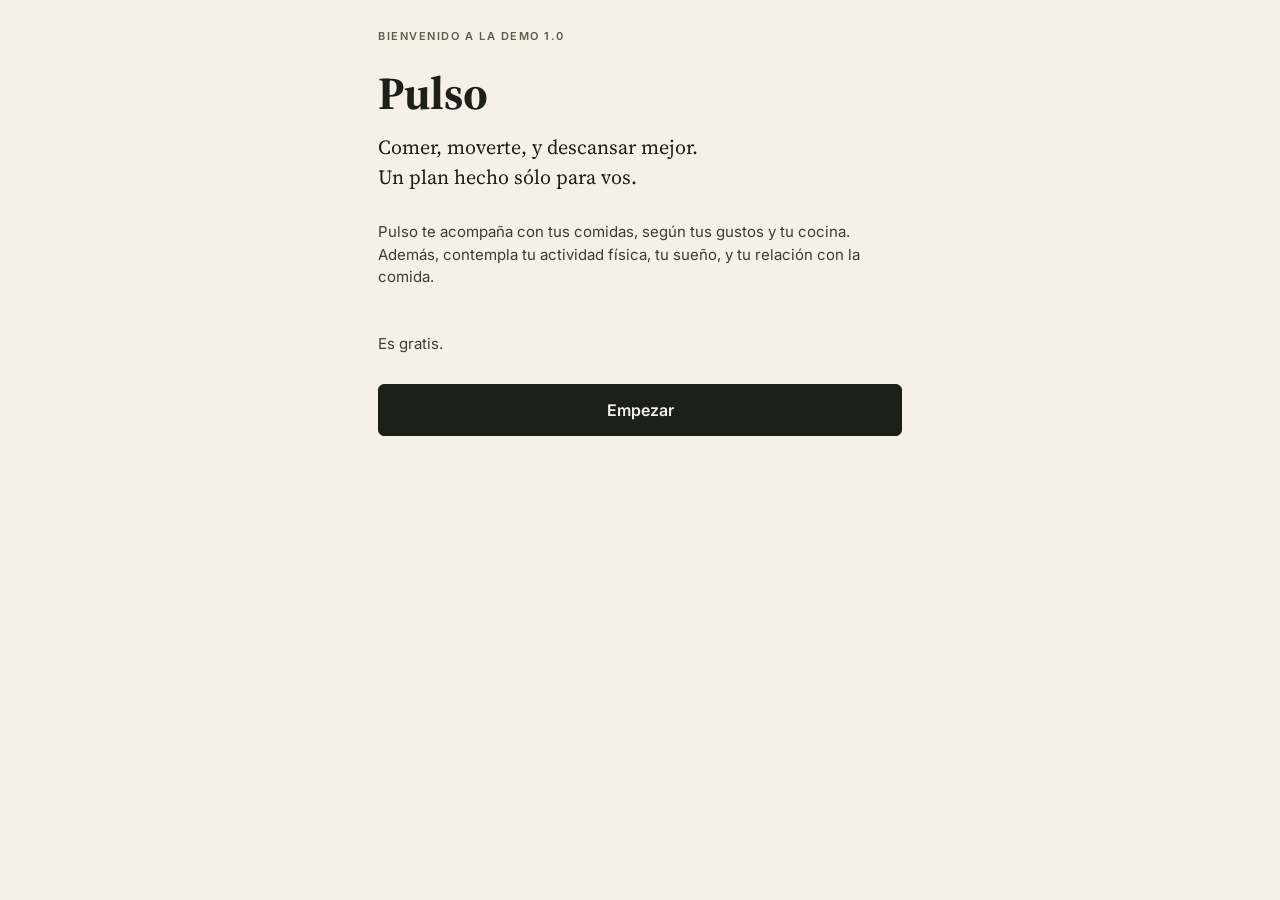
<file: index.html>
<!doctype html>
<html lang="es">
<head>
<meta charset="utf-8">
<meta name="viewport" content="width=device-width,initial-scale=1,maximum-scale=1,user-scalable=no,viewport-fit=cover">
<meta name="theme-color" content="#F5F0E8">
<title>Pulso</title>
<link rel="manifest" href="manifest.webmanifest">
<link rel="icon" type="image/png" href="iconos/icon-192.png">
<link rel="apple-touch-icon" href="iconos/apple-touch-icon.png">
<meta name="apple-mobile-web-app-capable" content="yes">
<meta name="mobile-web-app-capable" content="yes">
<meta name="apple-mobile-web-app-title" content="Pulso">
<meta name="apple-mobile-web-app-status-bar-style" content="default">
<link rel="preconnect" href="https://fonts.googleapis.com">
<link rel="stylesheet" href="https://fonts.googleapis.com/css2?family=Inter:wght@400;500;600;700&family=Source+Serif+4:opsz,wght@8..60,600;8..60,700&display=swap">
<style>
/* Layout: una columna (máx. 720px); cuestionario inicial de una pregunta por pantalla; luego pestañas Hoy / Movimiento / Semana / Historial / Recetario / Perfil. */
:root{box-sizing:border-box;padding-top:env(safe-area-inset-top,0px);padding-bottom:env(safe-area-inset-bottom,0px)}
body{margin:0} img{max-width:100%} [hidden]{display:none!important}
/* Sin zoom: nada de doble toque; los campos con 16 px para que el iPhone no agrande la página al tocarlos. */
html{touch-action:manipulation} input,textarea,select{font-size:16px!important}
:root{
  --bg:#F5F0E8; --box:#E8E0D0; --card:#FBF8F2; --ink:#1C2018; --body:#3A3E2E; --muted:#5A5E4A;
  --green:#4A5C42; --gold:#C8C4A0; --ok:#3F6B3A; --ok-bg:#DCE6D3; --warn:#8A5A12; --warn-bg:#F1E3C4; --bad:#7A2E22; --bad-bg:#F1DCD5;
  --serif:"Source Serif 4",Georgia,"Times New Roman",serif; --sans:"Inter",system-ui,-apple-system,"Segoe UI",sans-serif;
}
@media (prefers-color-scheme: dark){:root:not([data-theme="light"]){
  --bg:#171A14;--box:#22271E;--card:#1D2119;--ink:#ECE6D8;--body:#D2CCBC;--muted:#A3A08C;--green:#8AA27E;--gold:#4F4C38;
  --ok:#A9CC9F;--ok-bg:#26381F;--warn:#E6C27A;--warn-bg:#3D3016;--bad:#F0A898;--bad-bg:#4A2219;color-scheme:dark}}
:root[data-theme="dark"]{
  --bg:#171A14;--box:#22271E;--card:#1D2119;--ink:#ECE6D8;--body:#D2CCBC;--muted:#A3A08C;--green:#8AA27E;--gold:#4F4C38;
  --ok:#A9CC9F;--ok-bg:#26381F;--warn:#E6C27A;--warn-bg:#3D3016;--bad:#F0A898;--bad-bg:#4A2219;color-scheme:dark}
*{box-sizing:border-box}
body{background:var(--bg);color:var(--body);font-family:var(--sans);font-size:15px;line-height:1.5}
.wrap{max-width:720px;margin:0 auto;padding-inline:18px;padding-block:22px 64px}
.top{display:flex;justify-content:space-between;align-items:flex-end;gap:12px;flex-wrap:wrap}
.eyebrow{font-size:11px;letter-spacing:.14em;text-transform:uppercase;color:var(--muted);font-weight:600}
h1{font-family:var(--serif);font-weight:700;color:var(--ink);font-size:clamp(26px,6vw,34px);line-height:1.1;margin:.2em 0 0;text-wrap:balance}
.date{font-size:13.5px;color:var(--muted)}
.tabs{overflow-x:auto;overflow-y:hidden;touch-action:pan-x;overscroll-behavior:contain;scrollbar-width:none;position:sticky;top:env(safe-area-inset-top,0px);z-index:5;background:var(--bg);display:flex;gap:4px;margin:16px 0 18px;border-bottom:1px solid var(--gold)}
.tabs::-webkit-scrollbar{display:none}
.tab{flex:0 0 auto;font:inherit;font-size:14px;font-weight:600;color:var(--muted);background:none;border:0;border-bottom:2px solid transparent;padding:10px 12px;cursor:pointer;margin-bottom:-1px}
.tab[aria-selected="true"]{color:var(--ink);border-bottom-color:var(--green)}
.tab:focus-visible,.btn:focus-visible,.chip:focus-visible,.slot:focus-visible{outline:2px solid var(--green);outline-offset:2px}
.stack{display:flex;flex-direction:column;gap:16px}
.slots{display:flex;flex-wrap:wrap;gap:6px}   /* fijo: los momentos del día pasan de renglón en lugar de deslizarse */
.slot{flex:0 0 auto;font:inherit;font-size:12.5px;background:var(--card);color:var(--body);border:1px solid var(--gold);border-radius:999px;padding:6px 11px;cursor:pointer;display:inline-flex;gap:6px;align-items:center}
.slot[aria-pressed="true"]{background:var(--ink);color:var(--bg);border-color:var(--ink)}
.slot .ck{font-weight:700;color:var(--ok)} .slot[aria-pressed="true"] .ck{color:var(--bg)}
.card{background:var(--card);border:1px solid var(--gold);border-radius:8px;padding:18px}
.hero{border-top:3px solid var(--ink)}
.label{font-size:11px;letter-spacing:.12em;text-transform:uppercase;color:var(--muted);font-weight:700}
h2{font-family:var(--serif);font-size:23px;line-height:1.2;color:var(--ink);margin:6px 0 4px;text-wrap:balance}
h3{font-size:12px;letter-spacing:.12em;text-transform:uppercase;color:var(--ink);margin:0 0 8px}
.meta{display:flex;flex-wrap:wrap;gap:6px 14px;font-size:13px;color:var(--muted);font-variant-numeric:tabular-nums}
.meta b{color:var(--ink);font-weight:600}
.note{font-size:13px;color:var(--muted)}
.factor{display:inline-block;background:var(--warn-bg);color:var(--warn);font-size:12px;font-weight:600;border-radius:4px;padding:2px 8px;margin-top:8px}
.ing{list-style:none;padding:0;margin:14px 0 0;display:grid;grid-template-columns:1fr auto;border-top:1px solid var(--gold)}
.ing li{display:contents}
.ing span{padding:7px 0;border-bottom:1px solid var(--gold);font-size:14px}
.ing span:last-child{text-align:right;font-variant-numeric:tabular-nums;color:var(--ink);font-weight:600;padding-left:12px;white-space:nowrap}
.ing small{color:var(--muted);font-weight:400}
ol.steps{margin:14px 0 0;padding-left:20px;display:flex;flex-direction:column;gap:6px;font-size:14px}
.row{display:flex;flex-wrap:wrap;gap:8px;align-items:center}
.btn{font:inherit;font-size:14px;font-weight:600;border-radius:6px;padding:9px 14px;cursor:pointer;border:1px solid var(--ink);background:transparent;color:var(--ink)}
.btn.primary{background:var(--ink);color:var(--bg)}
.btn.small{font-size:13px;padding:6px 10px}
.btn[disabled]{opacity:.5;cursor:default}
.seg{display:inline-flex;border:1px solid var(--gold);border-radius:6px;overflow:hidden}
.seg button{font:inherit;font-size:13px;background:var(--card);color:var(--body);border:0;border-right:1px solid var(--gold);padding:8px 10px;cursor:pointer}
.seg button:last-child{border-right:0}
.seg button[aria-pressed="true"]{background:var(--green);color:var(--bg)}
.actions{margin-top:16px;padding-top:14px;border-top:1px solid var(--gold);display:flex;flex-direction:column;gap:10px}
.prog{display:grid;grid-template-columns:repeat(auto-fit,minmax(150px,1fr));gap:10px}
.pi{background:var(--card);border:1px solid var(--gold);border-radius:6px;padding:10px 12px;min-width:0}
.pi .v{font-size:18px;font-weight:700;color:var(--ink);font-variant-numeric:tabular-nums}
.pi .v small{font-size:12px;font-weight:500;color:var(--muted)}
.pi .k{font-size:12px;color:var(--muted)}
.bar{height:5px;background:var(--box);border-radius:3px;margin-top:6px;overflow:hidden}
.bar i{display:block;height:100%;background:var(--green)}
.pi.done{border-color:var(--ok)} .pi.done .bar i{background:var(--ok)}
.pi.over{border-color:var(--warn)} .pi.over .bar i{background:var(--warn)}
.log{list-style:none;margin:0;padding:0;display:flex;flex-direction:column}
.log li{display:flex;justify-content:space-between;gap:10px;padding:9px 0;border-bottom:1px solid var(--gold);font-size:14px;align-items:flex-start}
.log li > div{min-width:0}
.log .s{font-size:11.5px;color:var(--muted);text-transform:uppercase;letter-spacing:.08em}
.x{font:inherit;background:none;border:0;color:var(--muted);cursor:pointer;font-size:18px;line-height:1;padding:2px 6px}
textarea,input[type=number],select{font:inherit;color:var(--body);background:var(--card);border:1px solid var(--gold);border-radius:6px;padding:8px 10px}
textarea{width:100%;min-height:64px;resize:vertical}
input[type=number]{width:90px}
.ex{background:var(--warn-bg);border-color:var(--warn)}
.ex h3{color:var(--warn)}
.banner{background:var(--box);border-left:3px solid var(--warn);padding:10px 12px;font-size:13.5px}
.det{font-size:12.5px;color:var(--muted);margin-top:2px}
.det.warn{color:var(--warn)}
.tbl{overflow-x:auto}
table{border-collapse:collapse;width:100%;font-size:13px;font-variant-numeric:tabular-nums}
th,td{padding:7px 8px;border-bottom:1px solid var(--gold);text-align:right;white-space:nowrap}
th:first-child,td:first-child{text-align:left}
th{font-size:11px;letter-spacing:.08em;text-transform:uppercase;color:var(--muted);font-weight:700}
td.ok{color:var(--ok);font-weight:600} td.low{color:var(--bad)} td.hi{color:var(--warn);font-weight:600}
.rgroup{display:flex;flex-direction:column;gap:10px}
details.rec{background:var(--card);border:1px solid var(--gold);border-radius:6px;padding:10px 14px}
details.rec summary{cursor:pointer;font-weight:600;color:var(--ink);list-style:none;display:flex;justify-content:space-between;gap:10px}
details.rec summary::-webkit-details-marker{display:none}
details.rec summary span:last-child{font-weight:500;color:var(--muted);font-size:13px;white-space:nowrap;font-variant-numeric:tabular-nums}
.tags{display:flex;flex-wrap:wrap;gap:5px;margin-top:8px}
.tag{font-size:11px;font-weight:600;border-radius:4px;padding:2px 7px;background:var(--box);color:var(--body)}
.tag.r{background:var(--bad-bg);color:var(--bad)} .tag.c{background:var(--ok-bg);color:var(--ok)}
.sep{height:1px;background:var(--gold);margin:6px 0}
@media (prefers-reduced-motion:reduce){*{transition:none!important}}


.btn.ghost{border-color:var(--gold);color:var(--muted)}
.btn.link{border:0;background:none;color:var(--muted);text-decoration:underline;padding:6px 0;font-weight:500}
.btn.big{font-size:16px;padding:13px 18px;width:100%}
.volver{align-self:flex-start;font:inherit;font-size:15px;font-weight:600;color:var(--muted);background:none;border:0;padding:4px 0;margin:-6px 0 -4px;cursor:pointer}
.volver:focus-visible{outline:2px solid var(--green);outline-offset:2px}
.barra-sup{display:flex;justify-content:space-between;align-items:center;margin:-6px 0 -4px}
.barra-sup .volver{margin:0}
.btn.link.admin-link{font-size:13px;padding:4px 0}
.opts{display:flex;flex-wrap:wrap;gap:6px}
.opt{font:inherit;font-size:13.5px;background:var(--card);color:var(--body);border:1px solid var(--gold);border-radius:999px;padding:7px 12px;cursor:pointer}
.opt.on{background:var(--green);border-color:var(--green);color:var(--bg)}
.opt:focus-visible,.choice:focus-visible{outline:2px solid var(--green);outline-offset:2px}
#onb{max-width:560px;margin:0 auto;padding-inline:18px;padding-block:28px 64px}
.onb-card{display:flex;flex-direction:column;gap:14px}
.onb-card h1{font-size:clamp(34px,9vw,46px)}
.onb-card h2{font-size:26px;margin:0}
.lead{font-family:var(--serif);font-size:20px;color:var(--ink);margin:0;text-wrap:balance}
.onb-prog{height:2px;background:var(--gold);overflow:hidden}
.onb-prog i{display:block;height:100%;background:#fff;transition:width .25s}
#cuenta{position:fixed;left:0;right:0;bottom:env(safe-area-inset-bottom,0px);height:5px;background:var(--box);z-index:40}
#cuenta i{display:block;height:100%;width:0;background:var(--green)}
.campos{display:flex;flex-direction:column;gap:12px}
.campo{display:flex;flex-direction:column;gap:6px;font-size:14px;font-weight:600;color:var(--muted)}
.campo input{font:inherit;font-size:16px;font-weight:400;color:var(--body);background:var(--card);border:1px solid var(--gold);border-radius:6px;padding:11px 12px}
.campo input:focus-visible{outline:2px solid var(--green);outline-offset:1px}
.enlace-baja{margin:4px 0 0;text-align:center;font-size:12.5px} .enlace-baja a{color:var(--muted)}
.btn.peligro{background:var(--bad);border-color:var(--bad);color:var(--bg)}
#baja-resp{width:100%;font:inherit;font-size:16px;color:var(--body);background:var(--card);border:1px solid var(--gold);border-radius:6px;padding:10px 12px}
#carga{position:fixed;inset:0;z-index:60;background:var(--bg);display:flex;flex-direction:column;align-items:center;justify-content:center;gap:16px}
#carga svg{width:64px;height:64px}
#carga .fondo{fill:var(--box)}
#carga .torta{fill:none;stroke:var(--green);stroke-width:30;stroke-dasharray:94.25;stroke-dashoffset:94.25;transform:rotate(-90deg);transform-origin:32px 32px}
#carga p{margin:0;color:var(--muted);font-size:14px}
.confirmar{display:flex;flex-direction:column;gap:10px;align-items:stretch;border-top:1px solid var(--gold);padding-top:12px}
.confirmar-preg{margin:0;font-weight:600;color:var(--ink)}
.btn.mantener{position:relative;overflow:hidden;border-color:var(--bad);color:var(--bad);background:transparent;touch-action:none;user-select:none;-webkit-user-select:none;-webkit-touch-callout:none}
.mantener-barra{position:absolute;left:0;top:0;bottom:0;width:100%;background:var(--bad-bg)}
.mantener-txt{position:relative;font-weight:700}
.aviso-tyc{background:var(--bad-bg);color:var(--bad);border-radius:8px;padding:12px 14px;font-weight:500}
.btn-perfil{flex:0 0 auto;width:42px;height:42px;border-radius:50%;border:1px solid var(--gold);background:var(--card);color:var(--ink);display:grid;place-items:center;cursor:pointer;padding:0}
.btn-perfil svg{width:22px;height:22px}
.btn-perfil[aria-current="page"]{background:var(--ink);border-color:var(--ink);color:var(--bg)}
.btn-perfil:focus-visible{outline:2px solid var(--green);outline-offset:2px}
.top{align-items:flex-start;flex-wrap:nowrap}
.top .date{margin-top:4px}
.tarjeta{touch-action:pan-y;user-select:none;-webkit-user-select:none;cursor:grab}
.tarjeta .btn{user-select:none}
.marcas{list-style:none;margin:0;padding:0;display:flex;flex-direction:column;gap:8px}
.marcas li{display:flex;justify-content:space-between;align-items:center;gap:10px;font-size:14px}
.marcas select{width:58%}
.guia{position:relative;background:var(--ink);color:var(--bg);border-radius:10px;padding:12px 14px;margin-bottom:4px;display:flex;flex-direction:column;gap:8px;align-items:flex-start;font-size:14px}
.guia p{margin:0}
.guia::after{content:"";position:absolute;left:24px;bottom:-7px;width:14px;height:14px;background:var(--ink);transform:rotate(45deg)}
.guia .btn{border-color:var(--bg);color:var(--bg)}
.codigo{font-family:ui-monospace,Menlo,monospace;letter-spacing:.04em}
.subpasos{margin:6px 0 0;padding-left:20px;display:flex;flex-direction:column;gap:4px;font-size:14px}
.choice-det{display:block;font-size:13px;font-weight:400;color:var(--muted);margin-top:2px}
.sheet-card.preguntas{gap:14px}
.pi .fuentes{margin-top:8px;padding:4px 10px;font-size:13px}
.pi.ancho{grid-column:1/-1}
.num-grande{font-size:28px!important;font-weight:600;padding:12px 14px;width:100%;text-align:center;font-variant-numeric:tabular-nums}
.choices.unidades{flex-direction:row}
.choices.unidades .choice{flex:1;justify-content:center;text-align:center}
.sheet-card.vitc ul{list-style:none;margin:0;padding:0;display:flex;flex-direction:column;gap:6px}
.sheet-card.vitc .cubierta{border:1px solid var(--ok);border-radius:8px;padding:10px 12px;display:flex;flex-direction:column;gap:6px}
.fuentes-lista li{display:flex;justify-content:space-between;align-items:center;gap:8px;padding:8px 10px;border:1px solid var(--gold);border-radius:8px}
.fuentes-lista li span:first-child{display:flex;flex-direction:column}
.fuentes-lista li small{color:var(--muted);font-size:13px}
.fuentes-lista li.on{border-color:var(--ok);background:var(--ok-bg)}
.menu-perfil{display:flex;flex-direction:column;background:var(--card);border:1px solid var(--gold);border-radius:8px;overflow:hidden}
.menu-perfil button{font:inherit;font-size:16px;font-weight:600;color:var(--ink);background:none;border:0;border-bottom:1px solid var(--gold);padding:15px 16px;display:flex;justify-content:space-between;align-items:center;cursor:pointer;text-align:left}
.menu-perfil button:last-child{border-bottom:0}
.menu-perfil button:focus-visible{outline:2px solid var(--green);outline-offset:-2px}
.botones-marcas .btn{flex:1;font-size:15px;padding:12px}
.btn.guardar{background:var(--ok);border-color:var(--ok);color:var(--bg)}
.btn.cancelar{background:var(--bad);border-color:var(--bad);color:var(--bg)}
.pasos-vis{list-style:none;margin:0;padding:0;display:flex;flex-direction:column;gap:12px}
.paso-vis{display:grid;grid-template-columns:30px 1fr;gap:12px;align-items:start;background:var(--card);border:1px solid var(--gold);border-radius:10px;padding:12px}
.paso-vis p{margin:0 0 8px}
.paso-n{width:30px;height:30px;border-radius:50%;background:var(--ink);color:var(--bg);display:grid;place-items:center;font-weight:700}
.ico{display:inline-grid;place-items:center;width:24px;height:24px;color:var(--muted)} .ico svg{width:22px;height:22px}
.ico.grande{width:36px;height:36px} .ico.grande svg{width:30px;height:30px}
.ico.resalta{color:#0A84FF;border-radius:8px;box-shadow:0 0 0 2px #0A84FF;padding:2px;width:30px;height:30px}
.mock{border:1px solid var(--gold);border-radius:10px;background:var(--box);padding:8px 12px;display:flex;align-items:center;gap:14px;max-width:300px}
.mock.barra{justify-content:space-between}
.mock-url{font-size:13px;color:var(--muted);flex:1;overflow:hidden;text-overflow:ellipsis;white-space:nowrap}
.mock.menu{justify-content:space-between;font-size:15px;color:var(--ink)}
.mock.boton{justify-content:flex-end} .resalta-txt{color:#0A84FF;font-weight:700;border-radius:6px;box-shadow:0 0 0 2px #0A84FF;padding:2px 8px}
.mock.inicio{flex-direction:column;align-items:flex-start;gap:4px;font-size:12px;color:var(--ink);width:max-content}
.mock.inicio img{border-radius:13px}
#sheet.pantalla{background:var(--bg);align-items:flex-start;padding:calc(env(safe-area-inset-top,0px) + 18px) 18px 18px;overflow:auto}
#sheet.pantalla .sheet-card{max-height:none;padding:10px 0;background:none;max-width:560px;margin:0 auto}
.choices{display:flex;flex-direction:column;gap:8px}
.choice{font:inherit;font-size:15px;text-align:left;background:var(--card);color:var(--body);border:1px solid var(--gold);border-radius:8px;padding:13px 14px;cursor:pointer}
.choice.on{border-color:var(--green);background:var(--ok-bg);color:var(--ink);font-weight:600}
.choice.ninguna{background:var(--box);border-color:var(--muted);font-weight:600}
.choice.ninguna.on{border-color:var(--green);background:var(--ok-bg)}
.otro-wrap input,#emoOtro{width:100%}
input[type=text]{font:inherit;color:var(--body);background:var(--card);border:1px solid var(--gold);border-radius:6px;padding:10px 12px}
.onb-nav{justify-content:space-between;margin-top:4px}
.nums{display:flex;flex-direction:column;gap:12px}
.num{display:flex;justify-content:space-between;align-items:center;gap:12px;background:var(--card);border:1px solid var(--gold);border-radius:8px;padding:10px 14px}
.numrow{display:flex;align-items:center;gap:8px}
.numrow input{width:100px;font-size:16px}
.checks{margin:0;padding-left:20px;display:flex;flex-direction:column;gap:6px}
.legal{font-size:13px;color:var(--body)} .legal p{margin:8px 0}
.ideas{margin:0;padding-left:18px;display:flex;flex-direction:column;gap:8px}
#sheet{position:fixed;inset:0;background:rgba(20,22,16,.45);display:flex;align-items:flex-end;justify-content:center;z-index:20;padding:12px}
.sheet-card{background:var(--bg);border-radius:12px;padding:18px;max-width:560px;width:100%;display:flex;flex-direction:column;gap:12px;max-height:90vh;overflow:auto;margin-bottom:env(safe-area-inset-bottom,0px)}
.sheet-card h2{margin:0}
.pasos-inst{margin:0;padding-left:22px;display:flex;flex-direction:column;gap:10px}
.aviso-inst{margin:0;background:var(--warn-bg);color:var(--ink);border-radius:8px;padding:10px 12px;font-size:14px}
@media (prefers-reduced-motion:reduce){.onb-prog i{transition:none}}

</style>
</head>
<body>

<div id="onb" hidden></div>
<div id="app" hidden>
<div class="wrap">
  <div class="top">
    <div>
      <div class="eyebrow">Comer · moverte · descansar</div>
      <h1>Pulso</h1>
      <div class="date" id="fecha"></div>
    </div>
    <button type="button" id="btnPerfil" class="btn-perfil" aria-label="Perfil" title="Perfil"><svg viewBox="0 0 24 24" fill="none" stroke="currentColor" stroke-width="1.8" stroke-linecap="round" aria-hidden="true"><circle cx="12" cy="8" r="4"/><path d="M4 20.5c0-4.2 3.6-6.5 8-6.5s8 2.3 8 6.5"/></svg></button>
  </div>
  <div class="tabs" role="tablist">
    <button class="tab" role="tab" data-v="hoy">Hoy</button>
    <button class="tab" role="tab" data-v="mov">Movimiento</button>
    <button class="tab" role="tab" data-v="semana">Semana</button>
    <button class="tab" role="tab" data-v="historial">Historial</button>
    <button class="tab" role="tab" data-v="recetario">Recetario</button>
  </div>
  <div id="storeBanner" class="banner" hidden>Este navegador no está guardando tus datos (modo privado o almacenamiento bloqueado). Lo que registres se pierde al cerrar.</div>
  <div id="v-hoy" class="stack"></div>
  <div id="v-mov" class="stack" hidden></div>
  <div id="v-semana" class="stack" hidden></div>
  <div id="v-historial" class="stack" hidden></div>
  <div id="v-recetario" class="stack" hidden></div>
  <div id="v-perfil" class="stack" hidden></div>
</div>
</div>
<div id="cuenta" hidden aria-hidden="true"><i></i></div>
<div id="carga" hidden role="status" aria-live="polite"><svg viewBox="0 0 64 64" aria-hidden="true"><circle class="fondo" cx="32" cy="32" r="30"/><circle class="torta" cx="32" cy="32" r="15"/></svg><p id="cargaTxt"></p></div>
<div id="sheet" hidden role="dialog" aria-modal="true" aria-label="Hambre y emociones"></div>

<script>
// ==== CONFIGURACIÓN ====
// Para activar la base común: pegá acá la URL del proyecto de Supabase y su clave pública ("publishable key", sb_publishable_…).
// Con los dos vacíos, la app funciona igual y no envía nada. Nunca pegues acá una clave secreta (sb_secret_… o service_role).
const CONFIG = {
  SUPABASE_URL: "https://aihixquihhpirxmjhumg.supabase.co",
  SUPABASE_ANON_KEY: "sb_publishable_4rprl49Z0iCw1uuv0Bk6Tw_7-bdMaTb",
  // Recordatorios (Web Push): clave pública VAPID. La privada vive solo en los secretos de la función de Supabase.
  VAPID_PUBLICA: "BPbi0hFzII-GcGYVX2Y_ulYxwdQc9rpX-vS5ejgFcRfzqGNYFvNvC_zX2cBmvJ9jSuYVHAFvCbnUs60_1TXyYZA",
  APP_VERSION: "0.8.0",
  DEMO: "demo 1.0",   // versión de la demo: la pantalla de inicio dice «Bienvenido a la demo 1.0»
  CONTACTO: "verificacionpulso@gmail.com",
  // Apple Salud por el atajo «Pulso Salud»: apagado hasta que el atajo funcione en el iPhone (en la prueba del 28/10/2026 daba «No samples found»).
  SALUD: false,
  // Atajo «Pulso Salud» (Apple Salud → Pulso): enlace de iCloud; mientras tanto, el archivo firmado del repositorio.
  ATAJO_SALUD: "https://mateomartinello.github.io/pulso-demo1.0/atajo/Pulso%20Salud.shortcut",
};

// ==== INGREDIENTES (valores aproximados por 100 g: kcal, proteína g, fibra g, hc = carbohidratos disponibles g, gr = grasas g) ====
// g = grupos para filtrar según el perfil: vacuna, cerdo, pollo, pescado, marisco, huevo, lacteo, soja, legumbre, gluten, mani, nuez
// (el maní también lleva «nuez»: por precaución, quien es alérgico a los frutos secos tampoco recibe recetas con maní)
const ING = {
  fideosInt:   {n:"Fideos integrales (secos)", k:350, p:14, f:9, hc:66, gr:2.5, integral:true, g:["gluten"]},
  arrozInt:    {n:"Arroz integral (crudo)", k:365, p:7.5, f:3.5, hc:72, gr:2.7, integral:true},
  avena:       {n:"Avena", k:380, p:13, f:10, hc:59, gr:7, integral:true, g:["gluten"]},
  pan:         {n:"Pan", k:243, p:12.1, f:5.4, hc:37, gr:3.4, integral:true, u:38, uN:"rebanada", g:["gluten"], pan:true},
  rapiditaInt: {n:"Rapiditas integrales", k:290, p:9, f:6, hc:45, gr:7, integral:true, u:40, uN:"rapidita", g:["gluten"]},
  galletaArroz:{n:"Galletas de arroz", k:380, p:8, f:3, hc:79, gr:3, integral:true, u:10, uN:"galleta"},
  panRallado:  {n:"Pan rallado", k:395, p:13, f:4.5, hc:72, gr:5, g:["gluten"]},
  papa:        {n:"Papa", k:77, p:2, f:2.2, hc:15.5, gr:0.1},
  batata:      {n:"Batata", k:86, p:1.6, f:3, hc:19, gr:0.1, veg:true},
  pollo:       {n:"Pechuga de pollo (cruda)", k:120, p:22.5, f:0, hc:0, gr:2.6, pr:true, g:["pollo"]},
  vacuna:      {n:"Carne vacuna magra: nalga o peceto (cruda)", k:135, p:21.5, f:0, hc:0, gr:4.5, roja:true, pr:true, g:["vacuna"]},
  cerdo:       {n:"Solomillo de cerdo (crudo)", k:143, p:21, f:0, hc:0, gr:5, roja:true, pr:true, g:["cerdo"]},
  merluza:     {n:"Filet de merluza (crudo)", k:90, p:18, f:0, hc:0, gr:2, pr:true, g:["pescado"]},
  atun:        {n:"Atún al natural (escurrido)", k:116, p:25.5, f:0, hc:0, gr:1.5, atun:true, u:120, uN:"lata", fijo:true, g:["pescado"]},
  milaSoja:    {n:"Milanesa de soja", k:280, p:12, f:3.5, hc:31, gr:12, u:80, uN:"unidad", pr:true, g:["soja","gluten"]},
  tofu:        {n:"Tofu", k:76, p:8, f:0.3, hc:1.9, gr:4.8, pr:true, g:["soja"]},
  lentejas:    {n:"Lentejas cocidas (de lata, enjuagadas)", k:116, p:9, f:8, hc:15, gr:0.4, pr:true, g:["legumbre"]},
  garbanzos:   {n:"Garbanzos cocidos (de lata, enjuagados)", k:164, p:9, f:7.6, hc:22, gr:2.6, pr:true, g:["legumbre"]},
  huevo:       {n:"Huevo", k:143, p:12.6, f:0, hc:0.7, gr:10, u:50, uN:"huevo", pr:true, g:["huevo"]},
  quesoCrem:   {n:"Queso cremoso / fresco", k:300, p:20, f:0, hc:2, gr:24, pr:true, g:["lacteo"]},
  quesoUnt:    {n:"Queso untable descremado", k:130, p:11, f:0, hc:4, gr:8, g:["lacteo"]},
  quesoRall:   {n:"Queso rallado", k:390, p:33, f:0, hc:3, gr:27.5, pr:true, g:["lacteo"]},
  yogGriego:   {n:"Yogur griego natural", k:110, p:8, f:0, hc:4, gr:7, g:["lacteo"]},
  yogNat:      {n:"Yogur natural sin azúcar", k:65, p:4, f:0, hc:5, gr:3, g:["lacteo"]},
  leche:       {n:"Leche", k:61, p:3.2, f:0, hc:4.8, gr:3.3, g:["lacteo"]},
  bebidaVeg:   {n:"Bebida vegetal sin azúcar", k:20, p:0.6, f:0.3, hc:0.6, gr:1.3},
  tomate:      {n:"Tomate", k:18, p:0.9, f:1.2, hc:2.7, gr:0.2, veg:true},
  salsaTom:    {n:"Tomate triturado", k:30, p:1.5, f:1.5, hc:5, gr:0.2, veg:true},
  lechuga:     {n:"Lechuga", k:15, p:1.4, f:1.3, hc:1.5, gr:0.2, veg:true},
  rucula:      {n:"Rúcula", k:25, p:2.6, f:1.6, hc:2, gr:0.7, veg:true},
  espinaca:    {n:"Espinaca", k:23, p:2.9, f:2.2, hc:1.4, gr:0.4, veg:true},
  zanahoria:   {n:"Zanahoria", k:41, p:0.9, f:2.8, hc:7, gr:0.2, veg:true},
  zapallo:     {n:"Zapallo anco", k:45, p:1, f:2, hc:9, gr:0.1, veg:true},
  zucchini:    {n:"Zucchini", k:17, p:1.2, f:1, hc:2.1, gr:0.3, veg:true},
  morron:      {n:"Morrón rojo", k:31, p:1, f:2.1, hc:5, gr:0.3, veg:true, vitC:true},
  cebolla:     {n:"Cebolla", k:40, p:1.1, f:1.7, hc:7.8, gr:0.1, veg:true},
  palta:       {n:"Palta", k:160, p:2, f:6.7, hc:1.8, gr:14.7},
  aceitunas:   {n:"Aceitunas", k:145, p:1, f:3.3, hc:0.5, gr:15},
  aceite:      {n:"Aceite de oliva", k:884, p:0, f:0, hc:0, gr:100, u:13, uN:"cda."},
  banana:      {n:"Banana", k:89, p:1.1, f:2.6, hc:19, gr:0.3, fruta:true, u:120, uN:"banana"},
  manzana:     {n:"Manzana", k:52, p:0.3, f:2.4, hc:11, gr:0.2, fruta:true, u:180, uN:"manzana"},
  pera:        {n:"Pera", k:57, p:0.4, f:3.1, hc:12, gr:0.1, fruta:true, u:180, uN:"pera"},
  naranja:     {n:"Naranja", k:47, p:0.9, f:2.4, hc:9.4, gr:0.1, fruta:true, vitC:true, u:180, uN:"naranja"},
  mandarina:   {n:"Mandarina", k:53, p:0.8, f:1.8, hc:11, gr:0.3, fruta:true, vitC:true, u:100, uN:"mandarina"},
  kiwi:        {n:"Kiwi", k:61, p:1.1, f:3, hc:11.5, gr:0.5, fruta:true, vitC:true, u:75, uN:"kiwi"},
  frutillas:   {n:"Frutillas", k:32, p:0.7, f:2, hc:5.7, gr:0.3, fruta:true, vitC:true},
  pomelo:      {n:"Pomelo", k:42, p:0.8, f:1.6, hc:8.4, gr:0.1, fruta:true, vitC:true},
  nueces:      {n:"Nueces", k:654, p:15, f:6.7, hc:7, gr:65, nuez:true, g:["nuez"]},
  almendras:   {n:"Almendras", k:579, p:21, f:12.5, hc:9.5, gr:50, nuez:true, g:["nuez"]},
  mani:        {n:"Maní tostado sin sal", k:585, p:24, f:8, hc:13, gr:49, nuez:true, g:["mani","nuez"]},
  mantMani:    {n:"Mantequilla de maní", k:590, p:25, f:6, hc:14, gr:50, nuez:true, g:["mani","nuez"]},
  ricota:      {n:"Ricota", k:140, p:11, f:0, hc:3.8, gr:9, g:["lacteo"]},
  clara:       {n:"Clara de huevo", k:52, p:11, f:0, hc:0.7, gr:0.2, u:33, uN:"clara", pr:true, g:["huevo"]},
  hummus:      {n:"Hummus", k:170, p:8, f:6, hc:14, gr:10, g:["legumbre"]},
  remolacha:   {n:"Remolacha", k:43, p:1.6, f:2.8, hc:7.3, gr:0.2, veg:true},
  miel:        {n:"Miel", k:304, p:0.3, f:0, hc:82, gr:0, u:10, uN:"cdita."},
  choco70:     {n:"Chocolate 70% cacao", k:600, p:7.8, f:11, hc:35, gr:43, choco:true},
};
// Tipos de pan según la marca elegida en el cuestionario (valores genéricos de pan lactal blanco y de panadería).
const PANES = {
  bimbo:     {n:"Pan lactal Bimbo", k:265, p:8, f:2.5, hc:47, gr:4, integral:false, u:25},
  fargo:     {n:"Pan lactal Fargo", k:265, p:8, f:2.5, hc:47, gr:4, integral:false, u:25},
  lactal:    {n:"Pan Lactal", k:265, p:8, f:2.5, hc:47, gr:4, integral:false, u:25},
  panaderia: {n:"Pan de panadería", k:270, p:9, f:2.5, hc:52, gr:3, integral:false, u:60, uN:"pan"},
  generico:  {n:"Pan integral", k:250, p:10, f:6, hc:37, gr:3.5, integral:true, u:30},
};

// d = desayuno o merienda · c = colación · p = almuerzo o cena · pre y post = antes y después de entrenar
// i: [ingrediente, gramos, escala] — escala 1 = se ajusta a la energía del perfil; las verduras y frutas no se escalan.
// eq: equipamiento necesario; "horno|freidora" = cualquiera de los dos. cost: 1 barato · 2 medio · 3 más caro.
const RECETAS = [
  // ---- Desayuno o merienda ----
  {id:"d1", s:"d", n:"Tostadas con queso untable, tomate y una banana", t:5, cost:1, eq:[], tipo:"tostadas",
   i:[["pan",76,1],["quesoUnt",40,1],["tomate",80],["banana",120]], pasos:["Tostá el pan.","Untá el queso y sumá el tomate en rodajas.","De postre, una banana."]},
  {id:"d2", s:"d", n:"Yogur con avena, banana y nueces", t:3, cost:2, eq:[], tipo:"yogur",
   i:[["yogNat",200,1],["avena",40,1],["banana",120],["nueces",15]], pasos:["Mezclá el yogur con la avena.","Sumá la banana en rodajas y las nueces picadas."]},
  {id:"d3", s:"d", n:"Huevos revueltos con tostadas y una naranja", t:10, cost:1, eq:["hornalla"], tipo:"huevos",
   i:[["huevo",100,1],["pan",76,1],["aceite",5,1],["naranja",180]], pasos:["Batí los huevos con una pizca de sal.","Cocinalos a fuego bajo con el aceite, revolviendo, 2–3 min.","Acompañá con las tostadas. De postre, la naranja."]},
  {id:"d4", s:"d", n:"Avena cocida con leche y manzana", t:10, cost:1, eq:["hornalla|microondas"], tipo:"avena",
   i:[["avena",50,1],["leche",250,1],["manzana",180]], pasos:["Cociná la avena con la leche 5 min a fuego bajo (o 2 min en microondas), revolviendo.","Sumá la manzana rallada o en cubos y canela."]},
  {id:"d5", s:"d", n:"Tostadas con palta, huevo duro y tomate", t:12, cost:2, eq:["hornalla"], tipo:"tostadas",
   i:[["pan",76,1],["palta",60],["huevo",50,1],["tomate",60]], pasos:["Herví el huevo 10 min.","Pisá la palta sobre las tostadas con sal y limón.","Sumá el huevo en rodajas y el tomate."]},
  {id:"d6", s:"d", n:"Yogur griego con frutillas y almendras", t:3, cost:2, eq:[], tipo:"yogur",
   i:[["yogGriego",200,1],["frutillas",150],["almendras",20]], pasos:["Frutillas cortadas y almendras sobre el yogur."]},
  {id:"d7", s:"d", n:"Tostado de queso y tomate con un kiwi", t:8, cost:1, eq:["horno|freidora|hornalla"], tipo:"tostadas",
   i:[["pan",76,1],["quesoCrem",50,1],["tomate",60],["kiwi",75]], pasos:["Armá el tostado y llevalo a la freidora de aire o al horno 5 min (o a la plancha).","Un kiwi de postre."]},
  {id:"d8", s:"d", n:"Avena con bebida vegetal, banana y nueces", t:10, cost:2, eq:["hornalla|microondas"], tipo:"avena",
   i:[["avena",50,1],["bebidaVeg",250,1],["banana",120],["nueces",15]], pasos:["Cociná la avena con la bebida vegetal 5 min (o 2 min en microondas).","Sumá la banana y las nueces."]},
  {id:"d9", s:"d", n:"Tostadas con palta y tomate, y una naranja", t:5, cost:2, eq:[], tipo:"tostadas",
   i:[["pan",76,1],["palta",80],["tomate",80],["naranja",180]], pasos:["Pisá la palta con sal y limón sobre las tostadas.","Sumá el tomate. De postre, una naranja."]},
  {id:"d10", s:"d", n:"Galletas de arroz con queso y tomate, y mandarinas", t:3, cost:1, eq:[], tipo:"tostadas",
   i:[["galletaArroz",30,1],["quesoCrem",40,1],["tomate",80],["mandarina",200]], pasos:["Queso y tomate sobre las galletas.","De postre, dos mandarinas."]},
  {id:"d11", s:"d", n:"Yogur natural con frutillas y banana", t:3, cost:1, eq:[], tipo:"yogur",
   i:[["yogNat",250,1],["frutillas",150],["banana",120]], pasos:["Fruta cortada sobre el yogur."]},
  {id:"d12", s:"d", n:"Tostadas con mantequilla de maní y banana", t:3, cost:1, eq:[], tipo:"tostadas",
   i:[["pan",76,1],["mantMani",20,1],["banana",120]], pasos:["Untá la mantequilla de maní y sumá la banana en rodajas."]},

  {id:"d13", s:"d", n:"Galletas de arroz con palta y tomate, y una naranja", t:3, cost:1, eq:[], tipo:"tostadas",
   i:[["galletaArroz",30,1],["palta",60,1],["tomate",60],["naranja",180]], pasos:["Pisá la palta con sal y limón sobre las galletas.","Sumá el tomate. De postre, una naranja."]},
  {id:"d14", s:"d", n:"Tofu revuelto con tomate y una banana", t:10, cost:2, eq:["hornalla"], tipo:"huevos",
   i:[["tofu",150,1],["tomate",80],["aceite",5,1],["banana",120]], pasos:["Desarmá el tofu con un tenedor y cocinalo con el aceite y una pizca de cúrcuma o pimentón, 5 min.","Sumá el tomate picado. De postre, una banana."]},

  // ---- Colaciones ----
  {id:"c1", s:"c", n:"Banana y nueces", t:0, cost:2, eq:[], i:[["banana",120],["nueces",20,1]], pasos:["Fácil de llevar en un recipiente chico."]},
  {id:"c2", s:"c", n:"Naranja y almendras", t:0, cost:2, eq:[], i:[["naranja",180],["almendras",20,1]], pasos:["Pelala o llevala en gajos."]},
  {id:"c3", s:"c", n:"Manzana y maní", t:0, cost:1, eq:[], i:[["manzana",180],["mani",20,1]], pasos:["Maní tostado sin sal; medí 20 g una vez para calibrar el puñado."]},
  {id:"c4", s:"c", n:"Yogur griego con kiwi", t:0, cost:2, eq:[], i:[["yogGriego",170,1],["kiwi",75]], pasos:["Kiwi en cubos sobre el yogur."]},
  {id:"c5", s:"c", n:"Pera y chocolate 70%", t:0, cost:1, eq:[], i:[["pera",180],["choco70",15,1]], pasos:["Dos cuadraditos de chocolate con 70% de cacao o más."]},
  {id:"c6", s:"c", n:"Mandarinas y galletas de arroz", t:0, cost:1, eq:[], i:[["mandarina",200],["galletaArroz",20,1]], pasos:["Dos mandarinas y dos galletas de arroz."]},
  {id:"c7", s:"c", n:"Zanahoria en bastones con queso", t:3, cost:1, eq:[], i:[["zanahoria",100],["quesoCrem",30,1]], pasos:["Cortá la zanahoria en bastones; queso en cubos."]},
  {id:"c8", s:"c", n:"Dos kiwis", t:0, cost:1, eq:[], i:[["kiwi",150,1]], pasos:["Cortalos a la mitad y comelos con cuchara."]},

  // ---- Almuerzo o cena ----
  {id:"p1", s:"p", n:"Milanesa de pollo con papas rústicas y ensalada", t:35, cost:2, eq:["horno|freidora"], tipo:"milanesas",
   i:[["pollo",140,1],["panRallado",35,1],["huevo",25,1],["papa",200,1],["aceite",15,1],["lechuga",60],["tomate",150],["zanahoria",60]],
   pasos:["Papas en gajos con media cucharada de aceite: freidora de aire o horno a 200 °C, 20–30 min.","Pasá la pechuga fileteada por huevo y pan rallado; freidora de aire o horno a 200 °C, 10–15 min, dándola vuelta.","Ensalada de lechuga, tomate y zanahoria rallada con el resto del aceite y limón."]},
  {id:"p2", s:"p", n:"Fideos integrales con atún, tomate, aceitunas y rúcula", t:20, cost:2, eq:["hornalla"], tipo:"pastas",
   i:[["fideosInt",100,1],["atun",120,1],["tomate",150],["aceitunas",20],["rucula",40],["aceite",15,1]],
   pasos:["Herví los fideos el tiempo del paquete.","Cortá el tomate en cubos y las aceitunas en rodajas.","Mezclá todo con el atún y el aceite; la rúcula al final."]},
  {id:"p3", s:"p", n:"Bowl de arroz integral con pollo, palta, tomate y zanahoria", t:40, cost:2, eq:["hornalla"], tipo:"bowls",
   i:[["arrozInt",75,1],["pollo",120,1],["palta",80],["tomate",120],["zanahoria",60],["lechuga",40],["aceite",10,1]],
   pasos:["Herví el arroz integral 35–40 min (hacé el doble y guardá la mitad).","Cociná el pollo en cubos con pimentón (plancha, horno o freidora de aire).","Armá el bowl con todo y condimentá con aceite y limón."]},
  {id:"p4", s:"p", n:"Milanesa de soja con puré de papa y zapallo", t:30, cost:1, eq:["hornalla","horno|freidora|hornalla"], tipo:"milanesas",
   i:[["milaSoja",80,1],["huevo",50,1],["papa",200,1],["zapallo",200],["tomate",150],["aceite",15,1]],
   pasos:["Herví papa y zapallo en cubos 15–18 min y pisalos con media cucharada de aceite.","Cociná la milanesa de soja (freidora de aire, horno o plancha), 8–10 min.","Ensalada de tomate con huevo duro y el resto del aceite."]},
  {id:"p5", s:"p", n:"Fideos integrales con salsa de tomate, morrón y pollo", t:30, cost:1, eq:["hornalla"], tipo:"pastas",
   i:[["fideosInt",100,1],["pollo",90,1],["salsaTom",200],["morron",80],["cebolla",60],["aceite",13,1],["quesoRall",10,1]],
   pasos:["Rehogá cebolla y morrón con el aceite 5 min.","Sumá el tomate y el pollo en cubos chicos; tapado a fuego bajo 15 min.","Mezclá con los fideos hervidos; queso rallado arriba."]},
  {id:"p6", s:"p", n:"Carne con papa y zapallo al horno y ensalada de rúcula", t:40, cost:3, eq:["horno|freidora"], tipo:"carnes",
   i:[["vacuna",120,1],["papa",300,1],["zapallo",150],["rucula",40],["tomate",120],["aceite",15,1]],
   pasos:["Papa y zapallo en cubos con media cucharada de aceite, al horno a 200 °C 30–35 min (o freidora de aire 20 min).","La carne en bife de 2 cm, freidora de aire u horno 8–10 min.","Ensalada de rúcula y tomate con el resto del aceite."]},
  {id:"p7", s:"p", n:"Merluza al horno con papas y ensalada", t:30, cost:2, eq:["horno|freidora"], tipo:"pescado",
   i:[["merluza",180,1],["papa",300,1],["aceite",15,1],["lechuga",60],["tomate",150]],
   pasos:["Papas en rodajas finas con media cucharada de aceite, al horno 15 min.","Sumá la merluza con limón, sal y pimentón; 12–15 min más.","Ensalada de lechuga y tomate."]},
  {id:"p8", s:"p", n:"Bowl de arroz integral con huevos duros, palta, espinaca y queso", t:40, cost:2, eq:["hornalla"], tipo:"bowls",
   i:[["arrozInt",75,1],["huevo",100,1],["palta",60],["espinaca",50],["tomate",120],["quesoCrem",25,1],["aceite",10,1]],
   pasos:["Herví el arroz integral (o usá el que guardaste).","Herví dos huevos 10 min.","Armá el bowl con espinaca cruda, tomate, palta, queso y los huevos."]},
  {id:"p9", s:"p", n:"Rapiditas integrales de pollo con palta, tomate y queso", t:20, cost:2, eq:["hornalla|horno|freidora"], tipo:"rapiditas",
   i:[["rapiditaInt",120,1],["pollo",90,1],["palta",60],["lechuga",50],["tomate",120],["morron",60],["quesoCrem",25,1]],
   pasos:["Pollo en tiras con pimentón: plancha, horno o freidora de aire, 10–12 min.","Calentá las rapiditas.","Rellená con el pollo, la palta, las verduras y el queso."]},
  {id:"p10", s:"p", n:"Salteado de lentejas con arroz integral, zanahoria y morrón", t:40, cost:1, eq:["hornalla"], tipo:"bowls",
   i:[["lentejas",200,1],["arrozInt",70,1],["zanahoria",80],["morron",80],["cebolla",60],["aceite",13,1]],
   pasos:["Herví el arroz integral.","Rehogá cebolla, zanahoria y morrón con el aceite 8 min.","Sumá las lentejas enjuagadas y el arroz; 3 min más con comino o pimentón."]},
  {id:"p11", s:"p", n:"Bowl de garbanzos, arroz integral, tomate y palta", t:40, cost:1, eq:["hornalla"], tipo:"bowls",
   i:[["garbanzos",160,1],["arrozInt",70,1],["tomate",150],["zanahoria",60],["palta",60],["aceite",10,1]],
   pasos:["Herví el arroz integral.","Enjuagá los garbanzos.","Armá el bowl con tomate, zanahoria rallada y palta; aceite y limón."]},
  {id:"p12", s:"p", n:"Tofu salteado con arroz integral y verduras", t:40, cost:2, eq:["hornalla"], tipo:"bowls",
   i:[["tofu",200,1],["arrozInt",80,1],["zucchini",150],["morron",80],["cebolla",60],["aceite",13,1]],
   pasos:["Herví el arroz integral.","Dorá el tofu en cubos con el aceite.","Sumá las verduras en tiras y salteá 6–8 min; condimentá con pimentón."]},
  {id:"p13", s:"p", n:"Tortilla de papa con ensalada", t:35, cost:1, eq:["hornalla"], tipo:"huevos",
   i:[["papa",300,1],["huevo",150,1],["aceite",15,1],["lechuga",60],["tomate",150]],
   pasos:["Herví la papa en cubos 10 min y escurrí.","Mezclá con los huevos batidos y cociná en sartén con el aceite, tapado, 8 min por lado a fuego bajo.","Ensalada de lechuga y tomate."]},
  {id:"p14", s:"p", n:"Fideos integrales con lentejas en salsa de tomate", t:30, cost:1, eq:["hornalla"], tipo:"pastas",
   i:[["fideosInt",90,1],["lentejas",150,1],["salsaTom",200],["cebolla",60],["zanahoria",60],["aceite",13,1]],
   pasos:["Rehogá cebolla y zanahoria picadas con el aceite.","Sumá el tomate y las lentejas; 10 min a fuego bajo.","Mezclá con los fideos hervidos."]},
  {id:"p15", s:"p", n:"Ensalada completa de pollo, papa y huevo", t:30, cost:1, eq:["hornalla"], tipo:"ensaladas",
   i:[["pollo",100,1],["papa",250,1],["huevo",50,1],["lechuga",60],["tomate",120],["zanahoria",60],["aceite",13,1]],
   pasos:["Herví la papa en cubos y el huevo.","Cociná el pollo a la plancha o hervido y cortalo en tiras.","Mezclá todo con las verduras, aceite y limón."]},
  {id:"p16", s:"p", n:"Solomillo de cerdo con batata al horno y ensalada", t:40, cost:3, eq:["horno|freidora"], tipo:"carnes",
   i:[["cerdo",130,1],["batata",250,1],["aceite",15,1],["rucula",40],["tomate",120]],
   pasos:["Batata en cubos con media cucharada de aceite, al horno 30 min.","El solomillo en medallones, horno o freidora de aire 12–15 min.","Ensalada de rúcula y tomate."]},
  {id:"p17", s:"p", n:"Pizzetas de rapidita integral con pollo y morrón", t:20, cost:2, eq:["horno|freidora"], tipo:"pizzas",
   i:[["rapiditaInt",120,1],["salsaTom",100],["quesoCrem",50,1],["pollo",60,1],["morron",60],["rucula",30],["tomate",100]],
   pasos:["Pollo en tiras cocido (plancha, horno o freidora de aire).","Sobre cada rapidita: tomate, queso, pollo y morrón; horno o freidora 6–8 min.","Rúcula y tomate por encima."]},
  {id:"p18", s:"p", n:"Arroz integral con atún, tomate y huevo", t:40, cost:1, eq:["hornalla"], tipo:"bowls",
   i:[["arrozInt",75,1],["atun",120,1],["huevo",50,1],["tomate",150],["aceite",10,1]],
   pasos:["Herví el arroz integral y el huevo.","Mezclá con el atún, el tomate en cubos y el aceite."]},
  {id:"p19", s:"p", n:"Ensalada de garbanzos con tomate, zanahoria y palta", t:10, cost:1, eq:[], tipo:"ensaladas",
   i:[["garbanzos",200,1],["tomate",150],["zanahoria",80],["palta",60,1],["aceite",10,1]],
   pasos:["Enjuagá los garbanzos de lata.","Mezclalos con el tomate en cubos, la zanahoria rallada y la palta.","Condimentá con aceite, limón y comino o pimentón."]},
  {id:"p20", s:"p", n:"Salteado rápido de tofu con zucchini, morrón y papa", t:15, cost:2, eq:["hornalla"], tipo:"bowls",
   i:[["tofu",200,1],["papa",250,1],["zucchini",150],["morron",80],["aceite",13,1]],
   pasos:["Cociná la papa en cubos chicos: 6 min en microondas tapada, o 10 min hervida.","Dorá el tofu en cubos con el aceite y sumá las verduras en tiras, 5–6 min.","Agregá la papa y condimentá con pimentón."]},
  // ---- Antes de entrenar (1 a 2 h antes): carbohidratos fáciles, poca grasa y poca fibra ----
  {id:"pre1", s:"pre", n:"Banana y galletas de arroz con miel", t:0, cost:1, eq:[], tipo:"pre",
   i:[["banana",120],["galletaArroz",20,1],["miel",10,1]], pasos:["Untá las galletas con la miel.","Y una banana."]},
  {id:"pre2", s:"pre", n:"Tostada con miel y una mandarina", t:3, cost:1, eq:[], tipo:"pre",
   i:[["pan",38,1],["miel",10,1],["mandarina",100]], pasos:["Tostá el pan y untalo con la miel.","Y una mandarina."]},
  {id:"pre3", s:"pre", n:"Yogur con avena y frutillas", t:2, cost:1, eq:[], tipo:"pre",
   i:[["yogNat",150,1],["avena",25,1],["frutillas",100]], pasos:["Mezclá el yogur con la avena.","Sumá las frutillas cortadas."]},
  {id:"pre4", s:"pre", n:"Leche con banana pisada", t:2, cost:1, eq:[], tipo:"pre",
   i:[["leche",200,1],["banana",120]], pasos:["Pisá la banana y mezclala con la leche fría (o licualas)."]},
  {id:"pre5", s:"pre", n:"Pera y galletas de arroz", t:0, cost:1, eq:[], tipo:"pre",
   i:[["pera",180],["galletaArroz",20,1]], pasos:["Una pera y dos galletas de arroz."]},
  // ---- Después de entrenar (en la hora siguiente): proteína y carbohidratos ----
  {id:"post1", s:"post", n:"Yogur griego con banana y avena", t:2, cost:2, eq:[], tipo:"post",
   i:[["yogGriego",170,1],["banana",120],["avena",30,1]], pasos:["Mezclá el yogur con la avena.","Sumá la banana en rodajas."]},
  {id:"post2", s:"post", n:"Sándwich de huevo y tomate", t:12, cost:1, eq:["hornalla"], tipo:"post",
   i:[["pan",76,1],["huevo",100,1],["tomate",60]], pasos:["Herví los huevos 10 min (o hacelos revueltos).","Armá el sándwich con el huevo en rodajas y el tomate."]},
  {id:"post3", s:"post", n:"Tostadas con atún y tomate", t:3, cost:2, eq:[], tipo:"post",
   i:[["pan",76,1],["atun",120],["tomate",80]], pasos:["Escurrí el atún.","Sobre las tostadas, con el tomate en rodajas."]},
  {id:"post4", s:"post", n:"Leche con avena y banana", t:5, cost:1, eq:[], tipo:"post",
   i:[["leche",250,1],["avena",40,1],["banana",120]], pasos:["Mezclá la avena con la leche y dejala 5 min.","Sumá la banana en rodajas."]},
  {id:"post5", s:"post", n:"Tostadas con mantequilla de maní y banana", t:3, cost:1, eq:[], tipo:"post",
   i:[["pan",76,1],["mantMani",20,1],["banana",120]], pasos:["Untá la mantequilla de maní y sumá la banana en rodajas."]},
  {id:"post6", s:"post", n:"Garbanzos con arroz y tomate", t:20, cost:1, eq:["hornalla"], tipo:"post",
   i:[["arrozInt",60,1],["garbanzos",120,1],["tomate",80],["aceite",5,1]], pasos:["Cociná el arroz.","Calentá los garbanzos con el tomate picado y el aceite.","Serví todo junto."]},
  // ---- Nuevas (28/10/2026), a partir de lo que más registran los usuarios ----
  {id:"n1", s:"p", n:"Bowl de garbanzos, boniato asado y pollo", t:35, cost:2, eq:["horno|freidora"], tipo:"bowls",
   i:[["garbanzos",120,1],["batata",200,1],["pollo",100,1],["espinaca",40],["aceite",10,1]],
   pasos:["Boniato en cubos con la mitad del aceite: horno o freidora de aire a 200 °C, 25 min.","Pollo en cubos con pimentón, a la plancha o en la freidora, 10 min.","Armá el bowl con la espinaca cruda, los garbanzos escurridos, el boniato y el pollo; el resto del aceite y limón."]},
  {id:"n2", s:"p", n:"Milanesa de pollo al horno con boniato y ensalada", t:35, cost:2, eq:["horno|freidora"], tipo:"milanesas",
   i:[["pollo",140,1],["panRallado",35,1],["huevo",25,1],["batata",200,1],["aceite",10,1],["lechuga",60],["tomate",120]],
   pasos:["Boniato en bastones con la mitad del aceite: horno o freidora de aire a 200 °C, 25 min.","Pasá la pechuga fileteada por huevo y pan rallado; al horno o en la freidora, 12–15 min, dándola vuelta.","Ensalada de lechuga y tomate con el resto del aceite y limón."]},
  {id:"n3", s:"d", n:"Revuelto de claras con ricota y tostadas", t:10, cost:1, eq:["hornalla"], tipo:"huevos",
   i:[["clara",99,1],["huevo",50,1],["ricota",60,1],["pan",76,1],["aceite",5,1],["naranja",180]],
   pasos:["Batí las claras con el huevo y una pizca de sal.","Cocinalos a fuego bajo con el aceite, revolviendo; al final sumá la ricota.","Con las tostadas. De postre, una naranja."]},
  {id:"n4", s:"p", n:"Wrap integral de pollo con hummus, remolacha y zanahoria", t:15, cost:2, eq:["hornalla"], tipo:"sandwiches",
   i:[["rapiditaInt",80,1],["pollo",100,1],["hummus",40,1],["remolacha",60],["zanahoria",60],["lechuga",30]],
   pasos:["Cociná el pollo en tiras a la plancha con sal y pimentón, 8 min.","Untá las rapiditas con hummus.","Sumá el pollo, la remolacha y la zanahoria ralladas y la lechuga; enrollá."]},
  {id:"n5", s:"c", n:"Galletas de arroz con ricota y miel", t:0, cost:1, eq:[], i:[["galletaArroz",20,1],["ricota",40,1],["miel",7,1]], pasos:["Untá las galletas con la ricota y un hilo de miel."]},
  {id:"n6", s:"p", n:"Ensalada de garbanzos con huevo, tomate y zanahoria", t:12, cost:1, eq:["hornalla"], tipo:"ensaladas",
   i:[["garbanzos",150,1],["huevo",100,1],["tomate",120],["zanahoria",60],["lechuga",40],["aceite",10,1]],
   pasos:["Herví los huevos 10 min.","Mezclá los garbanzos escurridos con el tomate en cubos, la zanahoria rallada y la lechuga.","Sumá los huevos en cuartos; aceite, limón y sal."]},

  // ---- Del recetario de «Cocina de Mateo» (02/11/2026) ----
  {id:"n7", s:"p", n:"Milanesa de carne con ensalada mixta y pan integral", t:25, cost:2, eq:["horno|freidora"], tipo:"milanesas",
   i:[["vacuna",100,1],["panRallado",35,1],["huevo",25,1],["pan",76,1],["lechuga",60],["tomate",150],["zanahoria",60],["aceite",15,1]],
   pasos:["Pasá la carne fileteada por huevo batido y pan rallado; freidora de aire o horno a 200 °C, 10 min, dándola vuelta a mitad.","Ensalada de lechuga, tomate y zanahoria rallada con aceite y limón.","Acompañá con dos rebanadas de pan integral."]},
  {id:"n8", s:"d", n:"Rapiditas integrales con queso y tomate, y una mandarina", t:8, cost:1, eq:["horno|freidora"], tipo:"tostadas",
   i:[["rapiditaInt",80,1],["quesoCrem",50,1],["tomate",80],["mandarina",100]], pasos:["Queso y tomate sobre las rapiditas; freidora de aire u horno a 180 °C, 4–5 min, hasta que el queso se derrita.","De postre, una mandarina."]},
  {id:"n9", s:"d", n:"Tostadas integrales con queso untable, tomate y huevo, y una naranja", t:12, cost:1, eq:["hornalla"], tipo:"tostadas",
   i:[["pan",76,1],["quesoUnt",40,1],["tomate",80],["huevo",50,1],["naranja",180]], pasos:["Herví el huevo 10 min.","Tostá el pan, untá el queso y sumá el tomate en rodajas y el huevo en láminas.","De postre, una naranja."]},
  {id:"n10", s:"d", n:"Yogur natural con frutillas y nueces, y tostada con queso", t:5, cost:2, eq:[], tipo:"yogur",
   i:[["yogNat",200,1],["frutillas",150],["nueces",15],["pan",38,1],["quesoUnt",20,1]], pasos:["Frutillas cortadas y nueces sobre el yogur.","Una tostada integral con queso untable."]},
  {id:"n11", s:"d", n:"Yogur griego con banana y almendras", t:2, cost:2, eq:[], tipo:"yogur",
   i:[["yogGriego",200,1],["banana",120],["almendras",20]], pasos:["Cortá la banana sobre el yogur y sumá las almendras."]},
  {id:"n12", s:"c", n:"Pera y maní", t:0, cost:1, eq:[], i:[["pera",180],["mani",20,1]], pasos:["Un puñado chico de maní tostado sin sal."]},
  {id:"n13", s:"c", n:"Pomelo y almendras", t:0, cost:2, eq:[], i:[["pomelo",250],["almendras",15,1]], pasos:["Medio pomelo grande, con cuchara; las almendras aparte."]},
  {id:"n14", s:"c", n:"Manzana y chocolate 70%", t:0, cost:1, eq:[], i:[["manzana",180],["choco70",20,1]], pasos:["Dos o tres cuadraditos de chocolate con 70% de cacao o más."]},
  {id:"n15", s:"c", n:"Naranja y chocolate 70%", t:0, cost:1, eq:[], i:[["naranja",180],["choco70",20,1]], pasos:["Pelala o llevala en gajos; dos o tres cuadraditos de chocolate."]},
  {id:"n16", s:"c", n:"Dos mandarinas y nueces", t:0, cost:2, eq:[], i:[["mandarina",200],["nueces",20,1]], pasos:["Fáciles de llevar y pelar en cualquier lado."]},
];

// Energía por momento del día según la estructura elegida (proporción del total)
const ESTRUCTURAS = {
  dac:   {n:"Desayuno, almuerzo y cena", slots:[["des",.25],["alm",.40],["cen",.35]]},
  amc:   {n:"Almuerzo, merienda y cena", slots:[["alm",.40],["mer",.25],["cen",.35]]},
  damc:  {n:"Desayuno, almuerzo, merienda y cena", slots:[["des",.20],["alm",.35],["mer",.15],["cen",.30]]},
  dcamc: {n:"Cuatro comidas y colaciones", slots:[["des",.18],["col",.10],["alm",.30],["mer",.14],["cen",.28]]},
};
const SLOTDEF = { des:{n:"Desayuno", pool:"d"}, col:{n:"Colación", pool:"c"}, col2:{n:"Colación", pool:"c"}, alm:{n:"Almuerzo", pool:"p"}, mer:{n:"Merienda", pool:"d"}, cen:{n:"Cena", pool:"p"},
  pre:{n:"Antes de entrenar", pool:"pre"}, post:{n:"Después de entrenar", pool:"post"} };

const VEG_PORCION = 80, FRUTA_PORCION = 150, INT_PORCION = 30;

// ==== MARCAS ====
// Se pregunta la marca una vez por producto (al registrar una comida escrita o al tocar «Lo comí» en una receta) y se recuerda;
// se cambia en Perfil › Mis marcas. Si el texto nombra una marca, se usa esa para ese registro.
// Valores por 100 g o 100 ml tomados de rótulos (aproximados; lista en revisión). u = gramos de una unidad, si la marca cambia el tamaño.
// alimentos = filas de la tabla del estimador que corresponden al producto; ing = ingredientes de las recetas.
const MARCAS = {
  pan:      {n:"pan lactal", alimentos:["Pan lactal"], ing:["pan"], opts:{
    bimbo:{n:"Bimbo", al:["bimbo"], ...PANES.bimbo}, fargo:{n:"Fargo", al:["fargo"], ...PANES.fargo}, lactal:{n:"Lactal", al:["lactal"], ...PANES.lactal},
    panaderia:{n:"De panadería", al:["panaderia"], ...PANES.panaderia}, generico:{n:"Integral", al:["integral"], ...PANES.generico}}},
  leche:    {n:"leche", alimentos:["Leche"], ing:["leche"], opts:{
    lsEntera:{n:"La Serenísima entera", al:["serenisima"], k:60, p:3.1, f:0, hc:4.7, gr:3},
    lsDesc:{n:"La Serenísima descremada", al:["serenisima descremada","descremada"], k:34, p:3.2, f:0, hc:4.8, gr:0.3},
    sancor:{n:"Sancor entera", al:["sancor"], k:60, p:3.1, f:0, hc:4.8, gr:3},
    ilolay:{n:"Ilolay entera", al:["ilolay"], k:60, p:3, f:0, hc:4.8, gr:3}}},
  yogur:    {n:"yogur bebible", alimentos:["Yogur bebible"], ing:[], opts:{
    lsClasico:{n:"La Serenísima Clásico", al:["serenisima"], k:78, p:2.7, f:0, hc:12.5, gr:2},
    yogurisimo:{n:"Yogurísimo", al:["yogurisimo"], k:82, p:2.8, f:0, hc:13, gr:2.2},
    ser:{n:"Ser", al:["ser"], k:40, p:3, f:0, hc:5.5, gr:0.4},
    sancor:{n:"Sancor", al:["sancor"], k:80, p:2.6, f:0, hc:13, gr:2}}},
  yogurFirme: {n:"yogur firme", alimentos:["Yogur firme"], ing:[], opts:{
    lsFirme:{n:"La Serenísima firme", al:["serenisima"], k:95, p:3.3, f:0, hc:15, gr:2.6},
    yogurisimo:{n:"Yogurísimo firme", al:["yogurisimo"], k:98, p:3.4, f:0, hc:15, gr:2.8},
    ser:{n:"Ser firme", al:["ser"], k:50, p:4, f:0, hc:6.5, gr:0.4},
    sancor:{n:"Sancor firme", al:["sancor"], k:95, p:3.2, f:0, hc:15, gr:2.6}}},
  queso:    {n:"queso cremoso", alimentos:["Queso"], ing:["quesoCrem"], opts:{
    ls:{n:"La Serenísima", al:["serenisima"], k:300, p:19, f:0, hc:1, gr:24},
    sancor:{n:"Sancor", al:["sancor"], k:290, p:18, f:0, hc:1, gr:23.5},
    ilolay:{n:"Ilolay", al:["ilolay"], k:300, p:19, f:0, hc:1, gr:24},
    portSalutLight:{n:"Port Salut light", al:["port salut light","light"], k:215, p:22, f:0, hc:1, gr:14}}},
  galletDulces: {n:"galletitas dulces", alimentos:["Galletitas dulces"], ing:[], opts:{
    oreo:{n:"Oreo", al:["oreo"], k:494, p:5, f:2.2, hc:65.6, gr:23, u:10.7},
    pepitos:{n:"Pepitos", al:["pepitos"], k:458, p:6.7, f:2.4, hc:66.7, gr:18.2, u:11},
    chocolinas:{n:"Chocolinas", al:["chocolinas"], k:453, p:8.9, f:4, hc:67, gr:17, u:6.6},
    variedad:{n:"Variedad (Terrabusi)", al:["variedad","terrabusi"], k:470, p:6, f:2, hc:67, gr:20}}},
  galletAgua: {n:"galletitas de agua", alimentos:["Galletitas de agua"], ing:[], opts:{
    criollitas:{n:"Criollitas", al:["criollitas"], k:438, p:11, f:2.6, hc:69, gr:13, u:3.8},
    express:{n:"Express", al:["express"], k:432, p:11, f:2.6, hc:68, gr:12, u:6},
    traviata:{n:"Traviata", al:["traviata"], k:444, p:11, f:2.5, hc:67, gr:14, u:5},
    clubSocial:{n:"Club Social", al:["club social"], k:447, p:6.6, f:2.5, hc:69.6, gr:16.7}}},
  cereales: {n:"cereales", alimentos:["Cereales"], ing:[], opts:{
    zucaritas:{n:"Zucaritas", al:["zucaritas"], k:375, p:4.5, f:2, hc:87, gr:0.5},
    cornFlakes:{n:"Corn Flakes", al:["corn flakes"], k:370, p:7, f:3, hc:83, gr:0.9},
    specialK:{n:"Special K", al:["special k"], k:379, p:14, f:4.5, hc:72, gr:1.5},
    fitness:{n:"Nestlé Fitness", al:["fitness"], k:375, p:8.5, f:8, hc:75, gr:2}}},
  ddl:      {n:"dulce de leche", alimentos:["Dulce de leche"], ing:[], opts:{
    ls:{n:"La Serenísima", al:["serenisima"], k:315, p:6.5, f:0, hc:55, gr:7.5},
    sancor:{n:"Sancor", al:["sancor"], k:310, p:7, f:0, hc:54, gr:7},
    havanna:{n:"Havanna", al:["havanna"], k:330, p:6, f:0, hc:57, gr:8.5},
    ilolay:{n:"Ilolay", al:["ilolay"], k:315, p:6.5, f:0, hc:55, gr:7.5}}},
  gaseosa:  {n:"gaseosa", alimentos:["Gaseosa"], ing:[], opts:{
    coca:{n:"Coca-Cola", al:["coca"], k:42, p:0, f:0, hc:10.6, gr:0},
    pepsi:{n:"Pepsi", al:["pepsi"], k:44, p:0, f:0, hc:11, gr:0},
    sprite:{n:"Sprite", al:["sprite"], k:21, p:0, f:0, hc:5.2, gr:0},
    manaos:{n:"Manaos", al:["manaos"], k:40, p:0, f:0, hc:10, gr:0}}},
  jamon:    {n:"jamón cocido", alimentos:["Jamón cocido"], ing:[], opts:{
    paladini:{n:"Paladini", al:["paladini"], k:110, p:17, f:0, hc:2, gr:4},
    cagnoli:{n:"Cagnoli", al:["cagnoli"], k:120, p:18, f:0, hc:1.5, gr:4.5},
    fela:{n:"Fela", al:["fela"], k:115, p:17, f:0, hc:2, gr:4.5},
    fiambreria:{n:"De fiambrería", al:["fiambreria"], k:120, p:18, f:0, hc:3, gr:4}}},
  alfajor:  {n:"alfajor", alimentos:["Alfajor","Alfajor triple"], ing:[], opts:{
    jorgito:{n:"Jorgito", al:["jorgito"], k:440, p:5, f:1.5, hc:64, gr:18, u:55},
    guaymallen:{n:"Guaymallén", al:["guaymallen"], k:430, p:5, f:1.5, hc:67, gr:16, u:38},
    havanna:{n:"Havanna", al:["havanna"], k:460, p:5.5, f:2, hc:60, gr:22, u:55},
    capitan:{n:"Capitán del Espacio", al:["capitan del espacio","capitan"], k:420, p:5, f:1.5, hc:63, gr:17, u:70}}},
};

// Dificultad de cada receta: 1 básica (armar o hervir) · 2 intermedia (plancha, horno, salteados) · 3 más elaborada (milanesas, tortilla).
// Se cruza con el nivel que surge de «¿Qué te sale bien sin mirar una receta?».
const DIFICULTAD = {n7:2, d14:2, p1:3, p3:2, p4:2, p5:2, p6:2, p7:2, p9:2, p10:2, p12:2, p13:3, p14:2, p16:2, p17:2, p20:2, n1:2, n2:3, n4:2};
for(const r of RECETAS) r.dif = DIFICULTAD[r.id] || 1;

// ==== MEDIDAS CASERAS de los ingredientes (las recetas no muestran gramos) ====
// [gramos de una medida, singular, plural, 1 = solo unidades enteras]. Los que no están acá usan u/uN de ING, en unidades enteras.
const CASERA = {
  fideosInt:[100,"taza de fideos secos","tazas de fideos secos"], arrozInt:[190,"taza de arroz crudo","tazas de arroz crudo"],
  avena:[10,"cucharada","cucharadas"], panRallado:[10,"cucharada","cucharadas"], papa:[150,"papa mediana","papas medianas"],
  batata:[200,"batata chica","batatas chicas"], pollo:[120,"filete de pechuga","filetes de pechuga"], vacuna:[120,"bife chico","bifes chicos"],
  cerdo:[120,"medallón","medallones"], merluza:[120,"filet","filets"], tofu:[300,"paquete","paquetes"],
  lentejas:[240,"lata","latas"], garbanzos:[240,"lata","latas"], quesoCrem:[30,"feta gruesa","fetas gruesas"],
  quesoUnt:[15,"cucharada","cucharadas"], quesoRall:[5,"cucharada","cucharadas"], ricota:[15,"cucharada","cucharadas"],
  hummus:[15,"cucharada","cucharadas"], yogGriego:[170,"pote","potes"], yogNat:[190,"pote","potes"],
  leche:[250,"taza","tazas"], bebidaVeg:[250,"taza","tazas"], tomate:[120,"tomate","tomates"], salsaTom:[200,"taza","tazas"],
  lechuga:[40,"puñado","puñados"], rucula:[20,"puñado","puñados"], espinaca:[30,"puñado","puñados"], zanahoria:[80,"zanahoria","zanahorias"],
  remolacha:[100,"remolacha chica","remolachas chicas"], zapallo:[150,"taza en cubos","tazas en cubos"], zucchini:[200,"zucchini","zucchinis"],
  morron:[150,"morrón","morrones"], cebolla:[120,"cebolla","cebollas"], palta:[140,"palta","paltas"],
  frutillas:[150,"taza","tazas"], pomelo:[250,"medio pomelo grande","medios pomelos grandes",1], nueces:[30,"puñado","puñados"], almendras:[30,"puñado","puñados"], mani:[30,"puñado","puñados"],
  mantMani:[15,"cucharada","cucharadas"], choco70:[7,"cuadradito","cuadraditos",1], aceite:[13,"cucharada","cucharadas"],
  miel:[7,"cucharadita","cucharaditas"], aceitunas:[4,"aceituna","aceitunas",1],
};

// ==== TABLA DE ALIMENTOS (valores aproximados por 100 g o 100 ml) ====
// Para agregar algo: una línea nueva con el mismo formato. Los alias van sin importar tildes, mayúsculas ni plurales.
const ALIMENTOS = `
## nombre|alias;alias|kcal|prot|fibra (por 100 g o 100 ml)|porción típica (g)|unidad (g)|nombre de la unidad|marcas
## marcas: gr=grasas y hc=carbohidratos disponibles (g por 100 g; hc sale por diferencia con la energía, salvo frutos secos y bebidas con alcohol), v=verdura (v.5 = mitad del peso cuenta como verdura), f=fruta, i.4=equivale a 40% de su peso en cereal integral, n=fruto seco, c=fuente de vitamina C, r=carne roja o embutido, a=lata de atún, l=líquido (ml), F=ya frito, P=incluye pan, b=pan, B=hay que ver con qué se rellenó, cnt=gramos de "una" entera, paq=gramos del paquete
# ---- Carnes vacunas y de cerdo ----
Milanesa de carne|milanesa;milanesa de carne;milanesa de nalga;milanesa de peceto;milanesa vacuna;mila;milanga;milanesa de ternera;milanesa al horno;milanesa frita|260|20|1|150|150|milanesa|r F gr=13 hc=15
Milanesa napolitana|milanesa napolitana;mila napolitana;milanesa napo;mila napo;napolitana de carne|250|19|1|230|230|milanesa|r F gr=13 hc=14
Milanesa de pollo|milanesa de pollo;mila de pollo;suprema;suprema de pollo;milanesa de pechuga;suprema frita|240|22|1|150|150|milanesa|F gr=11 hc=13
Suprema napolitana|suprema napolitana;milanesa de pollo napolitana;suprema a la napolitana;mila de pollo napolitana|235|21|1|230|230|suprema|F gr=11 hc=12.5
Milanesa de soja|milanesa de soja;mila de soja;milanesas de soja|280|12|3.5|80|80|milanesa|gr=12 hc=31
Milanesa de berenjena|milanesa de berenjena|190|5|4|100|100|milanesa|v.4 gr=11 hc=16
Milanesa de pescado|milanesa de pescado;milanesa de merluza|220|15|1|150|150|milanesa|F gr=11 hc=15
Bife|bife;bife de chorizo;bife de lomo;churrasco;bifecito;entrecot;ojo de bife;bife angosto;bife ancho;carne a la plancha;bife a la plancha;churrasquito|220|27|0|200|200|bife|r gr=12 hc=1
Lomo|lomo;lomo de vaca;medallon de lomo|190|28|0|180|180|porción|r gr=8.5 hc=0.4
Asado|asado;tira de asado;asado de tira;costilla;costillas;falda|330|22|0|250||porción|r gr=26.5 hc=0.9
Vacío|vacio|290|24|0|200||porción|r gr=21.5 hc=0.1
Matambre|matambre;matambre a la pizza;matambrito|260|25|0|180||porción|r gr=17.5 hc=0.6
Carne vacuna|carne;carne vacuna;carne de vaca;carne al horno;nalga;peceto;cuadril;colita de cuadril;roast beef;carne asada;carne guisada;cuadrada;bola de lomo;tapa de nalga;picana;entraña;carne de ternera;ternera;osobuco;roti|200|27|0|180||porción|r gr=10 hc=0.5
Carne picada|carne picada;picadillo|250|20|0|120||porción|r gr=18.5 hc=0.9
Hamburguesa con pan|hamburguesa;hamburguesas;hamburguesa completa;hamburguesa con pan;burger;hamburguesa doble;hamburguesa con queso;cheeseburger;hamburguesa casera con pan|255|14|1.5|220|220|hamburguesa|r P T gr=12 hc=22
Medallón de carne|medallon;medallon de carne;patty;hamburguesa al plato;hamburguesa sin pan;hamburguesa casera;medallones|250|18|0|110|110|medallón|r gr=19 hc=1.8
Paty|paty;patys;hamburguesa paty;medallon paty|266|20|2|80|80|paty|r gr=20 hc=1.6
Big Mac|big mac;bigmac|257|12|1.7|215|215|unidad|r P gr=13.5 hc=21
Cuarto de libra|cuarto de libra;cuarto libra;cuarto de libra con queso|260|15|1.5|200|200|unidad|r P gr=13.5 hc=19
Whopper|whopper;stacker;whopper doble|240|11|1.5|270|270|unidad|r P gr=14 hc=17
McPollo|mcpollo;mc pollo;mcchicken;mc chicken;hamburguesa de pollo con pan;sandwich de pollo frito|240|11|1.5|180|180|unidad|P F gr=11 hc=23.5
Cerdo|cerdo;bondiola;carre;carre de cerdo;solomillo;solomillo de cerdo;pechito;pechito de cerdo;costillitas;costillita;cerdo al horno;lomo de cerdo;matambre de cerdo;cerdo a la plancha|260|25|0|180||porción|r gr=17.5 hc=0.6
Chorizo|chorizo;chorizos;chorizo parrillero|300|15|0|100|100|chorizo|r gr=26 hc=1.5
Choripán|choripan;chori;choripanes|290|12|1|230|230|choripán|r P gr=16 hc=24
Morcilla|morcilla;morcipan|380|14|0.5|80|80|morcilla|r gr=33 hc=6.5
Salchicha|salchicha;salchichas de viena;salchicha de viena;vienas;salchichas|290|11|0|50|50|salchicha|r gr=25 hc=5.2
Pancho|pancho;panchos;hot dog;superpancho|270|9|1|110|110|pancho|r P gr=15 hc=24
Lomito|lomito;lomito completo;sandwich de lomo;lomito de cerdo|230|15|1|300|300|lomito|r P gr=10 hc=19.5
Salame|salame;salamin;salamines;longaniza;sopressata;chorizo seco|420|22|0|30|10|feta|r gr=35 hc=4.2
Mortadela|mortadela|300|13|0|30|10|feta|r gr=26 hc=3.5
Panceta|panceta;bacon;tocino;panceta ahumada|450|13|0|20|10|feta|r gr=44 hc=0.5
Jamón cocido|jamon;jamon cocido;jamon natural;fiambre;fiambres|120|18|0|40|15|feta|gr=4 hc=3
Jamón crudo|jamon crudo;crudo;serrano;jamon serrano|260|26|0|30|10|feta|gr=17 hc=0.8
Paleta|paleta;paleta cocida;lomito ahumado;lomo ahumado;pastrami|140|16|0|30|15|feta|gr=6.5 hc=4.4
Pavita|pavita;pechuga de pavo;fiambre de pavo;pavo|110|20|0|40|15|feta|gr=2.5 hc=1.9
Arrollado de pollo|arrollado;arrollado de pollo|150|16|0|40|20|feta|gr=8.5 hc=2.4
# ---- Pollo ----
Pollo (pechuga)|pechuga;pechuga de pollo;pollo a la plancha;pollo grillado;pollo al disco;pollo hervido;pechuga a la plancha;suprema a la plancha;suprema grillada;suprema al horno;pollito;pollo en cubos;pollo desmenuzado;pollo salteado;pollo al verdeo;pollo a la mostaza|165|31|0|150||porción|gr=4.5 hc=0.1
Pollo al horno|pollo;pollo al horno;pata muslo;patamuslo;muslo;muslos;pata;cuarto de pollo;pollo asado;pollo con piel;pollo a la parrilla;pollo al spiedo;pollo rostizado;pollo entero|215|26|0|180||porción|cnt=600 gr=12 hc=0.8
Pollo frito|pollo frito;pollo rebozado;pollo apanado;pollo crispy;pollo kfc;kfc;tiras de pollo;strips|260|25|0.5|200||porción|F gr=15 hc=6
Alitas|alitas;alas;alitas de pollo;wings;alitas bbq|250|23|0|150|30|alita|gr=17 hc=1.2
Nuggets|nuggets;nugget;mcnuggets;patitas;patitas de pollo;bocaditos de pollo;formitas;medallones de pollo;medallon de pollo;hamburguesa de pollo|260|14|1|120|20|unidad|F gr=16 hc=14.5
# ---- Pescados y mariscos ----
Merluza|merluza;filet de merluza;pescado;filet;filete de pescado;pescado al horno;pescado a la plancha;abadejo;lenguado;pescadilla;brotola;dorado|100|19|0|180|180|filet|gr=2.5 hc=0.4
Pescado frito|pescado frito;merluza frita;filet frito;filet de merluza rebozado;pescado rebozado;filet rebozado;rebozado de pescado;pescado apanado;bastoncitos de pescado;kanikama frito|220|15|0.5|180|180|filet|F gr=12 hc=13
Salmón|salmon;salmon rosado;salmon rojo;trucha|210|22|0|150||porción|gr=13.5 hc=0.1
Atún al natural|atun;atun al natural;lata de atun;atun en agua;atun desmenuzado;atun en lata;atun lomitos|116|25.5|0|120|120|lata|a gr=1.5 hc=0.1
Atún en aceite|atun en aceite;lomitos de atun en aceite|190|26|0|120|120|lata|a gr=9.5 hc=0.1
Sardinas|sardina;sardinas;caballa;jurel;anchoas|210|25|0|90|90|lata|gr=12 hc=0.5
Kanikama|kanikama;surimi;palitos de cangrejo|95|7|0|60|15|palito|gr=1 hc=14.5
Camarones|camarones;langostinos;mariscos;gambas;calamar;calamares|100|21|0|120||porción|gr=1.5 hc=0.6
Rabas|rabas;rabas fritas;calamares fritos|250|14|1|150||porción|F gr=13 hc=19
# ---- Huevos ----
Huevo|huevo;huevo duro;huevo hervido;huevo pasado por agua;huevo cocido;huevo poche;huevos duros|143|12.6|0|50|50|huevo|gr=10 hc=0.6
Huevo frito|huevo frito;huevo a la plancha;huevo estrellado;huevos fritos|196|13.6|0|55|55|huevo|F gr=15 hc=1.6
Huevos revueltos|revuelto;huevo revuelto;huevos revueltos;revuelto de huevo;scrambled|170|11|0|110|55|huevo|gr=13 hc=2.2
Omelette|omelette;omelet;tortilla francesa;omelette de queso;omelette de jamon y queso;omelet de queso;omelet de jamon y queso|190|13|0|140||porción|gr=14.5 hc=1.9
Tortilla de papa|tortilla;tortilla de papa;tortilla de papas;tortilla española;tortilla espanola|160|6|1.5|200||porción|gr=9 hc=13
Clara de huevo|clara;claras;clara de huevo|52|11|0|33|33|clara|gr=0.2 hc=1.6
# ---- Quesos y lácteos ----
Queso|queso;queso cremoso;queso fresco;cremoso;port salut;por salut;queso port salut;queso por salut;queso de barra;queso pategras;pategras;queso gouda;gouda;queso holanda;queso dambo;queso danbo;danbo;dambo;queso tybo;tybo;queso de maquina;queso en fetas;queso fundido;queso derretido;queso light|310|22|0|30|20|feta|gr=24 hc=1.5
Mozzarella|mozzarella;muzzarella;muzarella;mozarella;muzza;mozza;bocconcino;bocconcinos|280|20|0|50||porción|gr=21.5 hc=1.6
Queso rallado|queso rallado;rallado;parmesano;reggianito;sardo;queso sardo;queso parmesano;grana padano;provolone rallado|390|33|0|15||porción|gr=27.5 hc=2.6
Queso untable|queso untable;queso crema;queso blanco;queso untable descremado;queso untable light;mendicrim;queso philadelphia;philadelphia|200|8|0|30|15|cucharada|gr=17 hc=3.8
Finlandia|finlandia;queso finlandia;finlandia clasico|270|8|0|30|15|cucharada|gr=25.3 hc=3.3
Finlandia light|finlandia light;queso finlandia light|190|9|0|30|15|cucharada|gr=16 hc=3.8
Casancrem|casancrem;casan crem;queso casancrem|220|6|0|30|15|cucharada|gr=19.7 hc=5
Casancrem light|casancrem light;casancrem balance|130|8.7|0|30|15|cucharada|gr=7 hc=7.7
Ricota|ricota;ricotta|140|11|0|60||porción|gr=9 hc=3.8
Provoleta|provoleta;provolone|350|25|0|120|120|provoleta|gr=27 hc=1.8
Queso azul|roquefort;queso azul;gorgonzola|360|21|0|30||porción|gr=30 hc=1.5
Cheddar|cheddar;queso cheddar;fetas de cheddar|400|25|0|20|20|feta|gr=33 hc=0.8
Leche|leche;leche entera;leche descremada;leche parcialmente descremada;vaso de leche;leche fria;leche caliente;leche de almendras;leche de avena;leche de soja;bebida de soja|50|3.3|0|250||vaso|l gr=2 hc=4.7
Chocolatada|chocolatada;leche chocolatada;cindor;chocolate caliente;submarino;leche con chocolate;leche con cacao;nesquik;toddy;cola cao;colacao|80|3.2|1|250||vaso|l M gr=2 hc=12
Yogur bebible|yogur;yogurt;yogur bebible;yogurt bebible;yogur entero;yogur de vainilla;yogur de frutilla;yogur descremado;yogurt descremado;yogur light;yogurisimo|80|3|0|200|200|pote|gr=2 hc=12.5 S
Yogur natural|yogur natural;yogurt natural;yogur sin azucar;yogurt sin azucar;yogur natural sin azucar|65|4|0|190|190|pote|gr=3 hc=5.5
Yogur firme|yogur firme;yogurt firme;yogur entero firme;yogur de pote firme;yogur cremoso|95|3.3|0|190|190|pote|S gr=2.6 hc=15
Yogur griego|yogur griego;yogurt griego;griego;yogur proteico;yogurt proteico;yogur alto en proteina|110|8|0|170|170|pote|gr=7 hc=3.8
Yogur con cereales|yogur con cereales;yogurt con cereales;yogur con granola;yogurt con granola;yogur con copos;yogurisimo con cereales|120|4|0.8|200|200|pote|gr=3 hc=19
Postrecito|postrecito;postre de leche;serenito;danette;postre de chocolate;postre de vainilla;mousse;mousse de chocolate|130|3|0.5|100|100|pote|gr=3.5 hc=21.5 S
Flan|flan;flan casero;flan mixto|150|4|0|120|120|porción|gr=4.5 hc=23.5
Dulce de membrillo|dulce de membrillo;membrillo;dulce de batata;batata dulce|270|0.4|1.5|40||porción|gr=0.1 hc=66
Postre vigilante|queso y dulce;queso con dulce;vigilante;postre vigilante|285|11|0.7|100||porción|gr=12 hc=33
Dulce de leche|dulce de leche;ddl;dulce leche;dulce de leche repostero|315|7|0|30|20|cucharada|gr=7.5 hc=55
Manteca|manteca;mantequilla;margarina|717|1|0|10|10|cucharadita|gr=81 hc=0
Crema|crema;crema de leche;crema batida;chantilly;crema chantilly;crema doble|300|2.5|0|30|15|cucharada|gr=31 hc=2.8
Helado|helado;helado de crema;helados;cucurucho;cono;vasito de helado;helado de dulce de leche;helado de chocolate;helado de frutilla;helado de vainilla;pote de helado;freddo;grido|220|4|0.5|160|80|bocha|gr=11 hc=26 S
Helado ¼ kg|cuarto de helado;cuarto kilo de helado;1/4 de helado;helado de 1/4;helado de cuarto;cuartito de helado;1/4 kg de helado;pote de 1/4|220|4|0.5|250|250||gr=11 hc=26 S
Helado de agua|helado de agua;palito helado;palito de agua;paleta helada;helado frutal|100|0|0|70|70|palito|gr=0 hc=25
# ---- Panes y panificados ----
Pan integral|pan integral;pan de salvado;bimbo artesano;pan artesano;pan integral bimbo;tostadas integrales;tostada integral;pan de molde integral;pan lactal integral;pan negro;pan de centeno;pan con semillas;pan multicereal;pan lactal negro;pan lactal fargo negro;fargo negro;pan fargo negro|243|12.1|5.4|76|38|rebanada|i1 b gr=3.4 hc=38.5
Pan blanco|pan;pan blanco;pan frances;pan flauta;flauta;felipe;felipes;minon;miñon;pan de campo;pancito;pancitos;mignon;pan casero;baguette;pan de mesa;bollito;bollitos;pan de agua;figacita;figazza;pan arabe;pan pita;pan de papa;pan de leche;pan brioche|270|9|2.5|60|60|pan|b gr=3 hc=50.5
Pan lactal|pan lactal;pan de molde;pan lactal blanco;pan blanco de molde;fargo;lactal;bimbo;pan bimbo;tostada;tostadas;rebanada de pan;rodaja de pan|265|8|2.5|50|25|rebanada|b gr=4 hc=48
Pan de hamburguesa|pan de hamburguesa;pan de hamburguesas;pan de pancho;pan de panchos|275|9|2|60|60|pan|b gr=4.5 hc=48.5
Sándwich|sandwich;sandwiches;sanguche;sanguches;sanguchito;sandwichito;emparedado;pebete;bocadillo;baguette rellena;sandwich de pan frances|270|9|2.5|100|100|sándwich|b B P gr=10 hc=35
Sándwich de miga|sandwich de miga;sandwiches de miga;sanguche de miga;sanguchitos de miga;miga;triples;triple de miga;triple;sandwichito de miga;sandwichitos de miga;sandwich de miga;sanguchito de miga|260|10|1.5|90|45|sándwich|b P gr=13 hc=25
Tostado|tostado;tostados;carlitos;tostado de jamon y queso;tostado jyq;tostado de jyq;tostado de queso|240|8|2|90|90|tostado|b B P gr=10 hc=28.5
Rapidita|rapidita;rapiditas;rapidita comun;rapiditas comunes|300|8|2.5|42|42|rapidita|b B P gr=7.5 hc=49
Wrap|wrap;wraps;tortilla de trigo;tortillas de trigo;tortilla mexicana;fajita;fajitas|300|8|2.5|60|60|tortilla|b B P gr=7.5 hc=49
Burrito|burrito;burritos|170|6|3|250|250|burrito|B gr=6 hc=21.5
Taco|taco;tacos|220|9|3|180|90|taco|gr=11 hc=20
Rapidita integral|rapidita integral;rapiditas integrales;wrap integral;tortilla integral|290|9|6|80|40|rapidita|i1 b B P gr=7 hc=45
Medialuna|medialuna;medialunas;medialuna de manteca;medialunas de manteca;croissant;medialuna rellena|410|7.5|1.6|80|40|medialuna|gr=21 hc=47
Medialuna de grasa|medialuna de grasa;medialunas de grasa|400|7|1.6|80|40|medialuna|gr=20 hc=47
Factura|factura;facturas;vigilante;cañoncito;canoncito;bola de fraile;berlinesa;tortita negra;sacramento;librito;moño;chicharron;ensaimada;palmerita;palmeritas;cañon de dulce de leche|400|6|1.5|100|50|factura|gr=19 hc=50.5
Churro|churro;churros;churro relleno;churros rellenos|400|5|1.5|80|40|churro|F gr=20 hc=49
Bizcochitos|bizcochitos;bizcochito;bizcochitos de grasa;bizcochos;9 de oro;nueve de oro;don satur|450|9|2|30|5|bizcochito|gr=22 hc=53
Chipá|chipa;chipas;chipacitos;chipá;pan de queso;panes de queso;pancito de queso|340|9|1|60|20|chipá|gr=17 hc=37
Pan dulce|pan dulce;panettone;budin ingles|370|7|2|80||porción|gr=13 hc=55
Grisines|grisines;grisin;grissini;palitos de pan|410|12|3|20|5|grisín|gr=12 hc=62
Galletas de arroz|galletas de arroz;galletas de arroz inflado;tostadas de arroz;galletitas de arroz;arroz inflado|380|8|3|20|10|galleta|i.8 gr=3 hc=79
Pan rallado|pan rallado;rebozador|395|13|4.5|30||porción|gr=5 hc=72
Arepa|arepa;arepas|220|5|2|120|120|arepa|gr=5 hc=38
Pizza|pizza;pizza de muzzarella;pizza de muzza;pizza muzza;pizza de mozzarella;pizza comun;pizza al molde;pizza a la piedra;pizza casera;muzza al molde;pizza margarita;pizza margherita|260|11|2|240|120|porción|T cnt=960 gr=10 hc=30.5
Fugazzeta|fugazzeta;pizza fugazzeta;fugazza;fugazza con queso;fugazzetta|290|11|2|240|120|porción|T cnt=960 gr=13 hc=31
Pizza napolitana|pizza napolitana;napolitana;pizza de tomate;pizza con tomate|240|10|2|240|120|porción|T cnt=960 gr=9 hc=29
Pizza de jamón|pizza de jamon;pizza de queso y jamon;pizza de muzzarella y jamon;pizza de mozzarella y jamon;pizza de muzza y jamon;pizza de jamon y morrones;pizza de jamon y morron;pizza especial;pizza de jamon y queso;pizza jyq;pizza con jamon;pizza de jamon y huevo|250|12|2|240|120|porción|T cnt=960 gr=9.5 hc=28
Pizza con fiambre|pizza de calabresa;calabresa;pizza de longaniza;pizza de pepperoni;pepperoni;pizza de salame|280|12|2|240|120|porción|T r cnt=960 gr=13 hc=28
Pizza de rúcula|pizza de rucula;pizza con rucula;pizza rucula y crudo;pizza de rucula y crudo|240|11|2|240|120|porción|T cnt=960 gr=9 hc=28
Pizza de verdura|pizza de verdura;pizza de verduras;pizza vegetariana;pizza de champiñones|220|9|2.5|240|120|porción|T v.15 cnt=960 gr=8.5 hc=25.5
Pizzeta|pizzeta;pizzetas;pizzita;pizzitas;pizzeta de rapidita;mini pizza|250|10|2|150|150|pizzeta|T gr=9 hc=31
Prepizza|prepizza;pre pizza;masa de pizza|280|8|2|120|120|porción|T gr=5 hc=50
Fainá|faina|230|8|4|80|80|porción|gr=10 hc=25
Calzone|calzone;calzones|250|12|2|300|300|calzone|gr=10 hc=27
Pizza integral|pizza integral;pizza de masa integral|240|11|4|240|120|porción|T i.5 cnt=960 gr=9 hc=27
# ---- Empanadas y tartas ----
Empanada|empanada;empanadas;empanadita;empanaditas;empanada al horno;empanadas al horno;empanada casera|280|11|2|180|90|empanada|gr=15 hc=24
Empanada de carne|empanada de carne;empanada de carne cortada a cuchillo;empanada salteña;empanada tucumana;empanada criolla;empanada de carne picante;empanada de carne suave;empanada mendocina;empanada santiagueña|290|11|2|180|90|empanada|r gr=16 hc=24.5
Empanada de jamón y queso|empanada de jamon y queso;empanada jyq;empanada de jyq;empanada de queso;empanada de queso y jamon;empanada de jamon|300|12|1.5|180|90|empanada|gr=17 hc=24
Empanada de pollo|empanada de pollo;empanada de pollo al verdeo|270|12|1.5|180|90|empanada|gr=14 hc=23
Empanada de humita|empanada de humita;empanada de choclo|260|6|2.5|180|90|empanada|gr=13 hc=28.5
Empanada de verdura|empanada de verdura;empanada de acelga;empanada de espinaca;empanada de calabaza|230|8|2.5|180|90|empanada|v.25 gr=12 hc=21
Empanada de caprese|empanada de caprese;empanada caprese;empanada de tomate y albahaca;empanada de queso y tomate|270|10|1.5|180|90|empanada|gr=15 hc=23
Empanada de cebolla|empanada de queso y cebolla;empanada de cebolla y queso;empanada de cebolla;empanada de roquefort|280|9|1.5|180|90|empanada|gr=15 hc=26.5
Empanada árabe|empanada arabe;empanadas arabes;sfiha;fatay|260|11|2|180|90|empanada|r gr=12 hc=26
Empanada de atún|empanada de atun|270|13|1.5|180|90|empanada|gr=13 hc=24.5
Empanada frita|empanada frita;empanadas fritas|330|10|2|180|90|empanada|F gr=21 hc=24
Tarta|tarta;tarta de jamon y queso;tarta jyq;tarta de jyq;tarta de queso;quiche;quiche lorraine;tarta de cebolla;tarta de puerro;pascualina;tartaleta|260|10|1.5|200|200|porción|gr=15 hc=20.5
Tarta de verdura|tarta de verdura;tarta de verduras;tarta de acelga;tarta de espinaca;tarta de zapallito;tarta de zapallitos;tarta de calabaza;tarta de zucchini;tarta de brocoli;tarta de calabacin|190|8|2|200|200|porción|v.4 gr=11 hc=14
Tarta de choclo|tarta de choclo;tarta de humita|220|6|2|200|200|porción|gr=12 hc=21
Tarta de atún|tarta de atun|230|13|1.5|200|200|porción|gr=12 hc=17
# ---- Pastas, arroz y cereales (cocidos) ----
Fideos|fideos;fideo;pasta;pastas;spaghetti;espagueti;spaguetti;tallarines;tallarin;mostachol;mostacholes;tirabuzon;tirabuzones;moñito;moñitos;penne;macarrones;rigatoni;fusilli;cintas;fetuccini;fettuccine;tagliatelle;coditos;dedalitos;municiones;fideos secos;pasta seca|158|5.8|1.8|280||plato|gr=0.9 hc=31
Fideos integrales|fideos integrales;fideo integral;pasta integral;spaghetti integral;tirabuzones integrales;penne integral;mostachol integral|140|5.5|3.5|280||plato|i.4 gr=1 hc=25.5
Fideos de arroz|fideos de arroz;fideos chinos;fideos de wok;noodles;ramen;fideos instantaneos;maruchan;sopa instantanea|130|2.5|1|250||plato|gr=0.3 hc=29
Ravioles|ravioles;raviol;raviolis;ravioles de verdura;ravioles de ricota;ravioles de carne;ravioles de pollo;agnolotis;agnolottis|200|8|1.5|280||plato|gr=7 hc=25.5
Sorrentinos|sorrentinos;sorrentino;sorrentinos de jamon y queso;sorrentinos de calabaza;sorrentinos de ricota|220|9|1.5|280||plato|gr=8 hc=27
Ñoquis|ñoquis;ñoqui;noquis;noqui;gnocchi;ñoquis de papa|140|3.5|1.5|300||plato|gr=1 hc=28.5
Canelones|canelones;canelon;canelones de verdura;canelones de carne;canelones de pollo|160|8|1.2|300||porción|gr=8 hc=13.5
Lasaña|lasaña;lasagna;lasagña;lasana;lasagne|160|9|1|300||porción|r gr=8 hc=12.5
Capeletinis|capeletinis;capelettis;capeletis;tortellini;tortellinis|210|9|1.5|250||plato|gr=7 hc=27
Arroz|arroz;arroz blanco;arroz hervido;arroz primavera;arroz frito;arroz chaufa;arroz saltado|130|2.7|0.4|200||plato|gr=0.3 hc=29
Arroz integral|arroz integral;arroz yamani;arroz yamaní|112|2.6|1.8|200||plato|i.35 gr=0.9 hc=22.5
Risotto|risotto;risoto;risotto de hongos;risotto de calabaza|170|4|0.5|300||plato|gr=6 hc=25
Arroz con pollo|arroz con pollo;paella|160|10|0.5|350||plato|gr=5 hc=18.5
Polenta|polenta|70|1.6|1|250||plato|gr=0.4 hc=14.5
Quinoa|quinoa;quinua|120|4.4|2.8|150||porción|i.4 gr=1.9 hc=20
Cuscús|cuscus;couscous|112|3.8|1.4|150||porción|gr=0.2 hc=23
Avena|avena;copos de avena;avena arrollada;porridge|380|13|10|40||porción|i1 gr=7 hc=61
Cereales|cereales;cereal;copos;copos de maiz;corn flakes;zucaritas;choco krispis;fruit loops;trix;cereal de chocolate;aritos;aritos de miel;almohaditas;almohaditas rellenas;special k;fitness;nestle fitness|380|7|3|40||porción|gr=2 hc=82
Granola|granola;muesli;cereales integrales;salvado;salvado de avena;fibra;all bran|440|10|8|40||porción|i.5 gr=15 hc=62
# ---- Papas y similares ----
Papa|papa;papas;papa hervida;papas hervidas;papa al vapor;papines;papa cocida;papas naturales|77|2|2.2|200|150|papa|gr=0.1 hc=16
Papas fritas|papas fritas;papa frita;papas fritas caseras;papas bastones;fritas;papas a caballo;papas cheddar;papas con cheddar;papas mcdonalds;papas medianas;papas grandes;papas fritas medianas;papas fritas grandes|300|3.4|3.5|150||porción|F gr=15 hc=36
Papas fritas de paquete|papas fritas de paquete;papas de paquete;papitas;papas pay;papas pai;snack;snacks;papas kesbeb;krachitos|536|7|4.5|45||paquete|F gr=35 hc=46
Papas Lay's|lays;papas lays;papas fritas lays;lays clasicas|552|6|4.4|45||paquete|F gr=35.6 hc=52
Pringles|pringles;papas pringles|530|4.5|3.5|40||porción|F gr=31 hc=57
Papas al horno|papas al horno;papa al horno;papas rusticas;papa rustica;papas noisette;papas a la provenzal;papas españolas;papas en la freidora;papas al aire;papas en freidora de aire;papas a la crema;papas gratinadas|140|2.5|2.5|200||porción|gr=5 hc=20
Puré de papa|pure;pure de papa;pure de papas;pure mixto;pure de papa y zapallo;pure de papa y calabaza|100|2|1.5|200||porción|gr=4 hc=13
Puré de calabaza|pure de calabaza;pure de zapallo;pure de zapallo anco;pure de batata|60|1.2|1.5|200||porción|v1 gr=2.5 hc=7.4
Batata|batata;batatas;batata al horno;boniato;camote|90|1.6|3|200|200|batata|v1 gr=0.1 hc=19
Mandioca|mandioca;yuca|160|1.4|1.8|150||porción|gr=0.3 hc=37
Choclo|choclo;maiz;choclos;choclo desgranado;granos de choclo;humita|86|3.3|2.7|100|150|choclo|v.5 gr=1.4 hc=13.5
# ---- Legumbres y vegetarianos ----
Lentejas|lentejas;lenteja;ensalada de lentejas|116|9|8|180||porción|gr=0.4 hc=15
Garbanzos|garbanzos;garbanzo;ensalada de garbanzos|164|9|7.6|150||porción|gr=2.6 hc=22.5
Porotos|porotos;poroto;porotos negros;porotos colorados;frijoles;alubias|127|8.7|6.4|150||porción|gr=0.5 hc=18.5
Arvejas|arvejas;arveja;arvejas en lata;guisantes|81|5.4|5|80||porción|v1 gr=0.4 hc=11.5
Hummus|hummus;humus|170|8|6|50||porción|gr=10 hc=14
Falafel|falafel;faláfel|330|13|5|100|25|unidad|F gr=18 hc=26.5
Tofu|tofu|76|8|0.3|100||porción|gr=4.8 hc=1.9
Seitán|seitan|120|21|0.6|100||porción|gr=1.5 hc=5.3
Soja texturizada|soja texturizada;carne de soja;soja|150|16|6|100||porción|gr=0.5 hc=17.5
Medallón vegetal|hamburguesa de soja;medallon de soja;hamburguesa vegetal;hamburguesa de lentejas;medallon de verdura;medallon de lentejas;hamburguesa de garbanzos;medallon de garbanzos;hamburguesa veggie;hamburguesa de quinoa;medallon de quinoa;hamburguesa de espinaca|200|10|4|80|80|medallón|gr=9 hc=18
# ---- Comidas armadas ----
Guiso|guiso;guiso de arroz;estofado;guiso de fideos;cazuela;carbonada;puchero;estofado de carne;guisito|130|7|2.5|350||plato|r v.2 gr=5 hc=13
Guiso de lentejas|guiso de lentejas;lentejas guisadas;guiso de garbanzos;guiso de porotos;feijoada|120|7|4|350||plato|r gr=4 hc=12
Parrillada|parrillada;parrilla;parrillada mixta;asado completo|300|23|0|350||porción|r gr=22 hc=2.5
Locro|locro|140|7|3|350||plato|r gr=6 hc=13
Pastel de papa|pastel de papa;pastel de papas;hachis parmentier|140|8|1.5|300||porción|r gr=6.5 hc=11.5
Wok de pollo|wok;wok de pollo;wok de pollo con verduras;wok de verduras con pollo;wok con verduras;salteado de pollo;salteado de pollo con verduras;pollo con verduras;pollo al wok;chop suey|120|11|1.5|350||plato|v.4 gr=4.5 hc=8.1
Quesadilla|quesadilla;quesadillas|300|13|2|150|75|quesadilla|gr=15 hc=27
Nachos con queso|nachos con queso;nachos con cheddar;nachos con guacamole|320|7|3|150||porción|F gr=18 hc=31
Guiso de pollo|estofado de pollo;guiso de pollo;pollo guisado;pollo al disco con verduras;cazuela de pollo|120|11|1.5|350||plato|v.2 gr=4 hc=9.2
Shawarma|shawarma;shawarma de pollo;shawarma de carne;kebab;kebap;doner;doner kebab;pita de pollo|210|12|1.5|300|300|unidad|P gr=9 hc=19.5
Sushi|sushi;pieza de sushi;rolls;roll;sushi roll;nigiri;niguiri;sashimi;sushi de salmon;rolls de salmon;philadelphia roll;california roll;geisha;hot roll;hot rolls;combinado de sushi|160|6|0.8|250|25|pieza|gr=3.5 hc=25.5
Ensalada mixta|ensalada mixta;ensalada comun;ensalada de lechuga y tomate;ensalada de lechuga y tomate cherry;ensalada de lechuga y tomates cherry;ensalada de lechuga tomate y cebolla;ensalada verde;ensaladita;ensalada simple|65|1.2|1.5|200||plato|v.9 gr=5 hc=3.1
Ensalada César|ensalada cesar;ensalada caesar;caesar;cesar|190|9|1.5|250||plato|v.5 gr=14 hc=6.2
Ensalada rusa|ensalada rusa;rusa;ensalada de papa y huevo|150|3|2|200||porción|v.3 gr=10 hc=11
Caprese|caprese;ensalada caprese|180|9|1|200||porción|v.5 gr=14 hc=4
Verduras|verduras;verdura;vegetales;vegetal;verduras al vapor;verduras salteadas;wok de verduras;verduras grilladas;verduras asadas;verduras al horno;vegetales asados;salteado de verduras;ratatouille;verduras hervidas;verduras a la plancha;guarnicion de verduras;verdura al vapor;hortalizas;zapallitos rellenos;tomates rellenos|45|2|2.5|200||porción|v1 gr=1 hc=5.8
Sopa|sopa;sopa de verduras;sopa crema;crema de calabaza;crema de zapallo;sopa de calabaza;sopa de zapallo;crema de verduras;sopa de verdura;minestrone;sopa de pollo|45|1.5|1|300||plato|v.5 l gr=1.5 hc=5.9
Caldo|caldo;consome;sopa de caldo;caldito|8|0.6|0|250||taza|l gr=0.4 hc=0.5
Revuelto de verduras|revuelto de zapallitos;revuelto gramajo;revuelto de verduras;revuelto de acelga|160|7|1.5|250||plato|v.3 gr=12 hc=5.2
Bastones de muzzarella|bastones de muzzarella;bastones de queso;palitos de queso;dedos de queso|300|14|1|120|20|bastón|F gr=18 hc=20
Croquetas|croquetas;croqueta;bombas de papa;bocaditos de espinaca;bocaditos de acelga;buñuelos;bunuelos;croquetas de espinaca;croqueta de espinaca;croquetas de verdura;croquetas de pollo;croquetas de papa|260|7|1.5|150|30|unidad|F gr=14 hc=26
Picada|tabla;picada de fiambres;tabla de fiambres;tabla de quesos;picadita|350|20|0.5|150||porción|r gr=28 hc=4.2
# ---- Verduras (crudas o cocidas) ----
Tomate|tomate;tomates;tomate redondo;tomate perita;tomate en rodajas;rodajas de tomate|18|0.9|1.2|120|120|tomate|v1 gr=0.2 hc=2.5
Tomate cherry|tomate cherry;tomates cherry;cherry;cherrys;tomatitos;tomatitos cherry|18|0.9|1.2|80|10|tomatito|v1 gr=0.2 hc=2.5
Salsa de tomate|salsa;salsa de tomate;tuco;filetto;salsa filetto;pomarola;tomate triturado;pure de tomate;salsa pomodoro;pomodoro;salsa napolitana;salsa casera|50|1.5|1.5|100||porción|v1 gr=2 hc=5.8
Salsa bolognesa|bolognesa;salsa bolognesa;salsa con carne;bolognesa de carne|130|8|1.5|150||porción|r v.5 gr=8 hc=5.8
Salsa blanca|salsa blanca;bechamel;salsa bechamel|120|3.5|0|80||porción|gr=7.5 hc=9.6
Salsa de crema|salsa de crema;salsa de queso;salsa cuatro quesos;cuatro quesos;crema y queso;salsa alfredo;alfredo;salsa rosa;salsa mixta|200|5|0|80||porción|gr=17 hc=6.8
Pesto|pesto;salsa pesto;pesto de albahaca|450|5|1|30||porción|gr=45 hc=5.8
Lechuga|lechuga;lechuga criolla;lechuga mantecosa;lechuga morada;lechuga capuchina|15|1.4|1.3|50||porción|v1 gr=0.2 hc=1.2
Rúcula|rucula;rucola;radicheta;berro;canonigos|25|2.6|1.6|40||porción|v1 gr=0.7 hc=1.3
Espinaca|espinaca;espinacas;acelga;kale;hojas verdes|23|2.9|2.2|80||porción|v1 gr=0.4 hc=0.9
Zanahoria|zanahoria;zanahorias;zanahoria rallada;zanahoria hervida|41|0.9|2.8|70|70|zanahoria|v1 gr=0.2 hc=7.5
Zapallo|zapallo;zapallo anco;calabaza;anco;zapallo al horno;calabaza al horno;calabacita;zapallo cabutia;cabutia|45|1|2|150||porción|v1 gr=0.1 hc=9
Zapallito|zapallito;zapallitos;zapallito redondo;zapallitos redondos;zucchini;zuchini;zukini;calabacin|17|1.2|1|150|150|zapallito|v1 gr=0.3 hc=1.9
Morrón|morron;morrones;morron rojo;pimiento;pimiento rojo;morron asado;pimenton fresco;morron amarillo|31|1|2.1|60|150|morrón|v1 c gr=0.3 hc=5
Morrón verde|morron verde;aji verde;pimiento verde;aji morron verde|20|0.9|1.7|60|150|morrón|v1 c gr=0.2 hc=2.8
Cebolla|cebolla;cebollas;cebolla morada;cebolla de verdeo;verdeo;cebollita;cebolla caramelizada;echalote;puerro|40|1.1|1.7|50|120|cebolla|v1 gr=0.1 hc=7.8
Brócoli|brocoli;brocolis;brócoli|34|2.8|2.6|100||porción|v1 c gr=0.4 hc=3.5
Coliflor|coliflor;repollo;repollitos de bruselas;coles de bruselas;repollo colorado|25|1.9|2|100||porción|v1 c gr=0.3 hc=2.7
Berenjena|berenjena;berenjenas;escabeche de berenjenas;berenjena al escabeche|25|1|3|100|200|berenjena|v1 gr=0.2 hc=3.3
Pepino|pepino;pepinos;pepinillo;pepinillos;pickles|15|0.7|0.5|60|150|pepino|v1 gr=0.1 hc=2.6
Chauchas|chauchas;chaucha;judias verdes;porotos verdes|31|1.8|3.4|100||porción|v1 gr=0.2 hc=3.8
Champiñones|champiñones;champinones;champignones;champiñon;hongos;girgolas;portobello|22|3|1|80||porción|v1 gr=0.3 hc=1.3
Remolacha|remolacha;remolachas|43|1.6|2.8|80|100|remolacha|v1 gr=0.2 hc=7.3
Apio|apio;hinojo;esparragos;esparrago;alcaucil;alcauciles;palmitos;palmito;rabanito;rabanitos;nabo;brotes de soja;germinados|20|1.5|2|80||porción|v1 gr=0.2 hc=2
Palta|palta;paltas;aguacate;guacamole|160|2|6.7|80|150|palta|gr=14.7 hc=1.6
Aceitunas|aceituna;aceitunas;aceitunas verdes;aceitunas negras|145|1|3.3|20|4|aceituna|gr=15 hc=0
Ajo|ajo;ajos;diente de ajo|149|6.4|2.1|3|3|diente|gr=0.5 hc=28.5
# ---- Frutas ----
Banana|banana;bananas;banano;platano|89|1.1|2.6|120|120|banana|f1 gr=0.3 hc=19
Manzana|manzana;manzanas;manzana roja;manzana verde;manzana verde;manzanita|52|0.3|2.4|180|180|manzana|f1 gr=0.2 hc=11
Pera|pera;peras|57|0.4|3.1|180|180|pera|f1 gr=0.1 hc=12
Naranja|naranja;naranjas;gajos de naranja|47|0.9|2.4|180|180|naranja|f1 c gr=0.1 hc=9.4
Mandarina|mandarina;mandarinas;tangerina|53|0.8|1.8|100|100|mandarina|f1 c gr=0.3 hc=11
Kiwi|kiwi;kiwis|61|1.1|3|75|75|kiwi|f1 c gr=0.5 hc=11.5
Frutillas|frutilla;frutillas;fresas;fresa|32|0.7|2|150|15|frutilla|f1 c gr=0.3 hc=5.6
Pomelo|pomelo;pomelos;toronja|42|0.8|1.6|250|300|pomelo|f1 c gr=0.1 hc=8.7
Uvas|uva;uvas;racimo de uvas|69|0.7|0.9|150|5|uva|f1 gr=0.2 hc=15.5
Durazno|durazno;duraznos;pelon;pelones;nectarina;durazno en almibar;duraznos en almibar|42|0.9|1.5|150|150|durazno|f1 gr=0.3 hc=8.2
Ciruela|ciruela;ciruelas|46|0.7|1.4|140|70|ciruela|f1 gr=0.3 hc=9.4
Damasco|damasco;damascos;albaricoque|48|1.4|2|120|40|damasco|f1 gr=0.4 hc=8.7
Ananá|anana;ananá;piña;pina|50|0.5|1.4|150|80|rodaja|f1 c gr=0.1 hc=11
Mango|mango;mangos|60|0.8|1.6|200|250|mango|f1 c gr=0.4 hc=12.5
Melón|melon;melones|34|0.8|0.9|200|200|tajada|f1 c gr=0.2 hc=6.8
Sandía|sandia;sandías|30|0.6|0.4|250|250|tajada|f1 gr=0.2 hc=6.2
Cerezas|cereza;cerezas;guindas|63|1|2|100|8|cereza|f1 gr=0.2 hc=13.5
Arándanos|arandano;arandanos;blueberries|57|0.7|2.4|100||puñado|f1 gr=0.3 hc=11.5 cnt=1.5
Frambuesas|frambuesa;frambuesas;moras;mora;frutos rojos;frutos del bosque|52|1.2|6.5|100||porción|f1 c gr=0.7 hc=7 cnt=4
Higo|higo;higos|74|0.8|3|100|50|higo|f1 gr=0.3 hc=15.5
Papaya|papaya;mamon|43|0.5|1.7|150||porción|f1 c gr=0.3 hc=8.7
Maracuyá|maracuya;mburucuya|97|2.2|10|50|50|unidad|f1 c gr=0.7 hc=15.5
Limón|limon;limones;jugo de limon;lima|29|1|2.8|20|60|limón|gr=0.3 hc=4.2
Fruta|fruta;frutas;una fruta;fruta de estacion;fruta picada|55|0.7|2|150|150|fruta|f1 gr=0.2 hc=11.5
Ensalada de frutas|ensalada de frutas;ensalada de fruta;macedonia;fruta picada con jugo|60|0.6|1.5|200||porción|f1 c gr=0.2 hc=13
Compota|compota;manzana asada;manzanas asadas;pera al horno|80|0.3|2|150||porción|f.5 gr=0.1 hc=18.5
Fruta en almíbar|fruta en almibar;peras en almibar;ananá en almibar|75|0.4|1|150||porción|f.5 gr=0.1 hc=17.5
Licuado|licuado;licuado de banana;smoothie;batido;licuado de frutilla;licuado de durazno|75|2.5|1|300||vaso|f.5 l M gr=1.5 hc=12.5
# ---- Frutos secos y semillas ----
Nueces|nuez;nueces;nueces peladas|654|15|6.7|30||puñado|n gr=65 hc=7
Almendras|almendra;almendras;almendras tostadas|579|21|12.5|30||puñado|n gr=50 hc=9.5
Maní|mani;manies;mani tostado;mani salado;mani japones;mani con chocolate;garrapiñada;garrapinada;garrapiñadas|585|24|8|30||puñado|n gr=49 hc=13
Castañas de cajú|castañas;castañas de caju;caju;castanas;castanas de caju;nueces de caju|553|18|3.3|30||puñado|n gr=44 hc=27
Pistachos|pistacho;pistachos|560|20|10|30||puñado|n gr=45 hc=18
Avellanas|avellana;avellanas|628|15|10|30||puñado|n gr=61 hc=7
Frutos secos|frutos secos;fruto seco;mix de frutos secos;mix;mix de nueces;mix de semillas;trail mix|600|18|7|30||puñado|n gr=53 hc=12
Mantequilla de maní|mantequilla de mani;pasta de mani;manteca de mani;peanut butter|590|25|6|20|15|cucharada|n gr=50 hc=14
Semillas|semillas;semillas de chia;chia;lino;semillas de lino;semillas de girasol;semillas de zapallo;semillas de sesamo;sesamo|500|18|20|10|10|cucharada|gr=40 hc=8
Coco rallado|coco;coco rallado|660|6.9|16|10||cucharada|gr=65 hc=7
Pasas de uva|pasas;pasas de uva;pasa de uva;datiles;datil;orejones;ciruelas pasas;frutas secas;fruta seca deshidratada|290|2.5|5|30||puñado|f3 gr=0.5 hc=66.5
# ---- Dulces, snacks y golosinas ----
Alfajor|alfajor;alfajores;alfajor simple;alfajor de chocolate;alfajor de dulce de leche;cachafaz;alfajor de fruta;bon o bon alfajor;tatin|440|5|1.5|50|50|alfajor|gr=18 hc=64 S
Alfajor triple|alfajor triple;alfajores triples;triple de chocolate;terrabusi triple;guaymallen triple|440|5|1.5|75|75|alfajor|gr=18 hc=64 S
Alfajor Jorgito|jorgito;alfajor jorgito|404|5.8|1.6|55|55|alfajor|gr=14.9 hc=60
Alfajor Jorgito triple|jorgito triple;alfajor jorgito triple|402|5.9|0.6|85|85|alfajor|gr=15.3 hc=60
Alfajor Guaymallén|guaymallen;alfajor guaymallen|400|5.8|2.4|38|38|alfajor|gr=13.7 hc=63.2
Alfajor Havanna|havanna;alfajor havanna|376|6.4|1|55|55|alfajor|gr=12.7 hc=58
Alfajor Terrabusi|alfajor terrabusi|400|6.7|1.9|50|50|alfajor|gr=15 hc=59
Alfajor Milka|alfajor milka;milka mousse;alfajor milka mousse|515|5.5|1|42|42|alfajor|gr=27 hc=60
Alfajor Capitán del Espacio|capitan del espacio;alfajor capitan del espacio|410|6.5|4.5|40|40|alfajor|gr=15 hc=62.5
Alfajor Fantoche triple|fantoche;fantoche triple;alfajor fantoche|467|5.3|1.2|85|85|alfajor|gr=15.3 hc=75.3
Alfajor de maicena|alfajor de maicena;alfajores de maicena;alfajorcito;alfajorcitos|420|5|1|40|40|alfajor|gr=17 hc=61 S
Chocolate|chocolate;chocolate con leche;barra de chocolate;tableta de chocolate;aguila;cofler;milka;cadbury;kit kat;kitkat;twix;snickers;rocklets;chocolate blanco;huevo de pascua;chocolate con mani|540|7|2|25|7|cuadradito|cnt=45 gr=31 hc=57
Mantecol|mantecol|503|14|7|25|25|porción|n gr=31 hc=42
Cofler Block|block;cofler block;chocolate block|541|14|3.5|38|38|barra|gr=34 hc=45
Bombón|bombon;bombones;chocolatin;chocolatines;kinder;marroc;cabsha;bananita dolca;bananita|500|6|2|15|15|bombón|gr=27 hc=57 S
Bon o Bon|bon o bon;bonobon;bon o bones;bombon bon o bon|556|9.1|2|15|15|bombón|gr=36 hc=48
Chocolate amargo|chocolate amargo;chocolate 70;chocolate negro;chocolate semiamargo;chocolate 70 por ciento;chocolate 85;chocolate oscuro;cacao amargo|600|7.8|11|20|7|cuadradito|gr=43 hc=40
Caramelos|caramelo;caramelos;chupetin;chupetines;gomitas;mogul;gomita;pastillas;sugus;flynn paff;menthoplus;chicle;chicles;turron;turrón;marshmallow;malvaviscos;chupetin|380|0|0|20|5|caramelo|gr=0.5 hc=94
Galletitas dulces|galletitas;galletas;galletitas dulces;galletitas rellenas;galletitas de chocolate;tentaciones;manon;merengadas;terrabusi;diversion;surtidas;galletitas surtidas;galletitas de vainilla;galletitas de limon;anillos;cookies;cookie;galletitas con chips;criollitas dulces;formis|480|5|2|40|10|galletita|gr=20 hc=69 S
# marcas (rótulos argentinos: Open Food Facts, 2026): valores cada 100 g y peso de cada galletita
Oreo|oreo;oreos;galletitas oreo|494|5|2.2|32|10.7|galletita|gr=23 hc=65.6 paq=118
Melba|melba;melbas;galletitas melba|479|5.9|2.4|34|11.3|galletita|gr=20.6 hc=67.6 paq=120
Rumba|rumba;rumbas;galletitas rumba|464|7.5|3.1|28|14|galletita|gr=17 hc=70 paq=108
Pepitos|pepitos;pepito;galletitas pepitos|458|6.7|2.4|33|11|galletita|gr=18.2 hc=66.7 paq=119
Chocolinas|chocolinas;chocolina;galletitas chocolinas|453|8.9|4|33|6.6|galletita|gr=17 hc=67 paq=170
Sonrisas|sonrisas;galletitas sonrisas|412|7.1|2.2|30|10|galletita|gr=12 hc=69 paq=108
Maná|mana;manas;galletitas mana;mana rellenas|457|6.6|1.8|25|12.5|galletita|gr=16 hc=73 paq=152
Lincoln|lincoln;galletitas lincoln|440|7.7|2|30|7.5|galletita|gr=13.3 hc=73.3 paq=153
Macucas|macucas;galletitas macucas|478|6.8|3|25|12.5|galletita|gr=21 hc=66 paq=110
Opera|opera;obleas opera;oblea opera;operas|509|5.4|1.1|28|4.7|oblea|gr=23 hc=69 paq=92
Galletitas Toddy|toddy galletitas;galletitas toddy;toddy cookies|477|5.3|2.7|30|10|galletita|gr=20.3 hc=63.3 paq=126
Frutigran|frutigran;galletitas frutigran|436|7.5|4.5|30|15|galletita|i.4 gr=14 hc=68 paq=250
Galletitas de agua|galletitas de agua;galletas de agua;crackers;galletitas saladas;mediatarde;media tarde;pepas saladas;bay biscuit|420|10|3|30|7|galletita|gr=12 hc=66.5
Criollitas|criollitas;criollita;galletitas criollitas|438|11|2.6|30|3.8|galletita|gr=13 hc=69 paq=100
Express|express;galletitas express;terrabusi express|432|11|2.6|30|6|galletita|gr=12 hc=68 paq=110
Club Social|club social;galletitas club social|447|6.6|2.5|24|24|paquetito|gr=16.7 hc=69.6
Traviata|traviata;traviatas;galletitas traviata|444|11|2.5|30|5|galletita|gr=14 hc=67 paq=96
Galletitas integrales|galletitas integrales;galletas integrales;galletita integra;galletitas integra;galletitas de salvado;granix;galletitas de avena;galletas de avena;galletitas con semillas;tostaditas integrales;galletitas multicereal|420|11|8|30|7|galletita|i.6 gr=14 hc=58.5
Cerealitas|cerealitas;galletitas cerealitas;galletita cerealitas;cerealitas clasicas|437|10|4.1|30|6|galletita|i.5 gr=14.5 hc=64 paq=200
Hogareñas|hogarenas;galletitas hogarenas|430|11|5.5|31|4.4|galletita|i.5 gr=15 hc=62 paq=167
Salmas|salmas;galletitas salmas;galletas salmas|378|7.2|7.8|18|6|galletita|gr=3.9 hc=77.8 paq=90
Vainillas|vainilla;vainillas;bizcochuelo;vainillas de huevo;piononos|390|8|1|40|7|vainilla|gr=4 hc=80
Torta|torta;tortas;torta de chocolate;torta de cumpleaños;chocotorta;tiramisu;lemon pie;cheesecake;torta de ricota;torta de manzana;torta galesa;selva negra;rogel;torta rogel;marquise;tarta de frutilla;tarta de manzana;pastafrola;pasta frola;tarta dulce;budin;budín;budines;muffin;muffins;cupcake;cupcakes;magdalena;magdalenas;madalena;madalenas;bizcochuelo de chocolate;torta frita;tortas fritas;crumble;carrot cake;red velvet;postre helado;tarta de coco|370|5|1.2|100|100|porción|gr=16 hc=51
Brownie|brownie;brownies;blondie|450|5|2|70|70|brownie|gr=24 hc=52.5
Panqueques|panqueque;panqueques;crepe;crepes;crepa;waffle;waffles;hotcakes;pancakes;pancake|230|6|1|120|60|panqueque|gr=8 hc=33
Arroz con leche|arroz con leche;arrocito con leche|130|3|0.2|150||porción|gr=3 hc=22.5
Gelatina|gelatina;gelatina light;jello|60|1.5|0|120||porción|gr=0 hc=13.5
Mermelada|mermelada;mermeladas;dulce de membrillo;membrillo;dulce de batata;mermelada light;jalea;dulce de frutilla|250|0.5|1|20|20|cucharada|gr=0.1 hc=61.5
Miel|miel|304|0.3|0|20|20|cucharada|gr=0 hc=75.5
Azúcar|azucar;azucarado;azúcar|400|0|0|5|5|cucharadita|gr=0 hc=100
Nutella|nutella;crema de avellanas;crema de cacao;mantecol untable|540|6|3|20|15|cucharada|gr=31 hc=58
Tita|tita;titas|495|5.3|1|19|19|unidad|gr=23.7 hc=63.2
Rhodesia|rhodesia;rhodesias|548|4.8|3.3|22|22|unidad|gr=29 hc=66.7
Galletitas Havanna|galletita havanna;galletitas havanna;galletitas de limon havanna;galletita de limon havanna|452|5.2|0.4|25|25|galletita|gr=20 hc=64
Bocadito de maní|reese;reeses;reese s;bocadito de mani;bocaditos de mani;bombon de mani|515|10|3|21|21|unidad|gr=30 hc=55
Barrita de cereal|barrita;barritas;barrita de cereal;barritas de cereal;barra de cereal;cereal bar;granix barrita;quaker barrita;barrita de mani;dubar;barrita dubar|400|6|3|25|25|barrita|gr=12 hc=65.5 S
Cereal Mix|cereal mix;barrita cereal mix;barra cereal mix|402|6.5|3.3|23|23|barrita|gr=13 hc=66
Barrita proteica Íntegra|barrita proteica integra;barrita integra;integra barrita;barra proteica integra|340|34|18|45|45|barrita|gr=11 hc=26
Barrita proteica|barrita proteica;barra proteica;barritas proteicas;barrita de proteina;barra de proteina;protein bar|380|30|5|50|50|barrita|S gr=12 hc=34
Pochoclo|pochoclo;pochoclos;pop corn;popcorn;palomitas;pochoclo dulce;pochoclo salado;pororo|450|8|8|40||porción|i1 gr=20 hc=55.5
Snacks salados|palitos;palitos salados;nachos;conitos;tostitos;saladix;papas fritas de bolsa;mani saborizado;palitos de queso de paquete|500|6|3|40||paquete|F gr=28 hc=54.5
Palitos de queso|palitos sabor queso;palitos con queso;palitos queso;palitos pehuamar|516|7.2|1.5|40||paquete|F gr=29.2 hc=56
Doritos|doritos|504|6|4|40||paquete|F gr=24.8 hc=64
3D|3d;tres d|516|5.2|3.6|40||paquete|F gr=30 hc=56
Cheetos|cheetos;chizitos;chizito|484|7|3.8|40||paquete|F gr=23 hc=62
# ---- Condimentos ----
Aceite|aceite;aceite de oliva;aceite de girasol;oliva;aceite de canola;chorrito de aceite;aliño;alino;aderezo de aceite|884|0|0|10|13|cucharada|gr=100 hc=0
Mayonesa|mayonesa;mayo;hellmanns;hellmann's;natura mayonesa;alioli;salsa tartara;salsa golf;golf;salsa golf light|680|1|0|15|15|cucharada|gr=75 hc=0.2
Mayonesa light|mayonesa light;mayonesa liviana;mayonesa light hellmanns|300|1|0|15|15|cucharada|gr=30 hc=6.5
Ketchup|ketchup;catsup;salsa barbacoa;barbacoa;bbq;salsa bbq;salsa agridulce|110|1.5|0|15|15|cucharada|gr=0.2 hc=25.5
Mostaza|mostaza|70|4|3|10|10|cucharadita|gr=3.5 hc=4.1
Chimichurri|chimichurri;salsa criolla;provenzal;salsa provenzal|300|1|1|15|15|cucharada|gr=32 hc=1.5
Salsa de soja|salsa de soja;salsa soja;soja salsa;shoyu;teriyaki;salsa teriyaki|60|6|0|10|10|cucharadita|gr=0 hc=5
Aderezo|aderezo;aderezos;aderezo cesar;salsa cesar;ranch;salsa ranch;salsa de yogur;salsa de ajo;tzatziki|300|1|0|15|15|cucharada|gr=30 hc=6.5
Vinagre|vinagre;aceto;aceto balsamico;vinagre balsamico|20|0|0|10|10|cucharadita|gr=0 hc=0.5
# ---- Bebidas ----
Agua|agua;agua mineral;agua de la canilla;agua con gas;agua sin gas;soda;sifon;agua fria;botella de agua;aguita|0|0|0|500|500|botella|l gr=0 hc=0
Gaseosa|coca;coca cola;cocacola;coca-cola;coca comun;coca normal;gaseosa;gaseosas;pepsi;seven up;7up;fanta;mirinda;paso de los toros;cunnington;manaos;schweppes;tonica;agua tonica;crush;pomelo neuss;neuss;cola;pritty;secco;gaseosa comun;bebida;refresco;refrescos|42|0|0|350|350|vaso|l gr=0 hc=10.5
Sprite|sprite|20|0|0|350|350|vaso|l gr=0 hc=5
Gaseosa sin azúcar|coca zero;coca cero;coca light;coca sin azucar;coca-cola zero;coca cola zero;cocacola zero;pepsi black;pepsi light;pepsi zero;gaseosa zero;gaseosa cero;gaseosa light;gaseosa sin azucar;gaseosa diet;sprite zero;7up free;seven up free;fanta zero;coca diet;zero;cero azucar;schweppes zero|0.4|0|0|350|350|vaso|l gr=0 hc=0.1
Agua saborizada|agua saborizada;levite;aquarius;saborizada;villavicencio saborizada;ser agua;agua con sabor;agua saborizada de pomelo;agua saborizada de manzana;awafrut|20|0|0|500|500|botella|l gr=0 hc=5
Agua saborizada sin azúcar|agua saborizada sin azucar;levite cero;levite zero;aquarius zero;aquarius cero;agua saborizada cero;agua saborizada light|1|0|0|500|500|botella|l gr=0 hc=0.2
Jugo de naranja exprimido|jugo de naranja;jugo exprimido;jugo natural;exprimido;jugo de naranja exprimido;naranja exprimida;jugo de mandarina;jugo de pomelo;jugo de frutas natural;jugo natural de naranja|45|0.7|0.2|250|250|vaso|l c gr=0.2 hc=10
Jugo|jugo;jugos;jugo de caja;jugo en caja;jugo de manzana;jugo de durazno;jugo de multifruta;ades;jugo ades;jugo de soja;jugo de fruta;jugo exprimido de manzana;jugo de pera;jugo de uva;limonada;limonada con menta|45|0.3|0.2|250|200|caja|l gr=0.1 hc=10.5
Cepita|cepita;jugo cepita;cepita del valle|53|0|0|200|200|caja|l gr=0 hc=13
Baggio|baggio;jugo baggio;baggio pronto|47|0.4|0|200|200|caja|l gr=0 hc=11.5
Jugo en polvo|tang;clight;jugo en polvo;jugo de sobre;jugo light;arcor jugo en polvo;verao;baggio en polvo;jugo de polvo|8|0|0|250|250|vaso|l gr=0 hc=2
Cerveza|cerveza;cervezas;birra;birras;porron;quilmes;stella;stella artois;brahma;heineken;patagonia;andes;corona;cerveza artesanal;pinta;pintas;chopp;imperial;budweiser;schneider;isenbeck;cerveza negra;cerveza rubia;ipa;cerveza roja|43|0.5|0|500|473|lata|l gr=0 hc=3.6
Cerveza sin alcohol|cerveza sin alcohol;cerveza cero;birra sin alcohol;cerveza 0;cerveza 0,0|20|0.3|0|473|473|lata|l gr=0 hc=4.7
Vino|vino;vinos;vino tinto;vino blanco;vino rosado;malbec;cabernet;torrontes;copa de vino;tinto;blanco;champagne;champan;espumante;sidra;cosecha tardia;vino dulce;tinto de verano|85|0|0|150|150|copa|l gr=0 hc=2.6
Fernet con coca|fernet;fernet con coca;fernando;fernet branca;fernecito;fernet con cola|80|0|0|350|350|vaso|l gr=0 hc=6
Aperitivo|gancia;gancia batido;campari;aperol;aperol spritz;spritz;cinzano;vermut;vermouth;cynar;campari con naranja;cynar con pomelo|90|0|0|250|250|vaso|l gr=0 hc=8
Trago|trago;tragos;cocktail;coctel;daikiri;daiquiri;mojito;caipirinha;caipiroska;caipi;cuba libre;destornillador;sex on the beach;piña colada;tequila sunrise;margarita;gin tonic;gintonic;vodka con speed;vodka con jugo;whisky con coca;ron con coca;tragos largos|120|0|0|250|250|vaso|l gr=0 hc=10
Bebida blanca|whisky;whiskey;vodka;ron;gin;tequila;shot;shots;chupito;licor;licor de dulce de leche;jagger;jagermeister;grappa;caña;cognac;brandy;baileys|230|0|0|45|45|medida|l gr=0 hc=0
Energizante|energizante;energizantes;red bull;speed;monster;energy drink;bebida energizante;rockstar;burn|45|0|0|250|250|lata|l gr=0 hc=11
Energizante sin azúcar|red bull sin azucar;speed sin azucar;monster zero;monster ultra;speed zero;red bull zero;energizante sin azucar|2|0|0|250|250|lata|l gr=0 hc=0.5
Bebida deportiva|gatorade;powerade;isotonica;bebida isotonica;bebida deportiva;h2o|24|0|0|500|500|botella|l gr=0 hc=6
Café|cafe;cafe solo;espresso;expreso;cafe negro;cafecito;cafe americano;americano;cafe sin leche;cafe de filtro;cafe instantaneo;nescafe;cafe de maquina;ristretto;doppio;cafe chico;cafe doble;cafe con azucar;cafe con edulcorante|2|0.1|0|100|100|taza|l gr=0 hc=0.4
Cortado|cortado;cortadito;cafe cortado|20|1|0|120|120|taza|l M gr=0.8 hc=2.2
Café con leche|cafe con leche;lagrima;lágrima;capuchino;capuccino;cappuccino;latte;cafe latte;flat white;mocaccino;moca;macchiato;latte macchiato;cafe con leche de almendras;te con leche;mate cocido con leche;caramel macchiato;frappuccino;cafe frio;ice latte;iced latte;cafe helado;lagrimita|45|2.2|0|200|200|taza|l M gr=1.5 hc=5.7
Té|te;te verde;te negro;infusion;infusiones;te de hierbas;te de manzanilla;manzanilla;mate cocido;te de boldo;boldo;tecito;te helado;te frio|1|0|0|250|250|taza|l gr=0 hc=0.2
Mate|mate;mates;matecito;matecitos;terere;mate amargo;mate dulce;mate con azucar;ronda de mate;yerba;termo de mate|2|0|0|300||ronda|l gr=0 hc=0.5
`;

// ==== ESTIMADOR LOCAL: lee la frase y la convierte en alimentos y cantidades ====
const ESTIMADOR = (function(){
  const FRACC = {"¼":" 1/4 ","½":" 1/2 ","¾":" 3/4 ","⅓":" 1/3 ","⅔":" 2/3 ","×":" x "};
  const norm = s => s.replace(/[¼½¾⅓⅔×]/g,c=>FRACC[c]).toLowerCase().normalize("NFD").replace(/[̀-ͯ]/g,"")
    .replace(/([a-z])\/([a-z])/g,"$1 $2")   // «natural/común» → dos palabras
    .replace(/[,;](?!\d)|\.(?!\d)/g," | ")      // comas y puntos separan partes de la frase («un sándwich, una ensalada»)
    .replace(/(\d),(\d)/g,"$1.$2").replace(/(\d)\s*%/g,"$1").replace(/(\d)([a-z])/g,(m,a,b)=> a+" "+b)
    .replace(/[^a-z0-9.\/|\s]+/g," ").replace(/\.(?!\d)/g," ").replace(/\s+/g," ").trim()
    .replace(/(?:\b\d+(?:\.\d+)? (?:a |x |y )?)*\b\d+(?:\.\d+)? (?:cm|centimetros?)\b/g," ")   // medidas («un cuadrado de 6 a 7 cm») no son cantidades
    .replace(/\bcuchar(?:adita|ita|a)s? (?:de )?(?:te|cafe|postre)\b/g,"cucharadita")   // «cucharadita de té»: medida, no un té
    .replace(/\b(\d+) (\d+)\/(\d+)\b/g,(m,a,b,c)=> +c? String(+a + b/c) : m)   // «1½» → 1.5
    .replace(/\s+/g," ").trim();
  // "x2" se separa en "x 2" y "7up"/"3d"/"h2o" se rearman abajo.
  const GLUE = {"7 up":"7up","3 d":"3d","h2 o":"h2o","h 2 o":"h2o","9 de oro":"9 de oro"};
  function sing(t){
    if(t.length<=3 || /\d/.test(t)) return t;
    if(t.endsWith("ces")) return t.slice(0,-3)+"z";
    if(t.endsWith("es") && /[lrndj]/.test(t[t.length-3]) && t.length>4) return t.slice(0,-2);
    if(t.endsWith("s") && !t.endsWith("ss")) return t.slice(0,-1);
    return t;
  }
  const DROP = new Set(["de","del","la","el","al","a","los","las","en","lo","le","les"]);
  function toks(s){
    let n = " "+norm(s)+" ";
    for(const [a,b] of Object.entries(GLUE)) n=n.split(" "+a+" ").join(" "+b+" ");
    const raw = n.trim().split(" ").filter(Boolean);
    const out=[];
    let de=false;   // «de» antes del token: «¼ de lata de garbanzos» (la cantidad es de lo que sigue) frente a «Garbanzos ¼ de lata Ricota»
    for(const r of raw){ if(DROP.has(r)){ de = de || r==="de"; continue; } out.push({raw:r, t:sing(r), de}); de=false; }
    return out;
  }

  const NUM = {un:1,una:1,uno:1,dos:2,tres:3,cuatro:4,cinco:5,seis:6,siete:7,ocho:8,nueve:9,diez:10,once:11,doce:12,quince:15,veinte:20,
    medio:0.5,media:0.5,mitad:0.5,cuarto:0.25,par:2,docena:12,ambos:2,ambas:2,varios:3,varias:3,unos:null,unas:null,otra:1,otro:1};
  // unidades: g = gramos fijos; "u" = la unidad del alimento; "p" = la porción típica
  const UNIT = {
    g:{g:1},gr:{g:1},grs:{g:1},gramo:{g:1},gram:{g:1},kg:{g:1000},kilo:{g:1000},kilogramo:{g:1000},
    ml:{g:1},cc:{g:1},mililitro:{g:1},l:{g:1000},lt:{g:1000},litro:{g:1000},
    porcion:{p:1,un:"porcion"},plato:{p:1,un:"plato"},platito:{p:0.6},plato_hondo:{p:1.3},racion:{p:1},
    vaso:{g:250,un:"vaso"},vasito:{g:200},taza:{g:250,un:"taza"},tazon:{g:350},jarra:{g:1000},copa:{g:150,un:"copa"},
    lata:{g:354,un:"lata"},latita:{g:220},botella:{g:500,un:"botella"},botellita:{g:500},porron:{g:340},pinta:{g:500},chopp:{g:500},
    pote:{g:190,un:"pote"},potecito:{g:120},caja:{g:200,un:"caja"},cajita:{g:200},
    rebanada:{u:1,g:30,un:"rebanada"},feta:{u:1,g:20,un:"feta"},tajada:{u:1,g:30,un:"tajada"},rodaja:{u:1,g:25,un:"rodaja"},
    unidad:{u:1},pieza:{u:1,g:25,un:"pieza"},bocha:{g:80,un:"bocha"},cucurucho:{g:160},
    cucharada:{g:15,un:"cucharada"},cuchara:{g:15,un:"cucharada"},hoja:{g:8,un:"hoja"},cda:{g:15,un:"cucharada"},cucharadon:{g:20},cucharadita:{g:5,un:"cucharadita"},cucharita:{g:5,un:"cucharadita"},cdita:{g:5,un:"cucharadita"},
    punado:{g:30,un:"punado"},cuadradito:{g:7,un:"cuadradito"},cuadrado:{g:7,un:"cuadradito"},trozo:{p:0.6},pedazo:{p:0.6},pedacito:{p:0.3},
    paquete:{g:100,un:"paquete"},paquetito:{g:40},bolsita:{g:45},sobre:{g:10},
    medida:{g:45,un:"medida"},chorrito:{g:10},chorro:{g:10},hilo:{g:5},puntita:{g:5},
    porcioncita:{p:0.6},tira:{u:1},bife:{u:1},filet:{u:1,un:"filet"},ronda:{p:1,un:"ronda"},bandeja:{p:1.5},tupper:{p:1},tapper:{p:1},bowl:{p:1},bol:{p:1},fuente:{p:1.5},cazuela_:{p:1}
  };
  const SIZE = {grande:1.4,grandes:1.4,enorme:1.8,abundante:1.4,generoso:1.3,generosa:1.3,mucho:1.4,mucha:1.4,bastante:1.3,doble:2,triple:3,
    chico:0.7,chica:0.7,pequeno:0.7,pequena:0.7,chiquito:0.5,chiquita:0.5,poco:0.5,poca:0.5,poquito:0.35,poquita:0.35,mediano:1,mediana:1,
    mini:0.5,minimo:0.4,minima:0.4,normal:1,regular:1,comun:1,fina:0.6,fino:0.6,finita:0.6,finito:0.6,finas:0.6,finos:0.6,finitas:0.6,finitos:0.6};
  const ADJ = new Set(["hervido","hervida","cocido","cocida","asado","asada","horno","plancha","grillado","grillada","parrilla","vapor","salteado","salteada",
    "casero","casera","natural","entero","entera","crudo","cruda","rallado","rallada","picado","picadito","relleno","rellena","gratinado","gratinada","tostado","tostada",
    "light","descremado","descremada","fresco","fresca","frio","fria","caliente","tibio","tibia","dorado","dorada","horneado","horneada","aire","freidora",
    "rodaja","cubo","tira","pure","pisado","pisada","fileteado","maduro","madura","verde","rojo","roja","amarillo","sola","solo","comun","clasico","clasica",
    "suave","picante","condimentado","condimentada","sabor","sabores","recalentado","calentado","tostadito","congelado","congelada","prefrito","rebozado","rebozada","empanado","empanada_adj","apanado","apanada",
    "congelado","congelada","empanizado","empanizada","sopera","entero","proteica","proteico","rasa","raso","colmada","colmado"]);
  const FRITO = new Set(["frito","frita","fritito","frititos"]);
  const STOP = new Set(["comi","comimo","almorce","cene","desayune","meriende","tome","tomo","bebi","picotee","pique","probe","pedi","compre","hice","cocine","prepare","termine",
    "me","mi","mis","con","y","e","o","u","ni","sin","mas","tambien","despue","antes","luego","hoy","ayer","manana","noche","tarde","mediodia","temprano",
    "desayuno","almuerzo","merienda","cena","colacion","postre","entrada","principal","acompanamiento","guarnicion","snack_","algo","otro","otra","este","esta","eso","esa","ese",
    "que","cual","para","por","porque","pero","casi","todo","toda","nada","cada","como","tipo","onda","ahi","aca","alla","casa","restaurante","resto","comida","bocado",
    "rico","rica","raro","rara","muy","fuera","afuera","delivery","pedido","sobra","sobrante","quedo","habia","tenia","era","fue","estaba","con","sal","pimienta","oregano","condimento",
    "especia","pimenton","aji","molido","albahaca","perejil","comino","curry","nuez_moscada","edulcorante","sacarina","stevia","hielo","agua_","porcion_","cosa","alguna","alguno",
    "dulce","salado","salada","casi","aprox","aproximadamente","mas_o_meno","meno","menos","maso","cerca","unos","unas","x","segundo","segunda","primero","primera","vez","veces",
    "nomas","solamente","sobre","encima","arriba","adentro","mezclado","mezclada","acompanado","acompanada","tambien","porque","lugar","bar","cafeteria","facultad","facu","trabajo",
    "serenisima","sancor","pehuamar","palma","mano","manos","dedo","dedos","ancho","tamano","foto","referencia","etiqueta","segun","pasaste","aparentemente","aclaraste","fargo","bimbo","terrabusi","arcor","clasica","clasicas","clasico","clasicos","ilolay","paladini","cagnoli","fela","fiambreria","variedad","marca","tregar","gallo","granja","sol","integra",
    "hecha","hecho","agregado","agregada","previamente","parte","puno","menor","mayor","tu","total","ademas","tirando","proteina","kcal","caloria",
    "air","fryer","airfryer","sobro","quedo_","aproximado","aproximada",
    "oficina","amigo","amiga","familia","novia","novio","vieja","viejo","abuela","abuelo","mama","papa_","hermano","hermana","companero","companera","cumple","cumpleano","juntada","asadito_","mcdonald","burger","king","starbuck","havanna_","freddo_","mostrador","kiosco","super","supermercado","mismo","misma"]);

  // ---- carga de la tabla ----
  function parseDB(txt){
    const foods=[]; const alias=[];
    for(const line of txt.split("\n")){
      if(!line.trim() || line.startsWith("#")) continue;
      const [n,al,k,p,f,por,u,uN,fl=""] = line.split("|");
      const x={n, k:+k, p:+p, f:+f, por:+por||100, u:+u||0, uN:uN||"", hc:0, gr:0, v:0, fr:0, ig:0, nz:false, c:false, r:false, a:false, l:false, F:false, P:false, b:false, B:false, cnt:0};
      for(const t of fl.trim().split(/\s+/).filter(Boolean)){
        const m=t.match(/^([a-zA-Z]+)=?([\d.]*)$/); if(!m) continue; const [,key,val]=m;
        if(key==="v") x.v=val?+val:1; else if(key==="f") x.fr=val?+val:1; else if(key==="i") x.ig=val?+val:1;
        else if(key==="n") x.nz=true; else if(key==="c") x.c=true; else if(key==="r") x.r=true; else if(key==="a") x.a=true;
        else if(key==="l") x.l=true; else if(key==="F") x.F=true; else if(key==="P") x.P=true; else if(key==="b") x.b=true; else if(key==="B") x.B=true;
        else if(key==="gr") x.gr=+val; else if(key==="hc") x.hc=+val;
        else if(key==="cnt") x.cnt=+val; else if(key==="paq") x.paq=+val; else if(key==="M") x.M=true; else if(key==="T") x.T=true; else if(key==="S") x.S=true;
      }
      x.id=foods.length; foods.push(x);
      const seen=new Set();
      for(const a of (al+";"+n).split(";")){ const tk=toks(a).map(o=>o.t); const key=tk.join(" "); if(!key||seen.has(key)) continue; seen.add(key); alias.push({tk, food:x}); }
    }
    return {foods, alias};
  }

  // Sabores: después de un alimento marcado S («barrita de chocolate y naranja»), no suman otro alimento.
  const SABORES = new Set(["chocolate","naranja","frutilla","limon","vainilla","banana","coco","menta","mani","almendra","avellana","cereza","durazno",
    "manzana","arandano","fruto","rojo","dulce","leche","crema","cookie","caramelo","maracuya","mango","anana","nuez","pistacho","cafe","miel","frambuesa"]);
  let DB=null, BYFIRST=null, VOCAB=null, BYNAME=null;
  const INTEG = {"Fideos":"Fideos integrales","Arroz":"Arroz integral","Pan blanco":"Pan integral","Pan lactal":"Pan integral","Wrap":"Rapidita integral","Rapidita":"Rapidita integral","Galletitas de agua":"Galletitas integrales","Pizza":"Pizza integral","Galletitas dulces":"Galletitas integrales"};
  function init(txt){
    DB=parseDB(txt); BYFIRST=new Map(); VOCAB=new Set(); BYNAME={};
    for(const a of DB.alias){ const k=a.tk[0]; if(!BYFIRST.has(k)) BYFIRST.set(k,[]); BYFIRST.get(k).push(a); for(const t of a.tk) VOCAB.add(t); }
    for(const l of BYFIRST.values()) l.sort((x,y)=>y.tk.length-x.tk.length);
    for(const f of DB.foods) BYNAME[f.n]=f;
    for(const w of [...STOP,...ADJ,...FRITO,...Object.keys(UNIT),...Object.keys(SIZE),...Object.keys(NUM)]) VOCAB.add(sing(w));
    return DB;
  }

  // ---- corrección de errores de tipeo (distancia de edición) ----
  function lev(a,b,max){
    if(Math.abs(a.length-b.length)>max) return max+1;
    let prev=Array.from({length:b.length+1},(_,i)=>i), pp=null;
    for(let i=1;i<=a.length;i++){ const cur=[i]; let best=i;
      for(let j=1;j<=b.length;j++){ let v=Math.min(prev[j]+1,cur[j-1]+1,prev[j-1]+(a[i-1]===b[j-1]?0:1));
        if(pp && i>1 && j>1 && a[i-1]===b[j-2] && a[i-2]===b[j-1]) v=Math.min(v,pp[j-2]+1);
        cur.push(v); if(v<best) best=v; }
      if(best>max) return max+1; pp=prev; prev=cur; }
    return prev[b.length];
  }
  const fixCache=new Map();
  function fix(t){
    if(VOCAB.has(t) || t.length<4 || /\d/.test(t)) return t;
    if(fixCache.has(t)) return fixCache.get(t);
    const max = t.length>=8?2:1; let best=t, bd=max+1;
    for(const w of VOCAB){ if(w.length<3) continue; const d=lev(t,w,max); if(d<bd || (d===bd && best!==t && Math.abs(w.length-t.length)<Math.abs(best.length-t.length))){ bd=d; best=w; } }
    const r = bd<=max? best : t; fixCache.set(t,r); return r;
  }

  function numOf(o){
    if(!o) return null; const r=o.raw;
    if(/^\d+(\.\d+)?$/.test(r)) return parseFloat(r);
    if(/^\d+\/\d+$/.test(r)){ const [a,b]=r.split("/").map(Number); return b? a/b : null; }
    if(/^x\d+(\.\d+)?$/.test(r)) return parseFloat(r.slice(1));
    if(Object.prototype.hasOwnProperty.call(NUM,r)) return NUM[r];
    return undefined;
  }
  const isNum = o => { const n=numOf(o); return n!==undefined; };

  function analizar(texto){
    if(!DB) throw new Error("Tabla no cargada");
    const T = toks(texto).map(o=>({...o, t:fix(o.t)}));
    const used = new Array(T.length).fill(false);
    const items=[];
    // 1) buscar alimentos (la coincidencia más larga primero)
    for(let i=0;i<T.length;i++){
      if(used[i]) continue;
      if(T[i].t==="sopa" && i>0 && (/^cuchar/.test(T[i-1].t) || (T[i-1].raw==="|" && i>1 && /^cuchar/.test(T[i-2].t)))){ used[i]=true; T[i].puente=true; continue; }   // «tres cucharas sopas» (dictado de «cucharadas soperas»)
      const prev=items[items.length-1];
      if(prev && ADJ.has(T[i].t)){ let k=i-1; while(k>=prev.e && (STOP.has(T[k].t)||STOP.has(T[k].raw)) && !["con","y","e","o","mas"].includes(T[k].raw)) k--;
        if(k+1===prev.e) continue; }   // «arroz (Gallo) tostado»: adjetivo, no el sándwich «tostado»
      const list=BYFIRST.get(T[i].t)||[];
      let hit=null, hitEnd=i, talla=1;
      // un tamaño puede ir en medio del nombre: «milanesa mediana de pollo»
      for(const a of list){ let j=i, k=0, ok=true, tl=1, saltos=0;
        while(k<a.tk.length){ if(j>=T.length || used[j]){ ok=false; break; }
          if(T[j].t===a.tk[k]){ j++; k++; continue; }
          if(k>0 && SIZE[T[j].raw]!==undefined && saltos<2){ tl*=SIZE[T[j].raw]; saltos++; j++; continue; }
          ok=false; break; }
        if(ok){ hit=a; hitEnd=j; talla=tl; break; } }
      if(i>0 && isNum(T[i-1]) && items.length){
        // "3 empanadas de carne y 2 de pollo": primero probar con el plato anterior
        const h=items[items.length-1].head; const alt=(BYFIRST.get(h)||[]).find(a=> a.tk.length>1 && i+a.tk.length-1<=T.length && a.tk.slice(1).every((t,j)=>T[i+j].t===t && !used[i+j]));
        if(alt && (!hit || alt.tk.length-1>=hit.tk.length)){ const end=i+alt.tk.length-1; for(let j=i;j<end;j++) used[j]=true; items.push({food:alt.food, s:i, e:end, head:h, alt:true}); i=end-1; continue; }
      }
      if(!hit) continue;
      let end=hitEnd; for(let j=i;j<end;j++) used[j]=true;
      if(hit.food.S && end+1<T.length && !used[end] && STOP.has(T[end].t) && !["con","y","e","o","u","mas","sin"].includes(T[end].raw) && SABORES.has(T[end+1].t)){ used[end]=true; end++; }   // «yogur Tregar limón»: la marca en el medio
      if(hit.food.S && end<T.length && SABORES.has(T[end].t)){   // sabores: «de chocolate y naranja»
        while(end<T.length && !used[end] && (SABORES.has(T[end].t) || (T[end].raw==="y" && end+1<T.length && SABORES.has(T[end+1].t)))){ used[end]=true; end++; } }
      items.push({food:hit.food, s:i, e:end, head:hit.tk[0], al:hit.tk.length, tk:hit.tk, sz0:talla}); i=end-1;
    }
    // 2) cantidades alrededor de cada alimento
    const free = k => k>=0 && k<T.length && !used[k];
    const inicios = new Set(items.map(x=>x.s));
    const pesoPuro = u => u && u.g && !u.u && !u.p && !u.un;
    for(const it of items){
      it.num=null; it.unit=null; it.size=it.sz0||1; it.frito=false; it.neg=false; it.gExp=null; it.integral=false;
      let j=it.s-1, guard=0; const nums=[];
      while((free(j) || (j>=0 && T[j].puente)) && guard++<6){
        const o=T[j]; if(o.puente){ j--; continue; }
        if(o.raw==="|" && j>0 && isNum(T[j-1])){ used[j]=true; j--; continue; }   // «Tres. Croquetas» (dictado): el número sigue valiendo
        if(o.raw==="sin"){ it.neg=true; used[j]=true; break; }
        if(SIZE[o.raw]!==undefined && !UNIT[o.t]){ it.size*=SIZE[o.raw]; used[j]=true; j--; continue; }
        if(UNIT[o.t] && it.unit==null && !isNum(o)){ it.unit=UNIT[o.t]; it.unitW=o.t; used[j]=true; j--; continue; }
        if(UNIT[o.t] && pesoPuro(it.unit) && !pesoPuro(UNIT[o.t]) && nums.length===1 && free(j-1) && isNum(T[j-1])){   // «2 paquetes de 65 g»: cada uno
          nums.push(numOf(T[j-1])); it.envase=o.t; used[j]=used[j-1]=true; j-=2; continue; }
        if(isNum(o)){ const n=numOf(o); if(n!=null) nums.push(n); used[j]=true; j--; continue; }
        break;
      }
      if(nums.length) it.num = nums.reduce((a,b)=>a*b,1);
      if(nums.length && it.unit==null && T[j]?.raw==="y"){   // «un paquete de rumba y medio de Melba»: medio paquete
        const ant=items.filter(x=>x!==it && x.e<=j && j-x.e<=1).pop();
        if(ant && ant.unit && !pesoPuro(ant.unit)){ it.unit=ant.unit; it.unitW=ant.unitW; } }
      let k=it.e, tomo=false; guard=0;
      while(free(k) && guard++<5){
        const o=T[k];
        if(o.t==="integral"){ it.integral=true; used[k]=true; k++; continue; }
        if(ADJ.has(o.t) || ADJ.has(o.raw)){ used[k]=true; k++; continue; }
        if(FRITO.has(o.raw)||FRITO.has(o.t)){ it.frito=true; used[k]=true; k++; continue; }
        if(SIZE[o.raw]!==undefined){ it.size*=SIZE[o.raw]; used[k]=true; k++; continue; }
        if(/^x\d/.test(o.raw)){ it.num=numOf(o); used[k]=true; k++; continue; }
        if((o.raw==="como"||o.raw==="aprox"||o.raw==="aproximadamente"||o.raw==="unos"||o.raw==="unas") && T[k+1] && isNum(T[k+1])){ used[k]=true; k++; continue; }
        if(isNum(o) && numOf(o)!=null && !tomo && ["un","una"].includes(T[k+1]?.raw) && T[k+2] && UNIT[T[k+2].t] && !(inicios.has(k+3) && T[k+3].de)){   // «budín: ¼ de una porción»
          tomo=true; const u=UNIT[T[k+2].t];
          if(pesoPuro(u)) it.gExp=numOf(o)*u.g; else { it.num=numOf(o); it.unit=u; it.unitW=T[k+2].t; }
          used[k]=used[k+1]=used[k+2]=true; k+=3; continue; }
        if(isNum(o) && numOf(o)!=null && !tomo && T[k+1] && /^enter[ao]s?$/.test(T[k+1].raw)){ it.num=numOf(o); it.entera=true; tomo=true; used[k]=used[k+1]=true; k+=2; continue; }   // «palta (una entera)»
        if(isNum(o) && numOf(o)!=null && T[k+1] && UNIT[T[k+1].t] && !(inicios.has(k+2) && T[k+2].de)){   // «… ¼ de lata de garbanzos»: esa cantidad es del alimento que sigue
          if(tomo && it.num!=null && it.unit && !pesoPuro(it.unit) && pesoPuro(UNIT[T[k+1].t])){   // «2 paquetes de 65 g c/u»: cada envase pesa eso
            it.envase=it.unitW; it.gExp=it.num*numOf(o)*UNIT[T[k+1].t].g; used[k]=used[k+1]=true; k+=2; continue; }
          if(tomo){ used[k]=used[k+1]=true; break; }   // «½ porción de un cuadrado»: vale la primera cantidad
          tomo=true; const u=UNIT[T[k+1].t];
          if(pesoPuro(u)) it.gExp=numOf(o)*u.g; else { it.num=numOf(o); it.unit=u; it.unitW=T[k+1].t; }
          used[k]=used[k+1]=true; k+=2; continue; }
        break;
      }
    }
    // cantidades sueltas ("pizza con amigos, 4 porciones"): van al alimento anterior que no tenía cantidad
    for(let i=0;i<T.length-1;i++){
      if(used[i] || used[i+1] || !isNum(T[i]) || numOf(T[i])==null || !UNIT[T[i+1].t]) continue;
      const prev = items.filter(it=> it.e<=i && i-it.e<=6 && it.num==null && it.gExp==null).pop();
      if(!prev) continue;
      const u=UNIT[T[i+1].t]; if(pesoPuro(u)) prev.gExp=numOf(T[i])*u.g; else { prev.num=numOf(T[i]); prev.unit=u; prev.unitW=T[i+1].t; }
      used[i]=used[i+1]=true;
    }
    for(const it of items){
      if(it.integral && INTEG[it.food.n] && BYNAME[INTEG[it.food.n]]) it.food=BYNAME[INTEG[it.food.n]];
      if(it.food.n==="Papas fritas" && ["paquete","paquetito","bolsita"].includes(it.envase||it.unitW)) it.food=BYNAME["Papas fritas de paquete"];   // «papas fritas, 2 paquetes»
      const f=it.food; const unit=it.unit, num=it.num;
      let g;
      if(it.gExp!=null) g = it.gExp*(num!=null && !unit && !it.envase ? num : 1);   // «2 empanadas de 90 g»: cada una
      else if(pesoPuro(unit)) g=(num==null?1:num)*unit.g;
      else {
        let base;
        const uMatch = unit && f.u && (unit.u || (unit.un && f.uN && sing(norm(f.uN))===unit.un));
        if(it.unitW==="tira" && f.b) base=25;     // «3 tiras de pan»: como rebanadas
        else if(uMatch) base=f.u;
        else if(unit && unit.p) base=f.por*unit.p;
        else if(it.unitW==="lata" && !f.l) base=240;
        else if(f.paq && ["paquete","paquetito"].includes(it.unitW)) base=f.paq;   // «un paquete de Melba»: lo que trae el paquete   // lata de legumbres o choclo: lo escurrido
        else if(unit && unit.g) base=unit.g;
        else if(num!=null) base = f.cnt || f.u || f.por;
        else base = f.por;
        g = (num==null?1:num)*base;
      }
      if(it.gExp==null) g *= (f.T && f.cnt && it.size>1 && it.size<2)? 1 : it.size;   // «300 g» ya dice cuánto; la pizza entera de la tabla ya es grande
      it.g = Math.max(1, Math.round(g)); it.frito = it.frito && !f.F;
    }
    // el mismo alimento nombrado dos veces seguidas ("una bocha de helado", "galletitas oreo") cuenta una vez
    for(let i=items.length-1;i>0;i--){ const a=items[i-1], b=items[i]; if(a.food===b.food && b.s-a.e<=1){ if(b.num!=null && a.num==null){ a.g=b.g; } items.splice(i,1); } }
    // listas del tipo «Tomate ½ tomate chico» o «Milanesa de pollo ¼ de una milanesa»: encabezado y después la cantidad, sin «y» ni «con» en el medio
    const conCant = it => it.num!=null || it.gExp!=null || it.unit!=null || (it.size||1)!==1;
    for(let i=items.length-1;i>0;i--){ const a=items[i-1], b=items[i];
      const entre=T.slice(a.e,b.s), aclara=entre.some(o=>["aproximadamente","aprox","osea"].includes(o.raw));   // «2 pedacitos, aproximadamente ½ boniato»
      if(!(a.food===b.food || (a.head===b.head && (b.al||1)===1)) || b.s-a.e>5 || (conCant(a) && !aclara)) continue;
      if(entre.some(o=>["y","e","con","mas"].includes(o.raw))) continue;
      if(b.alt){ a.food=b.food; a.g=b.g; }   // «papas fritas, 2 paquetes»: la variante nombrada después es la que vale
      else a.g = a.food===b.food? b.g : Math.max(1, Math.round(b.g/(b.food.u||b.food.por)*(a.food.u||a.food.por)));
      a.e=b.e; items.splice(i,1); }
    // panes seguidos («rebanada de pan lactal Fargo negro»): vale el más específico, con la cantidad del primero
    for(let i=items.length-1;i>0;i--){ const a=items[i-1], b=items[i];
      if(!(a.food.b && b.food.b) || b.s-a.e>1 || a.food===b.food) continue;
      a.g=Math.max(1, Math.round(a.g/(a.food.u||a.food.por)*(b.food.u||b.food.por))); a.food=b.food; a.e=b.e; items.splice(i,1); }
    // 3) reglas de combinación
    let out = items.filter(i=>!i.neg);
    const corta = (a,b) => T.slice(a,b).some((o,k)=>o.raw==="|" && T[a+k+1]?.raw!=="con");   // «, con queso» sigue siendo parte del plato
    // el pan nombrado otra vez en la misma parte de la frase («dos tostadas con palta, una entera para las dos tostadas»): es el mismo
    for(const c of out.filter(i=>i.food.b)){
      out = out.filter(i=> i===c || !i.food.b || i.s<=c.s || corta(c.e,i.s) || i.food.B); }
    // si algo ya trae pan (hamburguesa, pancho, sándwich), no se suma "pan" aparte cerca
    for(const p of out.filter(i=>i.food.P)){
      out = out.filter(i=> i===p || !(i.food.b && !i.food.B && Math.abs(i.s-p.s)<=8));
    }
    // lo que ya trae leche (licuado, café con leche) no suma "leche" aparte cerca
    for(const p of out.filter(i=>i.food.M)){ out = out.filter(i=> i===p || !(i.food.n==="Leche" && Math.abs(i.s-p.s)<=7)); }
    // el sándwich de miga ya trae su relleno: «de jamón y queso», «con huevo y jamón» no suman aparte
    const DE_MIGA = new Set(["Jamón cocido","Jamón crudo","Queso","Huevo","Tomate","Lechuga","Palta","Atún al natural","Atún en aceite","Pollo (pechuga)","Pollo al horno",
      "Queso azul","Ananá","Morrón","Aceitunas","Mayonesa","Salame","Pavita","Rúcula","Choclo","Zanahoria","Arrollado de pollo","Paleta"]);
    for(const c of out.filter(i=>i.food.n==="Sándwich de miga")){
      out = out.filter(i=>{ if(i===c || !DE_MIGA.has(i.food.n) || i.s<=c.s || i.s-c.e>8 || i.num!=null || i.gExp!=null) return true;
        const entre=T.slice(c.e,i.s); return entre.some((o,k)=>o.raw==="|" && !["con","de"].includes(entre[k+1]?.raw)); });
    }
    // «pan con sésamo» o «galletitas con semillas»: lo que lleva encima, no una porción de semillas; la cantidad es del pan
    for(const c of out.filter(i=>i.food.b)){
      const sm=out.find(i=>i.food.n==="Semillas" && i.s>c.s && i.s-c.e<=1 && T[c.e]?.raw==="con" && i.gExp==null && [undefined,"tira","rebanada","rodaja","unidad"].includes(i.unitW));
      if(!sm) continue;
      if(sm.num!=null && c.num==null){   // «pan con sésamo: 3 tiras finitas»
        const base = sm.unitW==="tira"? 25 : (c.food.u||c.food.por);
        c.num=sm.num; c.g=Math.max(1, Math.round(sm.num*base*(sm.size||1)*(c.size||1))); }
      sm.g=3; sm.num=null; sm.unit=null; sm.nota="encima";
    }
    // relleno de sándwiches, tostados, wraps y tacos: porción de relleno, no de plato
    for(const c of out.filter(i=>i.food.B)){
      const fx = Math.min(Math.max(c.g/80, 0.75), 1.2);
      for(const i of out){ if(i===c || i.food.b || i.food.l || i.s<=c.s || i.s-c.e>6 || i.num!=null || i.gExp!=null || corta(c.e,i.s)) continue;
        if(i.food.u && i.food.u===i.food.por) continue;
        i.g = Math.max(5, Math.round(Math.min(i.g,80)*fx)); }
    }
    // coberturas de pizzas y hamburguesas ("pizza con tomate", "hamburguesa con lechuga y tomate"): unas rodajas, no la porción entera
    const COBERTURA = new Set(["Aceitunas","Jamón cocido","Jamón crudo","Queso","Cheddar","Mozzarella","Panceta","Palta","Champiñones"]);
    for(const c of out.filter(i=>i.food.T)){
      const tope = Math.min(150, Math.round(25*Math.max(1, c.g/(c.food.u||c.g))));
      for(const i of out){ if(i===c || i.s<=c.s || i.s-c.e>6 || i.num!=null || i.gExp!=null || i.food.l || i.food.T) continue;
        if(i.food.v>=1 || i.food.fr>=1 || COBERTURA.has(i.food.n)) i.g = Math.min(i.g, tope); }
    }
    // «queso» a secas sobre pastas, arroz, polenta, sopas o guisos («fideos con queso»): es rallado, no una feta de cremoso
    const RALLADO = new Set(["Fideos","Fideos integrales","Ravioles","Sorrentinos","Ñoquis","Canelones","Lasaña","Capeletinis","Arroz","Arroz integral",
      "Risotto","Arroz con pollo","Polenta","Guiso","Guiso de lentejas","Guiso de pollo","Locro","Sopa","Caldo","Lentejas"]);
    for(const c of out.filter(i=>RALLADO.has(i.food.n))){
      for(const i of out){ if(i.food.n!=="Queso" || (i.tk||[]).join(" ")!=="queso" || i.s<=c.s || i.s-c.e>6 || T.slice(c.e,i.s).some(o=>o.raw==="|")) continue;
        if(i.unit!=null || i.num!=null) continue;   // «2 fetas de queso»: sigue siendo cremoso
        const r=BYNAME["Queso rallado"]; if(i.gExp==null) i.g=Math.max(1, Math.round(r.por*(i.size||1))); i.food=r; }
    }
    // «sorrentinos con crema»: es la salsa, no una cucharada de crema
    for(const c of out.filter(i=>RALLADO.has(i.food.n) && !/Sopa|Caldo|Guiso|Locro|Lentejas/.test(i.food.n))){
      for(const i of out){ if(i.food.n!=="Crema" || (i.tk||[]).join(" ")!=="crema" || i.s<=c.s || i.s-c.e>4 || i.num!=null || i.gExp!=null || i.unit!=null) continue;
        const r=BYNAME["Salsa de crema"]; i.food=r; i.g=Math.max(1, Math.round(r.por*(i.size||1))); }
    }
    // panes que se rellenan (sándwich, tostado, wrap) sin relleno nombrado: relleno típico
    const extra=[];
    for(const c of out.filter(i=>i.food.B)){
      const relleno = out.some(i=> i!==c && !i.food.b && i.s>c.s && i.s-c.e<=6 && !i.food.l && !corta(c.e,i.s));
      if(!relleno){
        const k = c.g / (c.food.u||c.g);
        extra.push({food:BYNAME["Jamón cocido"], g:Math.round(40*k), s:c.s, auto:true});
        extra.push({food:BYNAME["Queso"], g:Math.round(30*k), s:c.s, auto:true});
      }
    }
    // "ensalada" suelta: si dice de qué, cuenta el aderezo; si no, ensalada mixta
    for(let i=0;i<T.length;i++){
      if(used[i] || T[i].t!=="ensalada") continue;
      used[i]=true;
      const nombrados = out.filter(x=> x.s>i && x.s-i<=7 && x.food.v>=1);
      const aceite = out.some(x=> x.food.n==="Aceite" && x.s>i && x.s-i<=14);   // «… con aceite de oliva»: ese es el aderezo
      if(nombrados.length){ if(!aceite) extra.push({food:BYNAME["Aceite"], g:8, s:i, auto:true, nota:"aderezo"}); }
      else extra.push({food:BYNAME["Ensalada mixta"], g:200, s:i});
    }
    out = out.concat(extra).sort((a,b)=>a.s-b.s);
    // la ensalada mixta ya trae su aceite: «condimentada con aceite de oliva» no suma aparte
    for(const c of out.filter(i=>i.food.n==="Ensalada mixta")){
      out = out.filter(i=> i.food.n!=="Aceite" || i.s<=c.s || i.s-c.e>12 || i.num!=null || i.gExp!=null || i.unit!=null); }
    // el mismo relleno nombrado dos veces cerca de un plato armado («sándwich de jamón y queso con jamón»): cuenta una vez
    for(const c of out.filter(i=>i.food.B||i.food.P)){
      const vistos=new Set();
      out = out.filter(i=>{ if(i===c || i.s<=c.s || i.s-c.e>12 || i.auto) return true;
        if(vistos.has(i.food) && i.num==null && i.gExp==null) return false; vistos.add(i.food); return true; });
    }
    // 4) no reconocido
    const sobras=[];
    for(let i=0;i<T.length;i++){ if(used[i]) continue; const o=T[i];
      if(STOP.has(o.t)||STOP.has(o.raw)||ADJ.has(o.t)||FRITO.has(o.raw)||UNIT[o.t]||SIZE[o.raw]!==undefined||isNum(o)||o.raw.length<=2) continue;
      sobras.push(o.raw); }
    // 5) totales
    const t=calcular(out);
    t.items = out.map(it=>({n:it.food.n, g:it.g, l:it.food.l, u:it.food.u, uN:it.food.uN, por:it.food.por, k:it.food.k, auto:!!it.auto, nota:it.nota||"",
      frito:!!it.frito, integral:!!it.integral, alias:(it.tk||[]).join(" "),
      explicita: it.num!=null || it.gExp!=null || it.unit!=null || (it.size||1)!==1,
      relleno: !!(it.food.B && out.some(x=>x.auto && x.s===it.s))}));   // sándwich, tostado o wrap sin relleno nombrado
    t.sobras=sobras;
    return t;
  }
  function calcular(out){
    let kcal=0,prot=0,carb=0,grasa=0,fibra=0,veg=0,fru=0,integ=0,nuez=0,vitC=false,vitCDe=null,roja=false,atun=false;
    for(const it of out){ const f=it.food, g=it.g;
      kcal+=f.k*g/100 + (it.frito? g*0.5 : 0); prot+=f.p*g/100; fibra+=f.f*g/100;
      carb+=f.hc*g/100; grasa+=f.gr*g/100 + (it.frito? g*0.5/9 : 0);   // frito: el aceite absorbido suma grasa
      veg+=g*f.v; fru+=g*f.fr; integ+=g*(it.integral && f.b ? Math.max(f.ig,1) : f.ig); if(f.nz) nuez+=g; if(f.c && g>=60){ vitC=true; vitCDe=vitCDe||f.n; } if(f.r) roja=true; if(f.a) atun=true; }
    return {
      kcal:Math.round(kcal), prot:Math.round(prot), carb:Math.round(carb), grasa:Math.round(grasa), fibra:Math.round(fibra),
      verduras:Math.round(veg/80*2)/2, frutas:Math.round(fru/150*2)/2, integrales:Math.round(integ/30*2)/2,
      nueces: nuez>=15?1:0, vitC, vitCDe, roja, atun
    };
  }
  // Recalcula una comida a partir de ítems [{n, g, frito, integral}] (después de las preguntas de porción e ingredientes).
  function totales(items){
    const out=items.filter(it=>BYNAME[it.n]).map(it=>({...it, food:BYNAME[it.n]}));
    const t=calcular(out); t.items=items; return t;
  }
  function describir(it){
    const unidad = it.l? "ml":"g";
    if(it.u && it.u>=20 && !it.l){ const n=it.g/it.u; if(Math.abs(n-Math.round(n))<0.01 && n>=1 && n<=24){
      const un=it.uN||""; const base=norm(it.n).split(" ")[0];
      if(!un || un==="unidad" || sing(norm(un))===sing(base)) return n===1? it.n : `${it.n} ×${n}`;
      return `${it.n} (${n} ${n===1?un:plural(un)})`; } }
    return `${it.n} ${it.g} ${unidad}`;
  }
  function plural(w){ if(/[aeiouáéí]$/.test(w)) return w+"s"; if(w.endsWith("z")) return w.slice(0,-1)+"ces"; if(w.endsWith("ón")) return w.slice(0,-2)+"ones"; if(w.endsWith("án")) return w.slice(0,-2)+"anes"; return w+"es"; }
  return {init, analizar, totales, describir, alimento:n=>BYNAME[n], integralDe:n=>INTEG[n], norm, _toks:toks};
})();
ESTIMADOR.init(ALIMENTOS);

// ==== APP INSTALABLE (agregar a inicio) ====
// Como append(), pero sin agregar los hijos vacíos (null o false), que append() mostraría como texto.
// Sin zoom con dos dedos (Safari ignora user-scalable=no; estos eventos lo frenan).
for(const ev of ["gesturestart","gesturechange","gestureend"]) document.addEventListener(ev, e=>e.preventDefault(), {passive:false});
document.addEventListener("touchmove", e=>{ if(e.touches.length>1) e.preventDefault(); }, {passive:false});
const agregar=(nodo,...hijos)=>nodo.append(...hijos.filter(h=>h!=null && h!==false));
// «‹ Atrás» arriba a la izquierda, en las pantallas previas al cuestionario.
const volver=alTocar=>el("button",{class:"volver",type:"button",onclick:alTocar},"‹ Atrás");
// Barra superior de las pantallas de ingreso: «‹ Atrás» a la izquierda e «Ingreso de administrador» a la derecha, antes de los datos personales.
const barraSup=(alVolver, desde)=>el("div",{class:"barra-sup"}, alVolver? volver(alVolver) : el("span"),
  el("button",{class:"btn link admin-link",type:"button",onclick:()=>irAdmin(desde)},"Soy administrador"));
const UA = navigator.userAgent;
const ES_IOS = /iPad|iPhone|iPod/.test(UA) || (navigator.platform==="MacIntel" && navigator.maxTouchPoints>1);
const ES_ANDROID = /Android/i.test(UA);
const ES_IOS_OTRO = ES_IOS && /CriOS|FxiOS|EdgiOS|OPiOS/.test(UA);
const EN_OTRA_APP = /FBAN|FBAV|FB_IAB|Instagram|WhatsApp|Line\/|Twitter|TikTok|musical_ly|Snapchat|; wv\)/i.test(UA);
const EN_INICIO = () => matchMedia("(display-mode: standalone)").matches || navigator.standalone===true;
const IOS_VER = (UA.match(/OS (\d+)_(\d+)/)||[]).slice(1).map(Number);
const IOS_VIEJO = ES_IOS && IOS_VER.length===2 && (IOS_VER[0]<16 || (IOS_VER[0]===16 && IOS_VER[1]<4));
const ES_SAFARI_MAC = !ES_IOS && /Macintosh/.test(UA) && /Safari\//.test(UA) && !/Chrome|Chromium|Edg\/|Firefox/.test(UA);
const ES_FIREFOX = /Firefox\//.test(UA);
const ES_LOCAL = ["localhost","127.0.0.1","[::1]"].includes(location.hostname) && !/[?&]bloqueo\b/.test(location.search);   // en local, ?bloqueo prueba el bloqueo
// Pulso se usa solo instalada (pantalla de inicio o app de la computadora). Excepciones: el administrador y las pruebas locales.
function necesitaInstalar(){ return !EN_INICIO() && !DB.admin && !ES_LOCAL; }

let BIP = null; // aviso de instalación de Chrome en Android
window.addEventListener("beforeinstallprompt", e=>{ e.preventDefault(); BIP=e; if(ONB.paso==="instalar") renderOnb(); });
window.addEventListener("appinstalled", ()=>{ BIP=null; ONB.instalada=true; if(ONB.paso==="instalar") renderOnb(); });
// Si la persona instala Pulso y la abre desde el ícono mientras esta pestaña sigue abierta, al volver acá no cambia nada: sigue la pantalla de instalar.
if("serviceWorker" in navigator) navigator.serviceWorker.register("sw.js").catch(()=>{});

// ---- Guía visual para descargar Pulso (agregarla a la pantalla de inicio o instalarla en la compu) ----
// Cada paso lleva un dibujo del botón real que hay que tocar.
const SVG = {
  compartir:'<svg viewBox="0 0 24 24" fill="none" stroke="currentColor" stroke-width="1.8" stroke-linecap="round" stroke-linejoin="round"><path d="M12 3v12M8 7l4-4 4 4"/><path d="M7 10H6a2 2 0 0 0-2 2v7a2 2 0 0 0 2 2h12a2 2 0 0 0 2-2v-7a2 2 0 0 0-2-2h-1"/></svg>',
  agregar:'<svg viewBox="0 0 24 24" fill="none" stroke="currentColor" stroke-width="1.8" stroke-linecap="round"><rect x="4" y="4" width="16" height="16" rx="4"/><path d="M12 8v8M8 12h8"/></svg>',
  puntosV:'<svg viewBox="0 0 24 24" fill="currentColor"><circle cx="12" cy="5" r="2"/><circle cx="12" cy="12" r="2"/><circle cx="12" cy="19" r="2"/></svg>',
  puntosH:'<svg viewBox="0 0 24 24" fill="currentColor"><circle cx="5" cy="12" r="2"/><circle cx="12" cy="12" r="2"/><circle cx="19" cy="12" r="2"/></svg>',
  instalar:'<svg viewBox="0 0 24 24" fill="none" stroke="currentColor" stroke-width="1.8" stroke-linecap="round" stroke-linejoin="round"><rect x="3" y="4" width="18" height="13" rx="2"/><path d="M12 7v6M9 10l3 3 3-3M8 21h8"/></svg>',
  atras:'<svg viewBox="0 0 24 24" fill="none" stroke="currentColor" stroke-width="2" stroke-linecap="round"><path d="M15 5l-7 7 7 7"/></svg>',
  adelante:'<svg viewBox="0 0 24 24" fill="none" stroke="currentColor" stroke-width="2" stroke-linecap="round"><path d="M9 5l7 7-7 7"/></svg>',
  lineas:'<svg viewBox="0 0 24 24" fill="none" stroke="currentColor" stroke-width="2" stroke-linecap="round"><path d="M4 7h16M4 12h16M4 17h16"/></svg>',
  libro:'<svg viewBox="0 0 24 24" fill="none" stroke="currentColor" stroke-width="1.8"><path d="M4 5h6a2 2 0 0 1 2 2v12a2 2 0 0 0-2-2H4zM20 5h-6a2 2 0 0 0-2 2v12a2 2 0 0 1 2-2h6z"/></svg>',
};
const ico=(n,cls)=>{ const e=el("span",{class:"ico"+(cls?" "+cls:""),"aria-hidden":"true"}); e.innerHTML=SVG[n]; return e; };
// Dibujos: la barra de Safari con «Compartir» resaltado, una fila de menú y el ícono de Pulso en la pantalla de inicio.
// Safari actual (iOS 26): barra de abajo con el menú a la izquierda de la dirección; adentro, «Compartir».
const barraSafari = () => el("div",{class:"mock barra"}, ico("lineas","resalta"), el("span",{class:"mock-url"},"mateomartinello.github.io"), ico("puntosH"));
const barraSafariArriba = () => el("div",{class:"mock barra"}, el("span",{class:"mock-url"},"mateomartinello.github.io"), ico("compartir","resalta"));
const filaMenu = (icono, texto) => el("div",{class:"mock menu"}, el("span",{},texto), ico(icono,"resalta"));
const botonMock = texto => el("div",{class:"mock boton"}, el("span",{class:"resalta-txt"},texto));
const iconoInicio = () => el("div",{class:"mock inicio"}, el("img",{src:"iconos/icon-192.png",alt:"",width:"56",height:"56"}), el("span",{},"Pulso"));
const pasoVis = (n, texto, dibujo) => el("li",{class:"paso-vis"}, el("span",{class:"paso-n"},n), el("div",{}, el("p",{},texto), dibujo||null));

function renderInstalar(box){
  const card = el("div",{class:"onb-card"}, barraSup(()=>{ ONB.paso=null; renderOnb(); window.scrollTo(0,0); }, "instalar"),
    el("div",{class:"eyebrow"},"Antes de empezar"), el("h2",{},"Descargá Pulso en tu celular"),
    el("p",{},"Se descarga desde acá, sin pasar por la tienda de apps, y queda en tu pantalla de inicio como cualquier otra app. Lleva menos de un minuto."));
  const pasos = (...xs) => el("ol",{class:"pasos-vis"}, xs);
  if(EN_OTRA_APP){
    const msg=el("p",{class:"note",role:"status"});
    agregar(card, el("p",{class:"aviso-inst"},"Estás viendo Pulso dentro de otra app (por ejemplo, WhatsApp o Instagram). Desde ahí no se puede descargar."),
      pasos(pasoVis(1, ES_IOS? "Tocá el menú de la app y elegí «Abrir en Safari»." : "Tocá el menú de la app y elegí «Abrir en Chrome».", ico(ES_IOS? "puntosH" : "puntosV","grande")),
        pasoVis(2, "Ahí vas a ver de nuevo esta pantalla, con los pasos para descargarla.")),
      el("button",{class:"btn",type:"button",onclick:async()=>{ try{ await navigator.clipboard.writeText(location.origin+location.pathname); msg.textContent="Enlace copiado: pegalo en "+(ES_IOS?"Safari.":"Chrome."); }catch(e){ msg.textContent="No se pudo copiar. La dirección es "+location.origin+location.pathname; } }},"Copiar el enlace"),
      msg);
  } else if(ES_IOS){
    agregar(card, pasos(
        ES_IOS_OTRO? pasoVis(1, "Tocá el botón Compartir, arriba, junto a la dirección.", barraSafariArriba())
          : pasoVis(1, "En la barra de abajo de Safari, tocá el menú (las tres líneas, a la izquierda de la dirección).", barraSafari()),
        ES_IOS_OTRO? null : pasoVis(2, "Tocá «Compartir». (Si en tu Safari el botón Compartir ya está a la vista, tocalo directamente.)", filaMenu("compartir","Compartir")),
        pasoVis(ES_IOS_OTRO? 2 : 3, "Bajá y tocá «Agregar a inicio». Si no aparece, tocá «Ver más».", filaMenu("agregar","Agregar a inicio")),
        pasoVis(ES_IOS_OTRO? 3 : 4, "Dejá activado «Abrir como app web» y tocá «Agregar», arriba a la derecha.", botonMock("Agregar")),
        pasoVis(ES_IOS_OTRO? 4 : 5, "Listo: cerrá Safari y abrí Pulso desde su ícono.", iconoInicio())),
      IOS_VIEJO? el("p",{class:"note"},`Tu iPhone tiene iOS ${IOS_VER.join(".")}. Los recordatorios necesitan iOS 16.4 o posterior (Configuración › General › Actualización de software).`) : null);
  } else if(ONB.instalada){
    agregar(card, el("p",{class:"aviso-inst"},"Listo: Pulso quedó descargada. Abrila desde su ícono y entrá con tu mail."), iconoInicio());
  } else if(BIP){
    agregar(card, pasos(pasoVis(1, "Tocá «Descargar Pulso» y confirmá con «Instalar».", el("button",{class:"btn primary big",type:"button",onclick:async()=>{ const b=BIP; b.prompt(); const r=await b.userChoice; BIP=null; if(r.outcome==="accepted") ONB.instalada=true; renderOnb(); }},"Descargar Pulso")),
      pasoVis(2, "Abrí Pulso desde su ícono.", iconoInicio())));
  } else if(ES_ANDROID){
    agregar(card, pasos(
      pasoVis(1, "Tocá el menú de Chrome, arriba a la derecha.", el("div",{class:"mock barra"}, el("span",{class:"mock-url"},"mateomartinello.github.io"), ico("puntosV","resalta"))),
      pasoVis(2, "Elegí «Instalar app» o «Agregar a la pantalla principal».", filaMenu("instalar","Instalar app")),
      pasoVis(3, "Confirmá con «Instalar».", botonMock("Instalar")),
      pasoVis(4, "Abrí Pulso desde su ícono.", iconoInicio())));
  } else if(ES_SAFARI_MAC){
    agregar(card, el("p",{},"En la computadora también se usa como app."), pasos(
      pasoVis(1, "En la barra de menús, elegí Archivo › «Agregar al Dock».", filaMenu("agregar","Agregar al Dock…")),
      pasoVis(2, "Tocá «Agregar».", botonMock("Agregar")),
      pasoVis(3, "Abrí Pulso desde el Dock.", iconoInicio())),
      el("p",{class:"note"},"Necesita macOS Sonoma (14) o posterior. Si no ves la opción, usá Chrome o Edge."));
  } else if(ES_FIREFOX){
    agregar(card, el("p",{},"Firefox no permite descargar Pulso. Abrí esta dirección en Chrome, Edge o Safari:"), el("p",{},el("b",{},location.origin+location.pathname)));
  } else {
    agregar(card, el("p",{},"En la computadora también se usa como app."), pasos(
      pasoVis(1, "En la barra de direcciones, tocá el ícono de instalar, a la derecha.", el("div",{class:"mock barra"}, el("span",{class:"mock-url"},"mateomartinello.github.io"), ico("instalar","resalta"))),
      pasoVis(2, "Confirmá con «Instalar». Si no ves el ícono: menú ⋮ › «Transmitir, guardar y compartir» › «Instalar página como app».", botonMock("Instalar")),
      pasoVis(3, "Abrí Pulso desde su ícono.", iconoInicio())));
  }
  box.append(card);
}

// ==== RECORDATORIOS DE COMIDAS (Web Push) ====
// Independientes de «compartir datos»: usan un código propio (DB.avisos.id), distinto de DB.anonId.
const TXT_DATOS_AVISOS = "Para enviarlos guardamos en nuestro servidor la dirección de notificaciones de este dispositivo, los horarios de tus comidas y qué comidas ya registraste (no qué comiste), con un código aparte, que no se vincula con tu cuenta. Podés desactivarlos cuando quieras desde Perfil.";
const TXT_BLOQUEADO = "Las notificaciones de Pulso están bloqueadas en este dispositivo. Para activarlas: en iPhone, Configuración › Notificaciones › Pulso; en Android, si la instalaste, mantené apretado el ícono de Pulso › Información de la app › Notificaciones, y si la usás en Chrome, tocá el ícono junto a la dirección › Permisos › Notificaciones.";
const AVISOS_OK = () => !!(CONFIG.SUPABASE_URL && CONFIG.SUPABASE_ANON_KEY && CONFIG.VAPID_PUBLICA) && "serviceWorker" in navigator && "PushManager" in window && "Notification" in window;
function estadoAvisos(){
  if(DB.avisos?.on) return "on";
  if(ES_IOS && !EN_INICIO()) return IOS_VIEJO? "viejo" : "instalar";
  if(!AVISOS_OK()) return "no";
  return Notification.permission==="denied" ? "bloqueado" : "off";
}
function b64u(s){ s=s.replace(/-/g,"+").replace(/_/g,"/"); return Uint8Array.from(atob(s+"===".slice((s.length+3)%4)), c=>c.charCodeAt(0)); }
async function rpc(fn, body){
  const res=await fetch(CONFIG.SUPABASE_URL.replace(/\/$/,"")+"/rest/v1/rpc/"+fn,{method:"POST",
    headers:{"apikey":CONFIG.SUPABASE_ANON_KEY,"Authorization":"Bearer "+CONFIG.SUPABASE_ANON_KEY,"Content-Type":"application/json"}, body:JSON.stringify(body)});
  if(!res.ok) throw new Error(fn+" "+res.status);
  return res.json();
}
// Recordatorios: solo los momentos que acepta el servidor (des, col, alm, mer, cen); la segunda colación y el entreno no avisan.
const MOMENTOS_AVISO=["des","col","alm","mer","cen"];
// Plan para los avisos: el actual o, durante el registro (antes de los términos), el que surge de las respuestas.
function planAvisos(){ return PLAN || calcPlan(DB.perfil?.completo? DB.perfil : {resp: ONB.draft || DB.perfil?.resp || {}}); }
function horariosAvisos(){ const P=planAvisos(); return Object.fromEntries(P.slots.filter(([k])=>MOMENTOS_AVISO.includes(k)).map(([k])=>[k, P.horas[k].padStart(5,"0")])); }
function zonaAvisos(){ try{ return Intl.DateTimeFormat().resolvedOptions().timeZone || "America/Argentina/Buenos_Aires"; }catch(e){ return "America/Argentina/Buenos_Aires"; } }
function listaHorarios(){ const P=planAvisos(); const xs=P.slots.filter(([k])=>MOMENTOS_AVISO.includes(k)).map(([k])=>`${SLOTDEF[k].n.toLowerCase()} (${P.horas[k]} h)`); return xs.length>1? xs.slice(0,-1).join(", ")+" y "+xs[xs.length-1] : xs[0]; }

async function guardarSuscripcion(sub){
  const j=sub.toJSON(), horarios=horariosAvisos(), zona=zonaAvisos();
  const ok=await rpc("guardar_suscripcion",{p_id:DB.avisos.id, p_secret:DB.avisos.secret, p_endpoint:j.endpoint, p_p256dh:j.keys.p256dh, p_auth:j.keys.auth, p_horarios:horarios, p_zona:zona});
  if(!ok) throw new Error("rechazada");
  DB.avisos.firma=JSON.stringify([j.endpoint,horarios,zona]); persist();
}
async function suscripcionPush(){
  const reg=await navigator.serviceWorker.ready; let sub=await reg.pushManager.getSubscription();
  if(sub && DB.avisos?.vapid && DB.avisos.vapid!==CONFIG.VAPID_PUBLICA){ await sub.unsubscribe(); sub=null; }
  return sub || reg.pushManager.subscribe({userVisibleOnly:true, applicationServerKey:b64u(CONFIG.VAPID_PUBLICA)});
}
// Devuelve null si se activaron; si no, el mensaje para mostrar. El permiso se pide primero, dentro del toque (lo exige iPhone).
async function activarAvisos(){
  if(!AVISOS_OK()) return "Este navegador no permite notificaciones.";
  let perm; try{ perm=await Notification.requestPermission(); }catch(e){ perm="default"; }
  if(perm!=="granted") return perm==="denied"? TXT_BLOQUEADO : "No se activaron los recordatorios.";
  try{
    const sub=await suscripcionPush();
    DB.avisos={cola:[], ...(DB.avisos||{}), id:DB.avisos?.id||uid(), secret:DB.avisos?.secret||uid()+uid(), on:true, vapid:CONFIG.VAPID_PUBLICA}; persist();
    await guardarSuscripcion(sub);
    for(const c of day().comidas) marcarAviso(S.today, c.slot, true);
    return null;
  }catch(e){ if(DB.avisos){ DB.avisos.on=false; persist(); } return "No se pudieron activar los recordatorios. Revisá la conexión y probá de nuevo."; }
}
async function desactivarAvisos(){
  try{ const sub=await (await navigator.serviceWorker.ready).pushManager.getSubscription(); if(sub) await sub.unsubscribe(); }catch(e){}
  if(DB.avisos?.id){ try{ await rpc("borrar_suscripcion",{p_id:DB.avisos.id, p_secret:DB.avisos.secret}); }catch(e){} }
  DB.avisos={...(DB.avisos||{}), on:false, firma:null, cola:[]}; persist();
}
// Al abrir la app: si cambió la suscripción, los horarios o la zona horaria, se actualizan en el servidor.
async function sincronizarAvisos(){
  if(!DB.avisos?.on || !AVISOS_OK() || !DB.perfil?.completo) return;
  if(Notification.permission==="denied"){ await desactivarAvisos(); return; }
  try{ const sub=await suscripcionPush(); const j=sub.toJSON();
    if(JSON.stringify([j.endpoint,horariosAvisos(),zonaAvisos()])!==DB.avisos.firma) await guardarSuscripcion(sub); }catch(e){}
  enviarMarcas();
}
// «Esta comida ya está registrada»: solo la fecha y el momento del día, sin el contenido.
function marcarAviso(fecha, momento, hecho){
  if(!DB.avisos?.on) return;
  DB.avisos.cola=(DB.avisos.cola||[]).filter(m=>!(m.f===fecha && m.m===momento)); DB.avisos.cola.push({f:fecha, m:momento, h:hecho}); persist(); enviarMarcas();
}
let marcando=false;
async function enviarMarcas(){
  if(marcando || !DB.avisos?.on || !DB.avisos.cola?.length || !navigator.onLine) return;
  marcando=true;
  try{ while(DB.avisos.cola.length){ const x=DB.avisos.cola[0];
    await rpc("marcar_comida",{p_id:DB.avisos.id, p_secret:DB.avisos.secret, p_fecha:x.f, p_momento:x.m, p_hecho:x.h});
    DB.avisos.cola.shift(); persist(); } }catch(e){}
  marcando=false;
}
window.addEventListener("online", ()=>enviarMarcas());

// Se ofrece en el registro (después del cuestionario, antes de los términos) y cada vez que alguien vuelve a entrar
// a su cuenta en un dispositivo sin recordatorios (por ejemplo, después de desinstalar y volver a instalar Pulso).
function renderOfertaAvisos(box, alSalir){
  DB.avisoOfrecido=true; ONB.avisosVisto=true; persist();
  const msg=el("p",{class:"note",role:"status"});
  const salir=()=>{ ONB.paso=null; if(alSalir) alSalir(); else render(); window.scrollTo(0,0); };
  box.append(el("div",{class:"onb-card"}, el("div",{class:"eyebrow"},"Recordatorios"), el("h2",{},"¿Te avisamos a la hora de cada comida?"),
    el("p",{},`Te llega un aviso a la hora de tu ${listaHorarios()}. Si ya registraste esa comida, no te llega.`),
    el("p",{class:"note"},TXT_DATOS_AVISOS),
    el("button",{class:"btn primary big",type:"button",onclick:async ev=>{ const b=ev.currentTarget; b.disabled=true; msg.textContent="Activando…"; const err=await activarAvisos();
      if(!err) return salir();
      msg.textContent=err; b.textContent="Seguir"; b.disabled=false; b.onclick=salir; }},"Activar recordatorios"),   // única opción; si el teléfono lo rechaza, se explica y se sigue
    msg));
}
function seccionAvisos(){
  const st=estadoAvisos(), msg=el("p",{class:"note",style:"margin:8px 0 0",role:"status"});
  const card=el("section",{class:"card"}, el("h3",{},"Recordatorios de comidas"));
  if(st==="on") agregar(card, el("p",{style:"margin:0 0 8px"},`Activos en este dispositivo: ${listaHorarios()}. Si ya registraste esa comida, no te llega el aviso.`),
    el("div",{class:"row"},
      el("button",{class:"btn small",type:"button",onclick:async()=>{ msg.textContent="Pidiendo el aviso…"; try{ await rpc("pedir_aviso_prueba",{p_id:DB.avisos.id, p_secret:DB.avisos.secret}); msg.textContent="Te va a llegar un aviso de prueba en menos de un minuto."; }catch(e){ msg.textContent="No se pudo pedir el aviso. Revisá la conexión y probá de nuevo."; } }},"Enviar un aviso de prueba"),
      el("button",{class:"btn small ghost",type:"button",onclick:async()=>{ msg.textContent="Desactivando…"; await desactivarAvisos(); render(); }},"Desactivar")));
  else if(st==="off") agregar(card, el("p",{style:"margin:0 0 8px"},`Te avisamos a la hora de tu ${listaHorarios()}. Si ya registraste esa comida, no te llega el aviso.`),
    el("p",{class:"note",style:"margin:0 0 8px"},TXT_DATOS_AVISOS),
    el("button",{class:"btn small primary",type:"button",onclick:async ev=>{ ev.currentTarget.disabled=true; msg.textContent="Activando…"; const err=await activarAvisos(); if(err) msg.textContent=err; else render(); }},"Activar recordatorios"));
  else if(st==="instalar") agregar(card, el("p",{style:"margin:0"},"En iPhone, los recordatorios funcionan con Pulso agregada a la pantalla de inicio: tocá Compartir y después «Agregar a inicio». Antes, tocá «Descargar copia» (más abajo): la app de inicio guarda sus datos aparte del navegador y con «Restaurar copia» los pasás."));
  else if(st==="viejo") agregar(card, el("p",{style:"margin:0"},`Los recordatorios necesitan iOS 16.4 o posterior, y este iPhone tiene iOS ${IOS_VER.join(".")}.`));
  else if(st==="bloqueado") agregar(card, el("p",{style:"margin:0"},TXT_BLOQUEADO));
  else agregar(card, el("p",{style:"margin:0"},"Este navegador no permite notificaciones."));
  agregar(card, msg); return card;
}

// ==== CUENTA: ingreso con código por mail (Supabase Auth) y respaldo de los datos ====
// La persona entra con su mail y un código de 6 dígitos (Supabase Auth › Email › Email OTP length) (no con un enlace: en iPhone, el enlace se abriría en Safari
// y no en la app de la pantalla de inicio). La tabla «usuarios» guarda una copia de sus respuestas y registros.
const AUTH_URL = () => CONFIG.SUPABASE_URL.replace(/\/$/,"")+"/auth/v1";
async function authPost(ruta, body, token){
  const res=await fetch(AUTH_URL()+ruta,{method:"POST",
    headers:{"apikey":CONFIG.SUPABASE_ANON_KEY,"Content-Type":"application/json",...(token?{"Authorization":"Bearer "+token}:{})}, body:JSON.stringify(body||{})});
  let j=null; try{ j=await res.json(); }catch(e){}
  return {ok:res.ok, status:res.status, j};
}
function guardarSesion(j){
  DB.auth={access_token:j.access_token, refresh_token:j.refresh_token, expira:Date.now()+(j.expires_in||3600)*1000,
    user:{id:j.user?.id||DB.auth?.user?.id, email:(j.user?.email||DB.auth?.user?.email||"").toLowerCase()}};
  persist();
}
let renovando=null;
async function tokenVigente(){
  if(!DB.auth) return null;
  if(Date.now() < DB.auth.expira-60000) return DB.auth.access_token;
  if(!renovando) renovando=(async()=>{
    try{ const r=await authPost("/token?grant_type=refresh_token",{refresh_token:DB.auth.refresh_token});
      if(r.ok){ guardarSesion(r.j); return DB.auth.access_token; }
      if(r.status>=400 && r.status<500){ DB.auth=null; persist(); render(); }   // sesión vencida: vuelve a pedir el mail; los datos del dispositivo quedan
      return null;
    }catch(e){ return null; } finally{ renovando=null; } })();
  return renovando;
}
async function rpcCuenta(fn, body, keepalive){
  const tk=await tokenVigente(); if(!tk) throw new Error("sin sesión");
  const res=await fetch(CONFIG.SUPABASE_URL.replace(/\/$/,"")+"/rest/v1/rpc/"+fn,{method:"POST", keepalive:!!keepalive,
    headers:{"apikey":CONFIG.SUPABASE_ANON_KEY,"Authorization":"Bearer "+tk,"Content-Type":"application/json"}, body:JSON.stringify(body||{})});
  if(!res.ok) throw new Error(fn+" "+res.status);
  return res.json();
}

// ---- Respaldo: copia del perfil y los registros en la cuenta (se sube sola, unos segundos después de cada cambio) ----
let respaldoT=null;
function respaldoPronto(ya){ clearTimeout(respaldoT); respaldoT=setTimeout(()=>subirRespaldo(), ya?0:4000); }
async function subirRespaldo(keepalive){
  if(!DB.auth || !DB.perfil?.completo || !DB.consent?.acepta || !navigator.onLine) return;
  const resp={perfil:DB.perfil, dias:DB.dias, consent:DB.consent, secret:DB.secret, marcas:DB.marcas||{}};
  const firma=String(hash(JSON.stringify(resp))); if(firma===DB.respaldoFirma) return;
  const d=DB.perfil.resp.datos||{};
  try{ if(await rpcCuenta("guardar_usuario",{p_nombre:d.nombre||null, p_apellido:d.apellido||null, p_anon_id:DB.anonId, p_respaldo:resp}, keepalive)){ DB.respaldoFirma=firma; persist(); } }catch(e){}
}
document.addEventListener("visibilitychange",()=>{ if(document.hidden) subirRespaldo(true); });
// Junta los registros de dos copias (por ejemplo, la de la cuenta y la de un dispositivo que ya tenía datos).
function unirDias(a,b){
  const out=JSON.parse(JSON.stringify(a||{}));
  for(const [k,d] of Object.entries(b||{})){ const o=out[k]||(out[k]={comidas:[],ejercicio:[],sueno:null});
    for(const f of ["comidas","ejercicio"]){ const ids=new Set((o[f]||[]).map(x=>x.id)); o[f]=(o[f]||[]).concat((d[f]||[]).filter(x=>!ids.has(x.id))); }
    if(!o.sueno && d.sueno) o.sueno=d.sueno; }
  return out;
}
async function alIngresar(j, op={}){
  guardarSesion(j);
  let u=null; try{ u=await rpcCuenta("mi_usuario"); }catch(e){}
  DB.admin = !!(op.admin || u?.admin);
  const r=u?.respaldo||{};
  if(r.perfil?.completo){
    const mismaCuenta = DB.cuentaId===DB.auth.user.id && DB.perfil?.completo;
    if(!mismaCuenta){ DB.perfil=r.perfil; if(r.consent) DB.consent=r.consent; }
    DB.dias=unirDias(r.dias, DB.dias);
    if(u.anon_id) DB.anonId=u.anon_id;
    if(r.secret){ DB.secret=r.secret; secretHash=null; }
    if(r.marcas) DB.marcas={...r.marcas, ...(DB.marcas||{})};
    recalcularRegistros();   // la copia de la cuenta puede traer registros calculados con un estimador anterior
  }
  // Nombre y apellido: los de la cuenta si ya los tenía; si no, los que escribió al ingresar. El mail es siempre el de la cuenta.
  const escritos={nombre:INGRESO.nombre, apellido:INGRESO.apellido};
  const datosDe = d => ({nombre:d?.nombre||escritos.nombre, apellido:d?.apellido||escritos.apellido, email:DB.auth.user.email});
  DB.cuentaId=DB.auth.user.id; DB.respaldoFirma=null;
  ONB.draft=null; INGRESO.paso="mail"; INGRESO.msg="";
  if(DB.perfil?.completo){ DB.perfil.resp.datos=datosDe(DB.perfil.resp.datos); ONB.i=PREGUNTAS.length;
    ONB.paso = estadoAvisos()==="off"? "avisos" : null; }   // cuenta existente: ingreso → recordatorios → app
  else { ONB.draft={datos:datosDe(null)}; ONB.paso="bienvenida"; ONB.i=-1; }
  persist(); render(); window.scrollTo(0,0); respaldoPronto(true);
}
// Ingreso por enlace: mientras el mail de Supabase traiga un enlace en lugar del código (hasta configurar un servidor
// de envío propio), el enlace vuelve a la app con la sesión en la dirección (#access_token=…).
async function ingresoPorEnlace(){
  if(!/(access_token|error_code)=/.test(location.hash)) return;
  const p=new URLSearchParams(location.hash.slice(1)); history.replaceState(null,"",location.pathname);
  if(p.get("error_code")){ INGRESO.paso="mail"; INGRESO.msg="El enlace venció o ya se usó. Pedí uno nuevo."; ONB.paso="ingreso"; render(); return; }
  try{ const at=p.get("access_token");
    const res=await fetch(AUTH_URL()+"/user",{headers:{"apikey":CONFIG.SUPABASE_ANON_KEY,"Authorization":"Bearer "+at}});
    if(!res.ok) throw 0;
    await Promise.all([cargando(3000,"Entrando a tu cuenta…"), alIngresar({access_token:at, refresh_token:p.get("refresh_token"), expires_in:+p.get("expires_in")||3600, user:await res.json()})]); cerrarCarga();
  }catch(e){ INGRESO.paso="mail"; INGRESO.msg="No se pudo entrar con ese enlace. Pedí uno nuevo."; ONB.paso="ingreso"; render(); }
}
// Pantalla intermedia: después de confirmar el código, antes del cuestionario.
function renderBienvenida(box){
  const nombre=ONB.draft?.datos?.nombre;
  box.append(el("div",{class:"onb-card"}, el("div",{class:"eyebrow"},"Tu cuenta"),
    el("h2",{},`¡Perfecto${nombre? ", "+nombre : ""}! Ya entraste a tu cuenta.`),
    el("p",{},"Ahora, unas preguntas rápidas para armar tu plan: casi todas se responden con un toque."),
    el("button",{class:"btn primary big",type:"button",onclick:()=>{ ONB.paso=null; ONB.i=0; renderOnb(); window.scrollTo(0,0); }},"Empezar el cuestionario")));
}

// ---- Ingreso de administrador: PIN de 4 dígitos verificado en Supabase (función «ingreso-admin»). Cuenta de prueba fuera del análisis. ----
function irAdmin(desde){ ONB.adminDesde=desde; ONB.paso="admin"; renderOnb(); window.scrollTo(0,0); }
function renderAdmin(box){
  const msg=el("p",{class:"note",role:"status"});
  const inp=el("input",{type:"password",id:"admin-pin",name:"pin",inputmode:"numeric",autocomplete:"off",maxlength:"4",placeholder:"••••"});
  const btn=el("button",{class:"btn primary big",type:"submit"},"Entrar");
  const entrar=async()=>{ const pin=inp.value.replace(/\D/g,"");
    if(pin.length!==4){ msg.textContent="La clave tiene 4 dígitos."; inp.focus(); return; }
    btn.disabled=true; msg.textContent=""; const espera=cargando(3000,"Entrando como administrador…");
    try{ const res=await fetch(CONFIG.SUPABASE_URL.replace(/\/$/,"")+"/functions/v1/ingreso-admin",{method:"POST",headers:{"Content-Type":"application/json"},body:JSON.stringify({pin})});
      const j=await res.json().catch(()=>({}));
      if(res.ok && j.access_token){ Object.assign(INGRESO,{nombre:"Administrador", apellido:"Pulso"}); await Promise.all([espera, alIngresar(j,{admin:true})]); cerrarCarga(); return; }
      msg.textContent = j.error==="bloqueado"? "Demasiados intentos fallidos. El ingreso de administrador queda bloqueado durante una hora." : j.error==="mal"? "La clave no es correcta." : "No se pudo entrar ahora. Probá de nuevo en un rato.";
    }catch(e){ msg.textContent="Sin conexión. Revisá internet y probá de nuevo."; }
    cerrarCarga(); btn.disabled=false; inp.value=""; inp.focus(); };
  box.append(el("div",{class:"onb-card"}, volver(()=>{ ONB.paso=ONB.adminDesde||null; renderOnb(); window.scrollTo(0,0); }),
    el("div",{class:"eyebrow"},"Administrador"), el("h2",{},"Ingreso de administrador"),
    el("p",{},"Escribí la clave de 4 dígitos. Lo que registres como administrador no cuenta en los datos generales de Pulso."),
    el("form",{class:"campos",novalidate:true,onsubmit:ev=>{ ev.preventDefault(); entrar(); }}, el("label",{class:"campo",for:"admin-pin"}, el("span",{},"Clave"), inp), btn), msg));
  setTimeout(()=>inp.focus(),50);
}
// «Empezar de cero» (solo administrador): borra perfil y registros, en el dispositivo y en la copia de la cuenta.
async function adminEmpezarDeCero(){
  DB.perfil=null; DB.dias={}; DB.consent=null; DB.respaldoFirma=null; DB.avisoOfrecido=false; persist();
  try{ await rpcCuenta("guardar_usuario",{p_nombre:"Administrador", p_apellido:"Pulso", p_anon_id:DB.anonId, p_respaldo:{}}); }catch(e){}
  ONB.draft={datos:{nombre:"Administrador", apellido:"Pulso", email:DB.auth?.user?.email}}; ONB.i=0; ONB.paso=null; S.view="hoy"; S.confirmarCierre=false; render(); window.scrollTo(0,0);
}

// ---- Pantalla de ingreso ----
const INGRESO={paso:"mail", email:"", msg:"", enviadoEn:0};
async function pedirCodigo(email){
  try{ const r=await authPost("/otp?redirect_to="+encodeURIComponent(location.origin+location.pathname),{email, create_user:true});
    if(r.ok) return {ok:true};
    if(r.status===429) return {ok:false, msg:"Se pidieron demasiados códigos. Esperá unos minutos y probá de nuevo."};
    return {ok:false, msg:"No pudimos enviar el código. Revisá el mail y probá de nuevo."};
  }catch(e){ return {ok:false, msg:"Sin conexión. Revisá internet y probá de nuevo."}; }
}
function renderIngreso(box){
  const msg=el("p",{class:"note",role:"status"},INGRESO.msg||"");
  const card=el("div",{class:"onb-card"});
  if(INGRESO.paso==="mail"){
    // Formulario real con name y autocomplete: así el iPhone ofrece autocompletar nombre, apellido y mail.
    const campo=(id,lab,attrs)=>{ const i=el("input",{id,spellcheck:"false",...attrs}); return [i, el("label",{class:"campo",for:id}, el("span",{},lab), i)]; };
    const [nom,lNom]=campo("ing-nombre","Nombre",{type:"text",name:"given-name",autocomplete:"given-name",autocapitalize:"words",value:INGRESO.nombre||""});
    const [ape,lApe]=campo("ing-apellido","Apellido",{type:"text",name:"family-name",autocomplete:"family-name",autocapitalize:"words",value:INGRESO.apellido||""});
    const [inp,lMail]=campo("ing-mail","Mail",{type:"email",name:"email",autocomplete:"email",inputmode:"email",autocapitalize:"off",value:INGRESO.email,placeholder:"tu@mail.com"});
    const btn=el("button",{class:"btn primary big",type:"submit"},"Siguiente");
    const enviarCod=async()=>{ const n=nom.value.trim(), a=ape.value.trim(), e=inp.value.trim().toLowerCase();
      if(!n){ msg.textContent="Escribí tu nombre."; nom.focus(); return; }
      if(!a){ msg.textContent="Escribí tu apellido."; ape.focus(); return; }
      if(!EMAIL_RE.test(e)){ msg.textContent="Revisá el mail: parece incompleto."; inp.focus(); return; }
      btn.disabled=true; msg.textContent="Enviando el código…"; const r=await pedirCodigo(e); btn.disabled=false;
      if(r.ok){ Object.assign(INGRESO,{nombre:n, apellido:a, email:e, paso:"codigo", msg:"", enviadoEn:Date.now()}); renderOnb(); window.scrollTo(0,0); } else msg.textContent=r.msg; };
    agregar(card, barraSup(DB.perfil?.completo? null : ()=>{ INGRESO.msg=""; ONB.paso=null; ONB.i=-1; renderOnb(); window.scrollTo(0,0); }, "ingreso"),
      el("div",{class:"eyebrow"},"Tu cuenta"), el("h2",{},"Tus datos"),
      el("p",{},"Te vamos a mandar un código a tu mail para confirmar que es tuyo. Si ya usaste Pulso, recuperás tus respuestas y tus registros."),
      DB.perfil?.completo && !DB.cuentaId? el("p",{class:"note"},"Ahora Pulso guarda tus datos en tu cuenta. Lo que ya registraste en este dispositivo se suma a ella.") : null,
      el("form",{class:"campos",novalidate:true,onsubmit:ev=>{ ev.preventDefault(); enviarCod(); }}, lNom, lApe, lMail, btn), msg);
  } else {
    const inp=el("input",{type:"text",id:"ing-cod",name:"one-time-code",autocomplete:"one-time-code",inputmode:"numeric",maxlength:"6",placeholder:"123456"});
    const btn=el("button",{class:"btn primary big",type:"submit"},"Confirmar código");
    const entrar=async()=>{ const t=inp.value.replace(/\D/g,"");
      if(t.length<6){ msg.textContent="El código tiene 6 dígitos."; inp.focus(); return; }
      btn.disabled=true; msg.textContent=""; const espera=cargando(3000,"Entrando a tu cuenta…");
      try{ const r=await authPost("/verify",{type:"email", email:INGRESO.email, token:t});
        if(r.ok && r.j?.access_token){ await Promise.all([espera, alIngresar(r.j)]); cerrarCarga(); return; }
        msg.textContent="El código no es correcto o venció. Revisá el último mail que te llegó o pedí uno nuevo.";
      }catch(e){ msg.textContent="Sin conexión. Revisá internet y probá de nuevo."; }
      cerrarCarga(); btn.disabled=false; };
    // «Pegar código»: toma los 6 dígitos de lo copiado (por ejemplo, del asunto del mail) y entra.
    const pegar = navigator.clipboard?.readText ? el("button",{class:"btn",type:"button",onclick:async()=>{
      try{ const t=((await navigator.clipboard.readText()).match(/\b\d{6}\b/)||[])[0];
        if(t){ inp.value=t; entrar(); } else msg.textContent="No encontramos un código de 6 dígitos en lo que copiaste."; }
      catch(e){ msg.textContent="No se pudo pegar. Mantené apretado el campo del código y elegí «Pegar»."; } }},"Pegar código") : null;
    const reenviar=el("button",{class:"btn link",type:"button",onclick:async()=>{
      if(Date.now()-INGRESO.enviadoEn<60000){ msg.textContent="Esperá un minuto antes de pedir otro código."; return; }
      msg.textContent="Enviando…"; const r=await pedirCodigo(INGRESO.email); if(r.ok){ INGRESO.enviadoEn=Date.now(); msg.textContent="Te mandamos un código nuevo."; } else msg.textContent=r.msg; }},"Reenviar el código");
    agregar(card, volver(()=>{ INGRESO.paso="mail"; INGRESO.msg=""; renderOnb(); window.scrollTo(0,0); }),
      el("div",{class:"eyebrow"},"Tu cuenta"), el("h2",{},"Revisá tu mail"),
      el("p",{},`Te mandamos un mail a ${INGRESO.email} con un código de 6 dígitos (también está en el asunto). Buscalo (si no está, revisá la carpeta de spam) y escribí el código acá.`),
      el("form",{class:"campos",novalidate:true,onsubmit:ev=>{ ev.preventDefault(); entrar(); }},
        el("label",{class:"campo",for:"ing-cod"}, el("span",{},"Código"), inp), btn, pegar), msg,
      el("div",{class:"row"}, reenviar));
  }
  box.append(card);
  setTimeout(()=>box.querySelector("input")?.focus(), 50);
}

// ---- Pantalla de carga: un círculo que se llena en el sentido del reloj, desde arriba, en la duración exacta ----
let cargaT=null;
function cargando(ms, texto){
  const c=$("#carga"), t=c.querySelector(".torta");
  $("#cargaTxt").textContent=texto||""; c.hidden=false;
  t.style.transition="none"; t.style.strokeDashoffset="94.25"; void c.offsetWidth;
  t.style.transition=`stroke-dashoffset ${ms}ms linear`; t.style.strokeDashoffset="0";
  clearTimeout(cargaT); return new Promise(r=>{ cargaT=setTimeout(r, ms); });
}
function cerrarCarga(){ clearTimeout(cargaT); $("#carga").hidden=true; }

// ---- Botón que hay que mantener apretado: la barra se vacía de derecha a izquierda; si se suelta antes, se cancela ----
function botonMantener(texto, ms, alConfirmar){
  const barra=el("span",{class:"mantener-barra"});
  const b=el("button",{class:"btn mantener",type:"button"}, barra, el("span",{class:"mantener-txt"},texto));
  let t=null;
  const empezar=ev=>{ if(t) return; ev.preventDefault(); barra.style.transition=`width ${ms}ms linear`; barra.style.width="0%"; t=setTimeout(()=>{ t=null; alConfirmar(); }, ms); };
  const soltar=()=>{ if(!t) return; clearTimeout(t); t=null; barra.style.transition="width .2s ease-out"; barra.style.width="100%"; };
  b.addEventListener("pointerdown",empezar);
  for(const e of ["pointerup","pointerleave","pointercancel"]) b.addEventListener(e,soltar);
  b.addEventListener("keydown",ev=>{ if((ev.key===" "||ev.key==="Enter") && !ev.repeat) empezar(ev); });
  b.addEventListener("keyup",ev=>{ if(ev.key===" "||ev.key==="Enter") soltar(); });
  b.addEventListener("contextmenu",ev=>ev.preventDefault());
  return b;
}

// ---- Perfil › Tu cuenta: cerrar sesión en dos pasos (se expande ahí mismo y hay que mantener apretado 2 s) ----
function tarjetaCuenta(){
  const card=el("section",{class:"card"});
  const draw=()=>{
    card.replaceChildren(el("h3",{},"Tu cuenta"),
      el("p",{style:"margin:0 0 10px"},`Entraste como ${DB.auth?.user?.email||"—"}. Si cerrás sesión, tus datos quedan guardados en tu cuenta y los recuperás al volver a entrar.`));
    if(DB.admin) card.append(el("p",{class:"note",style:"margin:0 0 10px"},"Estás como administrador: lo que registres no cuenta en los datos generales."),
      el("div",{class:"row",style:"margin-bottom:10px"}, el("button",{class:"btn small",type:"button",onclick:ev=>{ const b=ev.currentTarget;
        if(!b.dataset.ok){ b.dataset.ok="1"; b.textContent="Tocá de nuevo para borrar todo"; return; } adminEmpezarDeCero(); }},"Empezar de cero")));
    if(!S.confirmarCierre) card.append(el("button",{class:"btn small",type:"button",onclick:()=>{ S.confirmarCierre=true; draw(); }},"Cerrar sesión"));
    else card.append(el("div",{class:"confirmar"},
      el("p",{class:"confirmar-preg"},"¿Estás seguro de que querés cerrar sesión?"),
      botonMantener("Cerrar sesión", 2000, async()=>{ S.confirmarCierre=false; await Promise.all([cerrarSesion(), cargando(2000,"Cerrando sesión…")]); cerrarCarga(); }),
      el("p",{class:"note",style:"margin:0"},"Mantené apretado el botón durante 2 segundos."),
      el("button",{class:"btn small ghost",type:"button",onclick:()=>{ S.confirmarCierre=false; draw(); }},"No, volver")));
  };
  draw(); return card;
}

// ---- Cerrar sesión: borra los datos del dispositivo; la cuenta los conserva ----
async function cerrarSesion(){
  await subirRespaldo(); sesionPausar(); await flush();
  const tk=DB.auth?.access_token; if(tk) authPost("/logout",{},tk).catch(()=>{});
  if(DB.avisos?.on) await desactivarAvisos();
  try{ localStorage.removeItem(KEY); }catch(e){}
  DB=blank(); secretHash=null; persist();
  ONB.i=-1; ONB.paso=null; ONB.draft=null; S.view="hoy"; S.slot=null; render(); window.scrollTo(0,0);
}

// ---- Eliminar la cuenta: página aparte (#eliminar-cuenta), 5 preguntas abiertas obligatorias ----
const BAJA_PREG=["¿Por qué te vas?","¿Qué fue lo que menos te gustó de Pulso?","¿Qué podríamos mejorar?","¿Qué te habría hecho quedarte?","¿Volverías a usar Pulso? ¿Por qué?"];
const BAJA={i:0, resp:["","","","",""], confirmar:false, hecha:false};
const letras = t => (t.match(/\p{L}/gu)||[]).length;
function salirBaja(){ history.replaceState(null,"",location.pathname); BAJA.i=0; BAJA.confirmar=false; render(); window.scrollTo(0,0); }
function renderBaja(box){
  const total=BAJA_PREG.length, msg=el("p",{class:"note",role:"status"});
  const prog=el("div",{class:"onb-prog"}, el("i",{style:`width:${(Math.min(BAJA.i,total)/total)*100}%`}));
  const cancelar=el("button",{class:"btn link",type:"button",onclick:salirBaja},"Cancelar y volver a Pulso");
  if(BAJA.i<total){
    const ta=el("textarea",{id:"baja-resp",rows:"4",placeholder:"Escribí tu respuesta"}); ta.value=BAJA.resp[BAJA.i];
    const sig=el("button",{class:"btn primary",type:"button",onclick:()=>{ BAJA.i++; render(); window.scrollTo(0,0); }},"Siguiente");
    const ok=()=>{ BAJA.resp[BAJA.i]=ta.value; sig.disabled=letras(ta.value)<3; };
    ta.addEventListener("input",ok);
    box.append(el("div",{class:"onb-card"}, prog, el("div",{class:"eyebrow"},`Antes de eliminar tu cuenta · ${BAJA.i+1} de ${total}`),
      el("h2",{},BAJA_PREG[BAJA.i]), el("p",{class:"note"},"Para continuar, respondé esta pregunta."), ta,
      el("div",{class:"row onb-nav"}, BAJA.i>0? el("button",{class:"btn ghost",type:"button",onclick:()=>{ BAJA.i--; render(); }},"Atrás"):null, sig), cancelar));
    ok(); setTimeout(()=>ta.focus(),50); return;
  }
  const btn=el("button",{class:"btn peligro big",type:"button"}, BAJA.confirmar? "Tocá de nuevo para confirmar" : "Eliminar mi cuenta");
  btn.addEventListener("click",async()=>{
    if(!BAJA.confirmar){ BAJA.confirmar=true; btn.textContent="Tocá de nuevo para confirmar"; return; }
    btn.disabled=true; msg.textContent=""; const espera=cargando(3000,"Eliminando tu cuenta…");
    try{
      await flush();
      const ok=await rpcCuenta("eliminar_cuenta",{p_encuesta:BAJA_PREG.map((p,i)=>({pregunta:p, respuesta:BAJA.resp[i].trim()}))});
      if(!ok){ cerrarCarga(); msg.textContent="Revisá tus respuestas: cada una necesita al menos tres letras."; btn.disabled=false; return; }
    }catch(e){ cerrarCarga(); msg.textContent="No se pudo eliminar ahora. Revisá la conexión y probá de nuevo."; btn.disabled=false; return; }
    if(DB.avisos?.on) await desactivarAvisos();
    try{ localStorage.removeItem(KEY); }catch(e){}
    DB=blank(); secretHash=null; persist(); BAJA.i=0; BAJA.confirmar=false; BAJA.resp=["","","","",""]; ONB.i=-1; ONB.paso=null; ONB.draft=null; S.view="hoy";
    history.replaceState(null,"",location.pathname); render();
    await espera; cerrarCarga(); window.scrollTo(0,0);
  });
  box.append(el("div",{class:"onb-card"}, prog, el("div",{class:"eyebrow"},"Último paso"), el("h2",{},"Eliminar tu cuenta"),
    el("p",{},"Se borran tu nombre, tu apellido, tu mail y la copia de tu cuenta, y se desactivan los recordatorios de este dispositivo. Tus registros y tus respuestas se conservan como datos generales, sin nada que los vincule a vos, como explican los términos."),
    el("p",{},"Esta acción no se puede deshacer."), btn, msg, cancelar));
}
window.addEventListener("hashchange",()=>render());

// ---- Apple Salud: el atajo «Pulso Salud» (atajo/) manda los pasos y los minutos de ejercicio del día ----
// «Conectar» genera un código personal y abre el atajo pasándoselo (lo guarda en Atajos); la app lee lo que llegó con «mi_salud».
const ATAJO_NOMBRE="Pulso Salud";
let saludLeyendo=false;
async function leerSalud(){
  if(saludLeyendo || !DB.auth || !DB.salud?.activo || !navigator.onLine) return;
  saludLeyendo=true;
  try{ const filas=await rpcCuenta("mi_salud",{p_desde:keyShift(S.today,-14)});
    const dias={}; let periodo=null;
    const peso=+DB.perfil?.resp?.cuerpo?.peso||70;   // sin energía informada: se estima como actividad moderada (MET 5), igual que el registro manual
    for(const f of filas||[]){ dias[f.fecha]={pasos:f.pasos, entrenos:(Array.isArray(f.entrenos)?f.entrenos:[]).map(e=>{ const min=Math.round(+e.min||0); return {tipo:String(e.tipo||"Ejercicio").slice(0,40), inicio:e.inicio||null, min, kcal:Math.round(+e.kcal||0) || Math.round(4*peso*min/60)}; })};
      if(f.periodo && (!periodo || f.periodo>periodo)) periodo=f.periodo; }
    DB.salud={...DB.salud, dias, leido:Date.now()};
    const R=DB.perfil?.resp;   // ciclo: si la app de ciclo escribe en Salud, se toma el último inicio
    if(periodo && R?.sexo==="m" && ["salud","clue"].includes(R.cicloApp) && (!R.ciclo?.ultimo || periodo>R.ciclo.ultimo)){ R.ciclo={...(R.ciclo||{duracion:28}), ultimo:periodo}; }
    const hoy=dias[S.today]; const d=day();   // entrenamiento de hoy que llegó de Salud: se ofrece el «Después de entrenar»
    if(hoy?.entrenos?.[0]?.inicio && !d.postHora){ const fin=new Date(hoy.entrenos[0].inicio||Date.now()); fin.setMinutes(fin.getMinutes()+(hoy.entrenos[0].min||0)); d.postHora=fin.getHours()+":"+pad(fin.getMinutes()); }
    persist(); if(DB.perfil?.completo) render();
  }catch(e){}
  saludLeyendo=false;
}
document.addEventListener("visibilitychange",()=>{ if(!document.hidden) leerSalud(); });
function saludDia(k){ return DB.salud?.dias?.[k] || null; }
function seccionSalud(){
  const card=el("section",{class:"card"}, el("h3",{},"Apple Salud"));
  const msg=el("p",{class:"note",role:"status",style:"margin:8px 0 0"});
  if(!ES_IOS && !DB.admin){ agregar(card, el("p",{style:"margin:0"},"La conexión con Apple Salud funciona en iPhone. En Android, el movimiento se registra a mano.")); return card; }
  // «Conectar»: genera el código y abre el atajo pasándoselo; el atajo lo guarda y manda los datos de hoy.
  const conectar=async ev=>{ const b=ev.currentTarget; b.disabled=true; msg.textContent="Conectando…";
    try{ const c=await rpcCuenta("salud_codigo_nuevo"); if(!c) throw 0; DB.salud={...(DB.salud||{}), activo:true}; persist();
      msg.textContent="Se abre Atajos: permití que lea Salud. Después volvé a Pulso.";
      location.href="shortcuts://run-shortcut?name="+encodeURIComponent(ATAJO_NOMBRE)+"&input=text&text="+encodeURIComponent(c);
    }catch(e){ msg.textContent="No se pudo conectar. Revisá la conexión y probá de nuevo."; }
    b.disabled=false; };
  const paso=(titulo,...cuerpo)=>el("li",{}, el("b",{},titulo), ...cuerpo);
  agregar(card, el("p",{style:"margin:0 0 8px"},"Pulso puede leer de Salud tus pasos y tus minutos de ejercicio de cada día, así no los cargás a mano. Son tres pasos, una sola vez."),
    el("ol",{class:"pasos-inst"},
      paso("Instalá el atajo. ", "Tocá el botón y después «Agregar atajo».",
        el("div",{style:"margin-top:6px"}, el("a",{class:"btn small",href:CONFIG.ATAJO_SALUD,target:"_blank",rel:"noopener"},"Instalar el atajo"))),
      paso("Conectá Pulso. ", "Se abre Atajos: tocá «Permitir» cuando pida leer Salud y volvé a Pulso.",
        el("div",{style:"margin-top:6px"}, el("button",{class:"btn small primary",type:"button",onclick:conectar}, DB.salud?.activo? "Conectar de nuevo" : "Conectar"))),
      paso("Programalo para todos los días. ", "En la app Atajos:",
        el("ol",{class:"subpasos"}, ["Tocá «Automatización», abajo.","Tocá «+» (o «Nueva automatización»).","Elegí «Hora del día».","Poné 23:00, dejá «Diariamente» y marcá «Ejecutar inmediatamente». Tocá «Siguiente».","Elegí «Pulso Salud»."].map(t=>el("li",{},t))))),
    DB.salud?.activo? el("div",{class:"row",style:"margin-top:10px"}, el("button",{class:"btn small ghost",type:"button",onclick:()=>{ DB.salud={...DB.salud, activo:false}; persist(); render(); }},"Dejar de leer Salud")) : null,
    DB.salud?.leido? el("p",{class:"note",style:"margin:8px 0 0"},`Última lectura: ${new Date(DB.salud.leido).toLocaleString("es-AR",{day:"numeric",month:"short",hour:"2-digit",minute:"2-digit"})}.`) : null,
    msg);
  return card;
}


// ==== CUESTIONARIO INICIAL ====
// Cada pregunta: 4 opciones + «Otro» (con texto). type: single | multi | numbers
const PREGUNTAS = [
  {id:"sexo", sec:"Vos", t:"¿Con qué sexo te identificás?", sub:"Se usa solo para estimar tu gasto de energía.", type:"single",
   opts:[["h","Hombre"],["m","Mujer"],["pnd","Prefiero no decirlo"]], sinOtro:true, viejas:[["nb","No binario"]]},
  {id:"cuerpo", sec:"Vos", t:"Tus datos físicos", sub:"Con esto se calcula tu energía diaria. Quedan guardados en tu dispositivo.", type:"numbers",
   fields:[["edad","Edad","años",14,100],["altura","Altura","cm",120,220],["peso","Peso","kg",35,250]]},
  {id:"objetivos", sec:"Objetivo", t:"¿Qué querés lograr?", sub:"Podés marcar varias.", type:"multi", sinNinguna:true,
   opts:[["salud","Mejorar mi salud en general"],["bajar","Bajar grasa"],["ganar","Ganar músculo"],["energia","Tener más energía en el día"]]},
  {id:"actividad", sec:"Objetivo", t:"¿Cuánto te movés hoy?", type:"single",
   opts:[["sed","Casi nada: paso sentado la mayor parte del día"],["lig","Poco: camino o entreno 1 o 2 días"],["mod","Bastante: entreno 3 o 4 días"],["alt","Mucho: entreno 5 días o más"]]},
  {id:"patron", sec:"Alimentación", t:"¿Cómo comés?", type:"single",
   opts:[["omni","Como de todo"],["flex","Mayormente vegetal, con algo de carne"],["veg","Vegetariano"],["vegano","Vegano"]]},
  {id:"restric", sec:"Alimentación", t:"¿Tenés alguna restricción por salud?", sub:"Podés marcar varias.", type:"multi",
   ninguna:["ninguna","Ninguna"], sinNinguna:true,
   opts:[["gluten","Celiaquía o sin gluten"],["lactosa","Intolerancia a la lactosa"],["mani","Alergia al maní"],["nuez","Alergia a frutos secos"],["huevo","Alergia al huevo"],["pescado","Alergia al pescado"],["marisco","Alergia a los mariscos"]]},
  {id:"nocome", sec:"Alimentación", t:"¿Qué no comés porque no te gusta?", sub:"Podés marcar varias.", type:"multi",
   opts:[["pescado","Pescado"],["cerdo","Carne de cerdo"],["legumbre","Legumbres"],["lacteo","Lácteos"],["pan","Pan"]]},
  {id:"comidas", sec:"Tu día", t:"¿Qué comidas hacés en el día?", sub:"Marcá todas las que hacés.", type:"multi", sinOtro:true, sinNinguna:true, minPrincipal:true,
   opts:[["des","Desayuno"],["alm","Almuerzo"],["mer","Merienda"],["cen","Cena"],["snacks","Snacks entre comidas"]]},
  {id:"hAlm", sec:"Tu día", t:"¿A qué hora solés almorzar?", type:"single", si:R=>comidasDe(R).includes("alm"),
   opts:[["12","12 h"],["13","13 h"],["14","14 h"],["15","15 h"]]},
  {id:"hCen", sec:"Tu día", t:"¿A qué hora solés cenar?", type:"single", si:R=>comidasDe(R).includes("cen"),
   opts:[["20","20 h"],["21","21 h"],["22","22 h"],["23","23 h"]]},
  {id:"platos", sec:"Tus gustos", t:"¿Qué platos comés más seguido?", sub:"Podés marcar varios.", type:"multi",
   opts:[["milanesas","Milanesas"],["pastas","Pastas"],["bowls","Arroz o bowls"],["ensaladas","Ensaladas"]]},
  {id:"snacks", sec:"Tus gustos", t:"Entre comidas, ¿qué solés comer?", sub:"Podés marcar varios.", type:"multi",
   ninguna:["nada","Nada"], sinNinguna:true,
   opts:[["galletitas","Galletitas o alfajores"],["fruta","Fruta"],["yogur","Yogur"],["frutos","Frutos secos"],["salados","Snacks salados"]]},
  {id:"bebida", sec:"Tus gustos", t:"¿Qué tomás con las comidas?", type:"single",
   opts:[["agua","Agua"],["gaseosa","Gaseosa común"],["zero","Gaseosa sin azúcar"],["jugo","Jugos"]]},
  {id:"equipo", sec:"Tu cocina", t:"¿Con qué cocinás?", sub:"Podés marcar varios.", type:"multi",
   opts:[["hornalla","Hornallas"],["horno","Horno"],["freidora","Freidora de aire"],["microondas","Microondas"]]},
  {id:"cocina", sec:"Tu cocina", t:"¿Cuáles de estas cosas te salen bien sin mirar una receta?", sub:"Podés marcar varias.", type:"multi", sinOtro:true,
   ninguna:["ninguna","Ninguna todavía"], sinNinguna:true,
   opts:[["hervir","Hervir fideos o arroz"],["huevos","Hacer huevos"],["plancha","Carne o pollo a la plancha"],["salsa","Una salsa, un guiso o un salteado"],["hornear","Hornear algo"]]},
  {id:"variedad", sec:"Tu cocina", t:"Encontraste una comida que te encanta. ¿Qué hacés?", type:"single", sinOtro:true,
   opts:[["repito","La como seguido: si me gusta, ¿para qué cambiar?"],["roto","La repito de vez en cuando, me gusta ir rotando"],["nuevo","Me aburro rápido: busco algo nuevo"]]},
  {id:"tiempo", sec:"Tu cocina", t:"¿Cuánto tiempo querés dedicarle a cocinar por comida?", type:"single",
   opts:[["15","Menos de 15 minutos"],["30","Entre 15 y 30 minutos"],["60","Entre 30 y 60 minutos"],["tandas","Cocino por tandas, una o dos veces por semana"]]},
  {id:"presupuesto", sec:"Tu cocina", t:"¿Cómo es tu presupuesto para comida?", type:"single",
   opts:[["ajustado","Ajustado"],["moderado","Moderado"],["holgado","Holgado"],["pnd","Prefiero no decirlo"]]},
  {id:"mov", sec:"Movimiento", t:"¿Qué tipo de actividad te gusta?", sub:"Podés marcar varias.", type:"multi",
   opts:[["caminar","Caminar"],["correr","Correr"],["fuerza","Gimnasio o fuerza"],["deporte","Deportes en equipo"]]},
  {id:"entreno", sec:"Movimiento", t:"¿Entrenás en un horario fijo?", sub:"Con esto te sugerimos qué comer antes y después de entrenar.", type:"single", sinOtro:true,
   opts:[["manana","A la mañana"],["mediodia","Al mediodía"],["tarde","A la tarde"],["noche","A la noche"],["variable","Entreno, pero sin horario fijo"],["no","No entreno"]]},
  {id:"entrenoDias", sec:"Movimiento", t:"¿Qué días entrenás?", sub:"Podés marcar varios.", type:"multi", sinOtro:true, sinNinguna:true, si:R=>!!HORA_ENTRENO[R.entreno],
   opts:[["1","Lunes"],["2","Martes"],["3","Miércoles"],["4","Jueves"],["5","Viernes"],["6","Sábado"],["0","Domingo"]]},
  {id:"sueno", sec:"Descanso", t:"¿Cuánto dormís en una noche normal?", type:"single",
   opts:[["5","Menos de 6 horas"],["6.5","Entre 6 y 7 horas"],["7.5","Entre 7 y 8 horas"],["8.5","Más de 8 horas"]]},
  {id:"cicloApp", sec:"Tu ciclo", t:"¿Usás alguna app para seguir tu ciclo menstrual?", sub:"Es opcional. Sirve para acompañarte en los días previos a tu período, cuando son más comunes los antojos. Lo podés desactivar en Perfil › Privacidad.", type:"single", sinOtro:true, si:R=>R.sexo==="m",
   opts:[["flo","Flo"],["clue","Clue"],["salud","Salud de Apple"],["otra","Otra app"],["ninguna","No uso ninguna"],["off","Prefiero no usar esta función"]]},
  {id:"ciclo", sec:"Tu ciclo", t:"¿Cuándo empezó tu último período?", sub:"Con esto estimamos las fechas siguientes. Si tus ciclos son irregulares, igual sirve como referencia.", type:"ciclo", si:R=>R.sexo==="m" && R.cicloApp && R.cicloApp!=="off"},
  {id:"relacion", sec:"Bienestar", t:"¿Cómo describirías tu relación con la comida?", sub:"Nos ayuda a cuidarte. Si marcás alguna de las dos últimas opciones, o escribís en «Otro», eso no se usa para el análisis: solo se guarda en la copia de tu cuenta, para que recuperes tu plan.", type:"single",
   opts:[["tranquila","Tranquila, sin problemas"],["emocional","A veces como por ansiedad, estrés o aburrimiento"],["control","Me genera culpa o necesito controlarla mucho"],["tca","Tuve o tengo un trastorno de la conducta alimentaria"]]},
];

const HORA_ENTRENO = {manana:8, mediodia:13, tarde:18, noche:20};   // hora de inicio supuesta de cada franja
// Respuestas de versiones anteriores: «estructura» (paquetes de comidas) y «objetivo» (una sola opción).
const EST_VIEJA = {dac:["des","alm","cen"], amc:["alm","mer","cen"], damc:["des","alm","mer","cen"], dcamc:["des","alm","mer","cen","snacks"]};
const comidasDe = R => R.comidas || EST_VIEJA[R.estructura] || EST_VIEJA.damc;
const objetivosDe = R => R.objetivos || (R.objetivo? [R.objetivo] : []);
const visible = (q,R) => !q.si || q.si(R);

// ==== UTILIDADES ====
const $ = s => document.querySelector(s);
const el = (tag, attrs={}, ...kids) => { const e=document.createElement(tag);
  for(const [k,v] of Object.entries(attrs)){ if(k==="class") e.className=v; else if(k.startsWith("on")) e.addEventListener(k.slice(2),v); else if(v!==false && v!=null) e.setAttribute(k,v===true?"":v); }
  for(const k of kids.flat()){ if(k==null||k===false) continue; e.append(k.nodeType?k:document.createTextNode(String(k))); } return e; };
const pad = n => String(n).padStart(2,"0");
function dayKey(d){ const x=new Date(d.getTime()-4*3600e3); return x.getFullYear()+"-"+pad(x.getMonth()+1)+"-"+pad(x.getDate()); }
function keyShift(key, days){ const [y,m,dd]=key.split("-").map(Number); const x=new Date(y,m-1,dd+days,12); return x.getFullYear()+"-"+pad(x.getMonth()+1)+"-"+pad(x.getDate()); }
function keyDate(key){ const [y,m,d]=key.split("-").map(Number); return new Date(y,m-1,d,12); }
const nf = (n,d=0) => Number(n).toLocaleString("es-AR",{maximumFractionDigits:d,minimumFractionDigits:0});
function frac(n){ const r=Math.round(n*2)/2; const w=Math.floor(r); const h=r-w>0; if(w===0&&h) return "½"; return (w? String(w):"")+(h?"½":""); }
function hash(s){ let h=2166136261; for(const c of s){ h^=c.charCodeAt(0); h=Math.imul(h,16777619);} return Math.abs(h); }
const clamp=(x,a,b)=>Math.min(b,Math.max(a,x));
const uid=()=> (crypto.randomUUID ? crypto.randomUUID() : "x"+Math.random().toString(36).slice(2)+Date.now().toString(36));
const cap = s => s.charAt(0).toUpperCase()+s.slice(1);

// ==== ALMACENAMIENTO LOCAL ====
const KEY="pulso.v1";
function blank(){ return {v:1, anonId:uid(), secret:uid()+uid(), perfil:null, consent:null, dias:{}, cola:[]}; }
let DB;
try{ DB = JSON.parse(localStorage.getItem(KEY)||"null") || blank(); }catch(e){ DB = blank(); }
if(!DB.dias) DB.dias={}; if(!DB.cola) DB.cola=[];
let persistOk=true;
function persist(){ try{ localStorage.setItem(KEY, JSON.stringify(DB)); persistOk=true; }catch(e){ persistOk=false; } respaldoPronto(); }
persist();

// ==== PLAN PERSONALIZADO ====
function ans(id){ return DB.perfil?.resp?.[id]; }
function has(id,v){ const a=ans(id); return Array.isArray(a)? a.includes(v) : a===v; }
function calcPlan(p){
  // planFijo: perfil cargado sin cuestionario (por ejemplo, traído de otra app): calorías, proteína y horarios propios.
  const r=p.resp, fijo=r.planFijo||{}; const edad=+r.cuerpo?.edad||25, alt=+r.cuerpo?.altura||170, peso=+r.cuerpo?.peso||+fijo.peso||70;
  // Modo cuidado (menores de 18 o relación difícil con la comida): la app no muestra calorías. Todo lo demás es igual.
  const care = edad<18 || r.relacion==="control" || r.relacion==="tca";
  const s = r.sexo==="h"? 5 : r.sexo==="m"? -161 : -78;
  const bmr = 10*peso + 6.25*alt - 5*edad + s;
  const fa = {sed:1.2, lig:1.375, mod:1.55, alt:1.725}[r.actividad] || 1.375;
  let kcal = bmr*fa;
  // Objetivos combinables: bajar −15 %, ganar +10 %; los dos juntos = recomposición (mantenimiento con proteína alta).
  const objs = objetivosDe(r), bajar=objs.includes("bajar"), ganar=objs.includes("ganar");
  if(bajar && !ganar) kcal = Math.max(kcal*0.85, bmr*1.1);
  if(ganar && !bajar) kcal *= 1.10;
  kcal = Math.round(kcal/50)*50;
  if(fijo.kcal) kcal = +fijo.kcal;
  const protKg = (bajar||ganar) ? 1.6 : 1.0;
  const excl = new Set();
  const pat=r.patron;
  if(pat==="veg"||pat==="vegano") ["vacuna","cerdo","pollo","pescado"].forEach(g=>excl.add(g));
  if(pat==="vegano") ["huevo","lacteo"].forEach(g=>excl.add(g));
  for(const x of (r.restric||[])){ if(["gluten","mani","nuez","huevo","pescado","marisco"].includes(x)) excl.add(x); }
  for(const x of (r.nocome||[])){ if(["pescado","cerdo","legumbre","lacteo"].includes(x)) excl.add(x); }
  if(r.pan==="no" || (r.nocome||[]).includes("pan")) excl.add("pan");   // r.pan: pregunta de marcas de versiones anteriores
  let eq = new Set((r.equipo||[]).filter(x=>x!=="otro")); if(!eq.size) eq=new Set(["hornalla"]);
  const tmax = r.tiempo==="15"?15 : r.tiempo==="30"?30 : r.tiempo==="60"?60 : r.tiempo==="tandas"?60 : 40;
  const hm=h=>Math.floor(h)+":"+pad(Math.round((h%1)*60));
  const {slots, horas} = fijo.horarios? comidasFijas(fijo) : armarComidas(comidasDe(r), +r.hAlm || 13, +r.hCen || 21, hm);
  const hE=HORA_ENTRENO[r.entreno];
  if(hE){ horas.pre=hm(hE-1.5); horas.post=hm(hE+1.5); }   // antes: 1 h 30 min antes; después: al terminar (se supone 1 h de entreno)
  const habil=(r.cocina||[]).filter(x=>x!=="ninguna").length;
  const nivel = !r.cocina ? 3 : habil<=1 ? 1 : habil<=3 ? 2 : 3;   // recetas: 1 básicas · 2 intermedias · 3 todas
  const repetir = {repito:1, roto:3, nuevo:6}[r.variedad] || 3;     // días antes de volver a sugerir una receta
  return { care, edad, peso, kcal, prot: fijo.prot? +fijo.prot : Math.round(peso*protKg), excl, noIng:new Set(r.noIng||[]), fijo:!!fijo.kcal, eq, tmax, slots, horas, nivel, repetir, entrenoDias: hE? (r.entrenoDias||[]) : [],
    pan: PANES[DB.marcas?.pan] || PANES[r.pan] || PANES.generico, sinLactosa:(r.restric||[]).includes("lactosa"),
    metas:{grasaMin:Math.round(kcal*0.2/9), frutas:2, verduras:3, integrales:excl.has("gluten")?2:3, nueces:excl.has("nuez")?0:1, movMin:150, fuerza:2, sueno:7},
    flex: pat==="flex", budget:r.presupuesto, platos:r.platos||[], prefMov:(r.mov||[]).filter(x=>x!=="otro") };
}
let PLAN = null;
// Momentos del día de un plan fijo: {horarios:{col:"9:30", alm:"13:00", …}, reparto:{col:300, alm:750, …}}.
function comidasFijas(f){
  const hr=k=>{ const [a,b]=f.horarios[k].split(":").map(Number); return a+b/60; };
  const ks=Object.keys(f.horarios).filter(k=>SLOTDEF[k]).sort((a,b)=>hr(a)-hr(b));
  const peso=k=>+(f.reparto||{})[k] || PESO_COMIDA[k] || .1, total=ks.reduce((t,k)=>t+peso(k),0);
  return {slots: ks.map(k=>[k, peso(k)/total]), horas: Object.fromEntries(ks.map(k=>[k, f.horarios[k]]))};
}
// Momentos del día a partir de las comidas marcadas. Si marcó «snacks»: colaciones en los huecos de más de 4 h (máx. 2, las de más espacio)
// o, si no hay huecos así, una en el hueco más largo. Reparto de energía proporcional a estos pesos.
const PESO_COMIDA = {des:.20, alm:.35, mer:.15, cen:.30, col:.08, col2:.08};
function armarComidas(lista, hAlm, hCen, hm){
  const horaDe = {des:8.5, alm:hAlm, cen:hCen, mer: lista.includes("alm")&&lista.includes("cen")? Math.round((hAlm+hCen)/2) : 17};
  let principales = ["des","alm","mer","cen"].filter(k=>lista.includes(k));
  if(!principales.length) principales=["des","alm","mer","cen"];
  principales.sort((a,b)=>horaDe[a]-horaDe[b]);
  const huecos=[]; for(let i=1;i<principales.length;i++){ const a=horaDe[principales[i-1]], b=horaDe[principales[i]]; huecos.push({ini:a, fin:b, len:b-a}); }
  huecos.sort((x,y)=>y.len-x.len);
  let cols = [];   // colaciones solo si marcó «Snacks entre comidas»
  if(lista.includes("snacks")){ cols = huecos.filter(h=>h.len>4).slice(0,2);
    if(!cols.length && huecos.length) cols=[huecos[0]];
    if(!huecos.length) cols=[{ini:horaDe[principales[0]], fin:horaDe[principales[0]]+5}]; }
  const horas={}; for(const k of principales) horas[k]=hm(horaDe[k]);
  cols.sort((x,y)=>x.ini-y.ini).forEach((h,i)=>{ horas[i? "col2":"col"]=hm(Math.round((h.ini+h.fin))/2); });
  const ks=Object.keys(horas).sort((a,b)=>{ const t=k=>{ const [x,y]=horas[k].split(":").map(Number); return x+y/60; }; return t(a)-t(b); });
  const total=ks.reduce((s,k)=>s+PESO_COMIDA[k],0);
  return {slots: ks.map(k=>[k, PESO_COMIDA[k]/total]), horas};
}

// ==== RECETAS: aplicar el pan elegido y filtrar por perfil ====
function ingOf(id){
  if(id==="pan" && PLAN){ return {...ING.pan, ...PLAN.pan, g:["gluten"], pan:true}; }
  const m=marcaDeIng(id); return m? {...ING[id], k:m.k, p:m.p, f:m.f, hc:m.hc, gr:m.gr} : ING[id];
}
function escala(x,f){ if(f>1 && x.fijo) return 1; if(f>1 && x.pr) return Math.min(f,1.15); return f; }
function nutr(rec, factor){
  factor = factor || 1;
  let k=0,p=0,hc=0,gr=0,fib=0,veg=0,fruta=0,integ=0,nuez=false,vitC=false,vitCDe=null,roja=false,atun=false;
  for(const [id,g,esc] of rec.i){
    const x=ingOf(id); const gg = esc ? g*escala(x,factor) : g;
    k+=x.k*gg/100; p+=x.p*gg/100; hc+=(x.hc||0)*gg/100; gr+=(x.gr||0)*gg/100; fib+=x.f*gg/100;
    if(x.veg) veg+=gg; if(x.fruta) fruta+=gg; if(x.integral) integ+=gg;
    if(x.nuez && gg>=15) nuez=true; if(x.vitC && gg>=60){ vitC=true; vitCDe=vitCDe||x.n; } if(x.roja) roja=true; if(x.atun) atun=true;
  }
  return {kcal:Math.round(k), prot:Math.round(p), carb:Math.round(hc), grasa:Math.round(gr), fibra:Math.round(fib),
    verduras:Math.round(veg/VEG_PORCION*2)/2, frutas:Math.round(fruta/FRUTA_PORCION*2)/2, integrales:Math.round(integ/INT_PORCION*2)/2,
    nueces:nuez?1:0, vitC, vitCDe, roja, atun};
}
function usable(rec){
  if(!PLAN) return true;
  for(const [id] of rec.i){ const x=ING[id]; if(PLAN.noIng.has(id)) return false; if(id==="pan" && PLAN.excl.has("pan")) return false; for(const g of (x.g||[])) if(PLAN.excl.has(g)) return false; }
  for(const req of rec.eq){ if(!req.split("|").some(e=>PLAN.eq.has(e))) return false; }
  if(rec.t>PLAN.tmax) return false;
  if((rec.dif||1)>PLAN.nivel) return false;   // según lo que le sale bien cocinar
  return true;
}
function recetasDe(pool){ const all=RECETAS.filter(r=>r.s===pool); const u=all.filter(usable); return u.length? u : all.filter(r=>{ for(const [id] of r.i){ for(const g of (ING[id].g||[])) if(PLAN && PLAN.excl.has(g)) return false; } return true; }); }

// ==== ESTADO DEL DÍA ====
const S = { today: dayKey(new Date()), slot:null, offsets:{}, adj:{}, view:"hoy" };
function day(k){ k=k||S.today; if(!DB.dias[k]) DB.dias[k]={comidas:[], ejercicio:[], sueno:null}; const d=DB.dias[k]; d.comidas=d.comidas||[]; d.ejercicio=d.ejercicio||[]; return d; }
// Momentos del día: los de la estructura elegida y, los días de entreno (o después de registrar movimiento), antes y después de entrenar.
function slotsHoy(){
  const base=PLAN.slots.slice(), d=DB.dias[S.today];
  const entrena = PLAN.entrenoDias.includes(String(keyDate(S.today).getDay()));
  if(entrena) base.push(["pre",.08]);
  if(entrena || d?.postHora) base.push(["post",.10]);
  const hr=k=>{ const [a,b]=PLAN.horas[k].split(":").map(Number); return a+b/60; };
  return base.sort((x,y)=>hr(x[0])-hr(y[0]));
}
function slotNow(){
  const h=new Date().getHours()+new Date().getMinutes()/60; const sl=slotsHoy().map(s=>s[0]);
  const hr = k=>{ const [a,b]=PLAN.horas[k].split(":").map(Number); return a+b/60; };
  if(h<4) return sl[sl.length-1];
  let best=sl[0]; for(const k of sl){ if(h >= hr(k)-1.5) best=k; } return best;
}
function totals(comidas){
  const t={kcal:0,prot:0,carb:0,grasa:0,fibra:0,verduras:0,frutas:0,integrales:0,nueces:0,vitC:false,roja:0,atun:0,sinEstimar:0};
  for(const c of comidas||[]){ if(c.kcal==null){ t.sinEstimar++; continue; }
    t.kcal+=c.kcal; t.prot+=c.prot||0; t.carb+=c.carb||0; t.grasa+=c.grasa||0; t.fibra+=c.fibra||0; t.verduras+=c.verduras||0; t.frutas+=c.frutas||0; t.integrales+=c.integrales||0;
    t.nueces+=c.nueces||0; if(c.vitC) t.vitC=true; if(c.roja) t.roja++; if(c.atun) t.atun++; }
  return t;
}
function last7(){ return Array.from({length:7},(_,i)=>keyShift(S.today,i-6)); }
function weekCount(field){ let n=0; for(const k of last7()) for(const c of (DB.dias[k]?.comidas||[])) if(c[field]) n++; return n; }
// Sin crear el día si no existe (para sumar la semana).
function kcalQuemadas(k){ return (DB.dias[k]?.ejercicio||[]).reduce((a,e)=>a+(e.kcal||0),0) + (saludDia(k)?.entrenos||[]).reduce((a,e)=>a+(e.kcal||0),0); }
function exKcal(k){ return (day(k).ejercicio||[]).reduce((a,e)=>a+(e.kcal||0),0) + (saludDia(k||S.today)?.entrenos||[]).reduce((a,e)=>a+(e.kcal||0),0); }
function target(){ return PLAN.kcal + exKcal(); }
// Meta de carbohidratos: lo que completa las calorías del día después de la proteína y de las grasas al 30 %.
function metaCarb(){ const k=target(); return Math.max(0, Math.round((k - PLAN.prot*4 - k*0.3)/4)); }
function slotShare(slot){ return (slotsHoy().find(s=>s[0]===slot)||[0,.25])[1]; }

// ==== ELECCIÓN DE RECETA ====
function candidatos(slot){
  const pool=SLOTDEF[slot].pool; let base=recetasDe(pool);
  const atunOk = weekCount("atun") < 3;
  const recientes=new Set(); for(let d=0; d<PLAN.repetir; d++) for(const c of (DB.dias[keyShift(S.today,-d)]?.comidas||[])) if(c.recetaId) recientes.add(c.recetaId);   // variedad: cada cuántos días se puede repetir
  let f = base.filter(r=>!(nutr(r).atun&&!atunOk) && !recientes.has(r.id));
  if(!f.length) f = base.filter(r=>!(nutr(r).atun&&!atunOk));
  if(!f.length) f = base;
  const gusto=gustosRegistrados();
  const score = r => (PLAN.platos.includes(r.tipo)?2:0) + (PLAN.budget==="ajustado" && r.cost<=1 ? 1:0) - (PLAN.flex && nutr(r).roja ? 1:0) + afinidad(r, gusto)
    + (!totals(day().comidas).vitC && pool!=="p" && nutr(r).vitC ? 2:0);
  return f.slice().sort((a,b)=> score(b)-score(a) || a.id.localeCompare(b.id));
}
// Lo que más registró en los últimos 30 días, por familia de alimento: sube en las sugerencias las recetas parecidas.
const FAMILIAS = {pollo:/pollo|pechuga|suprema/, vacuna:/carne|bife|asado|nalga|peceto|vacio|matambre/, cerdo:/cerdo|bondiola|solomillo/,
  pescado:/merluza|pescado|atun|salmon/, huevo:/huevo|clara|omelette|revuelto|tortilla/, legumbre:/garbanzo|lenteja|poroto|hummus/, tofu:/tofu|soja/,
  pasta:/fideo|pasta|raviol|noqui|tallarin|tirabuzon/, arroz:/arroz|risotto/, batata:/batata|boniato/, papa:/papa|pure/, palta:/palta/,
  yogur:/yogur/, avena:/avena|granola/, ricota:/ricota/, ensalada:/ensalada|lechuga|rucula/, milanesa:/milanesa/};
const FAM_ING = {pollo:"pollo", vacuna:"vacuna", cerdo:"cerdo", merluza:"pescado", atun:"pescado", huevo:"huevo", clara:"huevo", garbanzos:"legumbre",
  lentejas:"legumbre", hummus:"legumbre", tofu:"tofu", milaSoja:"tofu", fideosInt:"pasta", arrozInt:"arroz", batata:"batata", papa:"papa", palta:"palta",
  yogNat:"yogur", yogGriego:"yogur", avena:"avena", ricota:"ricota", lechuga:"ensalada", rucula:"ensalada", panRallado:"milanesa"};
let gustoCache=null;
function gustosRegistrados(){
  const clave=S.today+"|"+Object.keys(DB.dias).length; if(gustoCache?.clave===clave) return gustoCache.cuenta;
  const cuenta={};
  for(let d=0; d<30; d++) for(const c of (DB.dias[keyShift(S.today,-d)]?.comidas||[])){
    const txt=ESTIMADOR.norm(c.nombre+" "+(c.items||[]).join(" "));
    for(const [f,re] of Object.entries(FAMILIAS)) if(re.test(txt)) cuenta[f]=(cuenta[f]||0)+1; }
  gustoCache={clave, cuenta}; return cuenta;
}
function afinidad(r, cuenta){ const fams=new Set(r.i.map(([id])=>FAM_ING[id]).filter(Boolean)); let p=0; for(const f of fams) p+=Math.min(cuenta[f]||0,4)*0.5; return p; }
function elegir(slot){
  const f=candidatos(slot); if(!f.length) return {rec:null, count:0};
  const top=f.filter((r,i)=>i<Math.max(3,Math.ceil(f.length/2)));
  const base=hash(S.today+slot)%top.length; const off=S.offsets[slot]||0;
  const list = off<top.length ? top : f;
  return {rec:list[(base+off)%list.length], count:f.length};
}
function fitFactor(rec, kcalObj){ let best=1, d=Infinity; for(let f=0.6; f<=1.8001; f+=0.05){ const k=nutr(rec,f).kcal; if(Math.abs(k-kcalObj)<d){ d=Math.abs(k-kcalObj); best=Math.round(f*100)/100; } } return best; }
function factorFor(slot, rec){
  let obj = PLAN.kcal*slotShare(slot);
  const ultimo = slotsHoy()[slotsHoy().length-1][0];
  let why="";
  if(slot===ultimo && exKcal()>0){ obj += exKcal(); why=`Porción un poco más grande por tu actividad de hoy.`; }
  return {f:fitFactor(rec,obj), why};
}

// ==== SINCRONIZACIÓN CON LA BASE COMÚN (Supabase) ====
const SYNC_ON = () => !!(CONFIG.SUPABASE_URL && CONFIG.SUPABASE_ANON_KEY && DB.consent?.share);
let secretHash=null;
async function getHash(){
  if(secretHash) return secretHash;
  try{ const b=await crypto.subtle.digest("SHA-256", new TextEncoder().encode(DB.secret)); secretHash=[...new Uint8Array(b)].map(x=>x.toString(16).padStart(2,"0")).join(""); }
  catch(e){ secretHash="h"+hash(DB.secret).toString(16); }
  return secretHash;
}
function perfilCompartible(){
  const r={...DB.perfil.resp}; if(r.relacion==="control"||r.relacion==="tca") r.relacion="no_informado"; delete r.relacion_otro; delete r.datos;
  r.tiempos_s = DB.perfil.tiempos||{}; return r;
}
function enviar(tipo, datos, fecha, urgente){
  if(!DB.consent?.share) return;
  DB.cola.push({tipo, fecha: fecha||S.today, datos, creado:new Date().toISOString()}); persist();
  if(urgente) flush(true); else flushSoon();
}
let flushT=null, flushing=false;
function flushSoon(){ clearTimeout(flushT); flushT=setTimeout(flush, 1500); }
async function flush(urgente){
  if(flushing || !SYNC_ON() || !DB.cola.length || !navigator.onLine) return;
  flushing=true;
  try{
    const tk = DB.auth? await tokenVigente() : CONFIG.SUPABASE_ANON_KEY; if(!tk){ flushing=false; return; }
    const h=await getHash(); const lote=DB.cola.slice(0, urgente? 20 : 200);
    const rows=lote.map(e=>({anon_id:DB.anonId, secret_hash:h, tipo:e.tipo, fecha:e.fecha, datos:e.datos, creado:e.creado, app_version:CONFIG.APP_VERSION}));
    const res=await fetch(CONFIG.SUPABASE_URL.replace(/\/$/,"")+"/rest/v1/eventos",{method:"POST", keepalive:!!urgente,
      headers:{"apikey":CONFIG.SUPABASE_ANON_KEY,"Authorization":"Bearer "+tk,"Content-Type":"application/json","Prefer":"return=minimal"},
      body:JSON.stringify(rows)});
    if(res.ok){ DB.cola.splice(0,lote.length); persist(); if(DB.cola.length) flushSoon(); }
  }catch(e){}
  flushing=false;
}
window.addEventListener("online", flushSoon);

const EMAIL_RE=/^[^\s@]+@[^\s@]+\.[^\s@]{2,}$/;

// ==== SESIONES DE USO ====
// Una sesión va desde que la app se abre (o vuelve al frente) hasta que pasa a segundo plano o se cierra.
// Si vuelve en menos de un minuto, sigue la misma sesión. Se envía cada vez que la app pasa a segundo plano,
// con el mismo id: para analizar, vale el último envío de cada id.
const SES_PAUSA=60000;
function sesionEnviar(s, urgente){
  enviar("sesion",{id:s.id, inicio:new Date(s.inicio).toISOString(), fin:new Date(s.fin).toISOString(), duracion_s:Math.round((s.fin-s.inicio)/1000)}, dayKey(new Date(s.inicio)), urgente);
}
function sesionIniciar(){
  const ahora=Date.now(), s=DB.sesion;
  if(s && s.fin && ahora-s.fin<SES_PAUSA){ s.fin=null; s.ultimo=ahora; persist(); return; }
  if(s && !s.fin){ s.fin=s.ultimo||s.inicio; sesionEnviar(s); }   // se cerró sin aviso: termina en su último registro
  DB.sesion={id:uid(), inicio:ahora, ultimo:ahora, fin:null}; persist();
}
function sesionPausar(){ const s=DB.sesion; if(!s || s.fin) return; s.fin=s.ultimo=Date.now(); persist(); sesionEnviar(s, true); }
document.addEventListener("visibilitychange",()=>{ if(document.hidden){ sesionPausar(); DB.cerradaDesde=Date.now(); persist(); } else { sesionIniciar(); if(movAlVolver() && S.view==="hoy") render(); delete DB.cerradaDesde; persist(); } });
window.addEventListener("pagehide",()=>{ sesionPausar(); DB.cerradaDesde=Date.now(); persist(); });
setInterval(()=>{ if(DB.sesion && !DB.sesion.fin && !document.hidden){ DB.sesion.ultimo=Date.now(); persist(); } }, 30000);

// ==== REGISTRO ====
function addComida(e){ const c={id:uid(), hora:new Date().toISOString(), ...e}; day().comidas.push(c); persist(); enviar("comida", c); marcarAviso(S.today, c.slot, true); render(); }
function delComida(id, k){ const d=day(k); const slot=d.comidas.find(c=>c.id===id)?.slot; d.comidas=d.comidas.filter(c=>c.id!==id); persist(); enviar("comida_borrada",{id},k);
  if(slot && !d.comidas.some(c=>c.slot===slot)) marcarAviso(k||S.today, slot, false); render(); }
function addEjercicio(e){ const x={id:uid(), hora:new Date().toISOString(), ...e}; const d=day(); d.ejercicio.push(x);
  if(!d.postHora){ const t=new Date(); d.postHora=t.getHours()+":"+pad(t.getMinutes()); S.slot="post"; }   // se ofrece el «Después de entrenar»
  persist(); enviar("ejercicio", x); render(); }
function delEjercicio(id){ const d=day(); d.ejercicio=d.ejercicio.filter(c=>c.id!==id); persist(); enviar("ejercicio_borrado",{id}); render(); }
function setSueno(s){ day().sueno={...s, hora:new Date().toISOString()}; persist(); enviar("sueno", day().sueno); render(); }

// ==== MARCAS (tabla en data.js) ====
function marcaDeIng(id){ for(const [k,P] of Object.entries(MARCAS)){ if(k!=="pan" && P.ing.includes(id)){ const o=P.opts[DB.marcas?.[k]]; if(o) return o; } } return null; }
// Marca nombrada en el texto («yogur Ser», «una coca»), si la hay.
function marcaEnTexto(prod, txt){
  const t=" "+ESTIMADOR.norm(txt)+" ";
  let mejor=null; for(const [k,o] of Object.entries(MARCAS[prod].opts)) for(const a of o.al){ if(t.includes(" "+a+" ") && (!mejor || a.length>mejor[1])) mejor=[k,a.length]; }
  return mejor? mejor[0] : null;
}
function prodDe(nombre){ return Object.keys(MARCAS).find(k=>MARCAS[k].alimentos.includes(nombre)); }
function marcasPendientes(r, txt){ return [...new Set(r.items.map(it=>prodDe(it.n)).filter(k=>k && !DB.marcas?.[k] && !marcaEnTexto(k,txt)))]; }
function guardarMarcas(m){ const x=Object.entries(m||{}).filter(([,v])=>v); if(!x.length) return; DB.marcas={...(DB.marcas||{}), ...Object.fromEntries(x)}; persist(); }
// Rehace la cuenta de una comida escrita con los valores de la marca de cada producto («otra» = valores generales).
function conMarcas(r, txt, fijas){   // fijas: las marcas ya guardadas en un registro (al recalcularlo)
  const out={kcal:r.kcal, prot:r.prot, carb:r.carb, grasa:r.grasa, fibra:r.fibra, items:[], marcas:{}};
  for(const it of r.items){
    const k=prodDe(it.n), m=k && (fijas? fijas[k] : (marcaEnTexto(k,txt) || DB.marcas?.[k])), o=m && MARCAS[k].opts[m], gen=ESTIMADOR.alimento(it.n);
    if(!o || !gen){ out.items.push(ESTIMADOR.describir(it)); continue; }
    out.marcas[k]=m;
    let g=it.g; if(o.u && gen.u && it.g%gen.u===0) g=it.g/gen.u*o.u;   // por unidades: el tamaño de la unidad de esa marca
    const d=(a,b)=>(a*g-b*it.g)/100;
    out.kcal+=d(o.k,gen.k); out.prot+=d(o.p,gen.p); out.carb+=d(o.hc,gen.hc); out.grasa+=d(o.gr,gen.gr); out.fibra+=d(o.f,gen.f);
    out.items.push(ESTIMADOR.describir({...it, g, u:o.u||it.u})+" ("+o.n+")");
  }
  for(const c of ["kcal","prot","carb","grasa","fibra"]) out[c]=Math.max(0,Math.round(out[c]));
  return out;
}
// ==== RECÁLCULO DE REGISTROS ESCRITOS CON UN ESTIMADOR ANTERIOR ====
// Cada comida escrita guarda con qué versión del estimador se calculó (est). Las que no la tienen se recalculan una vez
// desde el texto. Las anteriores a la 0.6.0 no tuvieron preguntas de porción: se recalculan completas. Las de la 0.6.0 en
// adelante (y las traídas de otra app) conservan la cantidad guardada de cada alimento (ahí quedó la respuesta
// o la aclaración) y, si el plato tuvo la pregunta de ingredientes, quedan como estaban.
const EST_VER="0.8", INICIO_PREGUNTAS="2026-10-29T18:39:22Z";
function cantidadesGuardadas(items){
  const m=new Map();
  for(let s of items||[]){
    s=String(s); let x=s.match(/^(.+) \(([^)\d][^)]*)\)$/); if(x && !ESTIMADOR.alimento(s)) s=x[1];   // sin la marca: «Alfajor (Havanna)»
    let n=null, g=null;
    if((x=s.match(/^(.+) (\d+(?:\.\d+)?) (?:g|ml)$/))){ n=x[1]; g=+x[2]; }
    else if((x=s.match(/^(.+) ×(\d+(?:\.\d+)?)$/))) { n=x[1]; g=+x[2]; }
    else if((x=s.match(/^(.+) \((\d+(?:\.\d+)?) [^)]*\)$/))) { n=x[1]; g=+x[2]; }
    else { n=s; g=1; }
    const f=ESTIMADOR.alimento(n); if(!f) continue;
    if(!/ (g|ml)$/.test(s)) g=g*(f.u||f.por);   // unidades → gramos
    if(!m.has(n)) m.set(n, []); m.get(n).push(g);   // cada vez que aparece, con su cantidad
  }
  return m;
}
function conPreguntaDeIngredientes(it){
  return it.relleno || (it.n==="Ensalada mixta" && !it.alias) || it.n==="Picada" || (it.n==="Hamburguesa con pan" && it.alias==="hamburguesa") || (VARIANTES[it.n] && VARIANTES[it.n].al.includes(it.alias));
}
function recalcularRegistros(){
  let cambiados=0;
  for(const d of Object.values(DB.dias||{})) for(const c of (d.comidas||[])){
    if(c.est===EST_VER || c.recetaId || !c.texto) continue;   // calculadas con otra versión del estimador (o sin versión): se recalculan
    const r=ESTIMADOR.analizar(c.texto); c.est=EST_VER;
    if(!r.items.length) continue;
    let its=r.items.map(x=>({...x}));
    if(String(c.hora||"")>=INICIO_PREGUNTAS || c.origen){   // con respuestas o traídas de otra app con aclaraciones: se conservan las cantidades
      if(its.some(conPreguntaDeIngredientes)) continue;
      const viejas=cantidadesGuardadas(c.items);
      const tomar = n => { const l=viejas.get(n); return l && l.length? Math.max(1, Math.round(l.shift())) : null; };
      its=its.map(it=>{
        if(it.n==="Yogur bebible" && viejas.get("Yogur firme")?.length) return {...nuevoItem("Yogur firme",1), g:tomar("Yogur firme")};
        const g=tomar(it.n); if(g!=null) return {...it, g};
        const ni=ESTIMADOR.integralDe(it.n);   // estaba guardado como integral («tostadas» aclaradas como integrales)
        return ni && viejas.get(ni)?.length? {...nuevoItem(ni,1), g:tomar(ni)} : it; });
    }
    const t=ESTIMADOR.totales(its), a=conMarcas(t, c.texto, c.marcas||{});
    const nuevo={kcal:a.kcal, prot:a.prot, carb:a.carb, grasa:a.grasa, fibra:a.fibra, verduras:t.verduras, frutas:t.frutas, integrales:t.integrales,
      nueces:t.nueces, vitC:t.vitC, vitCDe:t.vitCDe||undefined, roja:t.roja, atun:t.atun, items:a.items, marcas:a.marcas, noRec:r.sobras};
    const antes=JSON.stringify([c.kcal,c.prot,c.carb,c.grasa,c.items]);
    Object.assign(c, nuevo);
    if(JSON.stringify([c.kcal,c.prot,c.carb,c.grasa,c.items])!==antes) cambiados++;
  }
  if(cambiados){ DB.avisoRecalculo=true; persist(); }
  return cambiados;
}
function cardRecalculo(){
  return el("section",{class:"card"}, el("p",{style:"margin:0 0 10px"},"Mejoramos cómo se calculan las comidas escritas y actualizamos tus registros anteriores."),
    el("button",{class:"btn small primary",type:"button",onclick:()=>{ delete DB.avisoRecalculo; persist(); render(); }},"Entendido"));
}
function grupoMarca(prod, sel){
  const P=MARCAS[prod], box=el("div",{class:"opts"});
  const draw=()=>box.replaceChildren(...Object.entries(P.opts).concat([["otra",{n:"Otra o no sé"}]]).map(([v,o])=>el("button",{type:"button",class:"opt"+(sel[prod]===v?" on":""),onclick:()=>{ sel[prod]=v; draw(); }},o.n)));
  draw(); return el("div",{class:"stack",style:"gap:8px"}, el("div",{class:"label"},`¿Qué marca de ${P.n} usaste?`), box);
}
// Perfil › Mis marcas
// Marcas: primero las guardadas; «Editar» abre otra pantalla con Guardar (verde, izquierda) y Cancelar (rojo, derecha).
function seccionMarcas(){
  const elegidas=Object.entries(MARCAS).filter(([k])=>DB.marcas?.[k]);
  return [el("section",{class:"card"},
    elegidas.length? el("ul",{class:"marcas"}, elegidas.map(([k,P])=>el("li",{}, el("span",{},cap(P.n)), el("b",{}, DB.marcas[k]==="otra"? "Otra o no sé" : P.opts[DB.marcas[k]]?.n||"—"))))
      : el("p",{style:"margin:0"},"Todavía no elegiste marcas. Pulso te pregunta la primera vez que registrás cada producto."),
    el("button",{class:"btn small",type:"button",style:"margin-top:12px",onclick:()=>{ S.perfilSec="marcasEditar"; render(); }},"Editar"))];
}
function editarMarcas(){
  const borrador={...(DB.marcas||{})};
  const filas=Object.entries(MARCAS).map(([k,P])=>{ const s=el("select",{id:"marca-"+k,"aria-label":"Marca de "+P.n},
      el("option",{value:""},"Sin elegir"), ...Object.entries(P.opts).map(([v,o])=>el("option",{value:v},o.n)), el("option",{value:"otra"},"Otra o no sé"));
    s.value=borrador[k]||""; s.addEventListener("change",()=>{ if(s.value) borrador[k]=s.value; else delete borrador[k]; });
    return el("li",{}, el("label",{for:"marca-"+k},cap(P.n)), s); });
  return [el("section",{class:"card"}, el("ul",{class:"marcas"}, filas)),
    el("div",{class:"row botones-marcas"},
      el("button",{class:"btn guardar",type:"button",onclick:()=>{ DB.marcas=borrador; persist(); respaldoPronto(); S.perfilSec="marcas"; render(); }},"Guardar"),
      el("button",{class:"btn cancelar",type:"button",onclick:()=>{ S.perfilSec="marcas"; render(); }},"Cancelar"))];
}


// ==== REGISTRO ESCRITO: preguntas de ingredientes, porción y tipo de yogur ====
// Platos armables sin detalle: qué tenían (relleno típico en gramos). Platos genéricos: qué variedad.
const RELLENOS=[["Jamón cocido","Jamón",40],["Queso","Queso",30],["Tomate","Tomate",40],["Lechuga","Lechuga",15],["Huevo","Huevo",50],
  ["Pollo (pechuga)","Pollo",80],["Carne vacuna","Carne",80],["Atún al natural","Atún",60],["Palta","Palta",30],["Mayonesa","Mayonesa",10]];
const ENSALADA=[["Lechuga","Lechuga",40],["Tomate","Tomate",80],["Zanahoria","Zanahoria",40],["Cebolla","Cebolla",30],["Huevo","Huevo",50],
  ["Atún al natural","Atún",60],["Pollo (pechuga)","Pollo",80],["Queso","Queso",30],["Palta","Palta",40],["Aceite","Aceite o aderezo",8]];
// Picada: lo que suele llevar, en porciones para una persona.
const PICADA=[["Salame","Salame",30],["Queso","Queso",40],["Jamón crudo","Jamón crudo",25],["Jamón cocido","Jamón cocido",25],["Mortadela","Mortadela",25],
  ["Aceitunas","Aceitunas",20],["Maní","Maní",20],["Pan blanco","Pan",40],["Grisines","Grisines",15],["Papas fritas de paquete","Papas fritas",25]];
const HAMBURGUESA=[["Cheddar","Queso",20],["Panceta","Panceta",20],["Huevo frito","Huevo frito",50],["Lechuga","Lechuga y tomate",10],["Cebolla","Cebolla",15]];
const VARIANTES={
  Tarta:{al:["tarta"], t:"¿De qué era la tarta?", o:[["Tarta","Jamón y queso"],["Tarta de verdura","Verdura"],["Tarta de choclo","Choclo"],["Tarta de atún","Atún"]]},
  Empanada:{al:["empanada","empanadita"], t:"¿De qué era la empanada?", o:[["Empanada de carne","Carne"],["Empanada de jamón y queso","Jamón y queso"],["Empanada de pollo","Pollo"],
    ["Empanada de humita","Humita"],["Empanada de verdura","Verdura"],["Empanada de caprese","Caprese"],["Empanada de cebolla","Cebolla"],["Empanada de atún","Atún"]]},
  Pizza:{al:["pizza"], t:"¿De qué era la pizza?", o:[["Pizza","Muzzarella"],["Pizza napolitana","Napolitana"],["Pizza de jamón","Jamón"],["Fugazzeta","Fugazzeta"],
    ["Pizza con fiambre","Con fiambre"],["Pizza de rúcula","Rúcula"],["Pizza de verdura","Verdura"]]},
};
const PORCION={poco:.6, normal:1, mucho:1.5, nose:1};
// Queso rallado sobre pastas, arroz, polenta o sopas: en puñados (1 puñado ≈ 15 g).
const PUNADOS=[["7","Menos de un puñado"],["15","1 puñado"],["30","2 puñados"],["45","3 o más"]];
const minus = t => t.charAt(0).toLowerCase()+t.slice(1);
function nuevoItem(n,g){ const f=ESTIMADOR.alimento(n)||{}; return {n, g, l:f.l, u:f.u, uN:f.uN, por:f.por, k:f.k, auto:false}; }
// Medida casera aproximada para una cantidad en gramos: unidades del alimento, vasos o cucharadas, puñados y platos.
function medidaCasera(g, f){
  if(f.u && f.uN && g/f.u>=0.5 && g/f.u<=6){ const n=Math.round(g/f.u*2)/2; return frac(n)+" "+f.uN+(n>1.25 && !f.uN.endsWith(".")? "s":""); }
  if(f.l) return g<=150? "½ vaso" : g<=300? "1 vaso" : frac(Math.round(g/250*2)/2)+" vasos";
  return g<=8? "1 cucharadita" : g<=20? "1 cucharada" : g<=35? "2 cucharadas" : g<=55? "1 puñado" : g<=130? "½ plato" : g<=280? "1 plato" : "1 plato grande";
}
function pasosRegistro(r, txt){
  const seg=[], yog=[], ral=[], por=[];
  r.items.forEach((it,i)=>{
    if(it.relleno) seg.push({id:"seg_"+i, titulo:`¿Qué tenía ${/a$/.test(it.n.split(" ")[0])?"la":"el"} ${minus(it.n)}?`, sub:"Podés marcar varias.", tipo:"multi", opts:RELLENOS.map(([n,t])=>[n,t])});
    else if(it.n==="Ensalada mixta" && !it.alias) seg.push({id:"seg_"+i, titulo:"¿Qué tenía la ensalada?", sub:"Podés marcar varias.", tipo:"multi", opts:ENSALADA.map(([n,t])=>[n,t])});
    else if(it.n==="Picada") seg.push({id:"seg_"+i, titulo:"¿Qué tenía la picada?", sub:"Podés marcar varias.", tipo:"multi", opts:PICADA.map(([n,t])=>[n,t])});
    else if(it.n==="Hamburguesa con pan" && it.alias==="hamburguesa") seg.push({id:"seg_"+i, titulo:"¿Qué más tenía la hamburguesa?", sub:"Podés marcar varias, o ninguna.", tipo:"multi", opts:HAMBURGUESA.map(([n,t])=>[n,t])});
    else if(VARIANTES[it.n] && VARIANTES[it.n].al.includes(it.alias)) seg.push({id:"seg_"+i, titulo:VARIANTES[it.n].t, tipo:"single", opts:VARIANTES[it.n].o});
    if(it.n==="Yogur bebible" && ["yogur","yogurt"].includes(it.alias)) yog.push({id:"yog_"+i, titulo:"¿El yogur era bebible o firme?", tipo:"single", opts:[["bebible","Bebible"],["firme","Firme (de cuchara)"]]});
    if(it.n==="Queso rallado" && !it.explicita) ral.push({id:"ral_"+i, titulo:"¿Cuánto queso rallado le pusiste?", tipo:"single", opts:PUNADOS});
    else if(!it.explicita && !it.auto && !(it.n==="Ensalada mixta" && !it.alias)) por.push([i, it]);
  });
  por.sort((a,b)=>b[1].g*(b[1].k||0)-a[1].g*(a[1].k||0));   // primero lo que más energía aporta
  const pPor=por.map(([i,it])=>({id:"por_"+i, titulo:`¿Qué porción de ${minus(it.n)} comiste?`, tipo:"single",
    opts:[["poco","Poco"],["normal","Normal",medidaCasera(it.g, it)],["mucho","Mucho"],["nose","No sé"]]}));
  const pMarcas={dyn: resp=>pasosMarcas(marcasPendientes({items:aplicarRespuestas(r, resp)}, txt))};
  return [...seg, ...yog, ...ral, ...pPor, pMarcas, pasoHambre, pasoMotivo];
}
function aplicarRespuestas(r, resp){
  const its=r.items.map(x=>({...x})), extra=[], fuera=new Set();
  its.forEach((it,i)=>{
    const sg=resp["seg_"+i];
    if(Array.isArray(sg) && sg.length){
      const tabla = it.relleno? RELLENOS : it.n==="Ensalada mixta"? ENSALADA : it.n==="Picada"? PICADA : HAMBURGUESA;
      if(it.relleno) for(let j=i+1;j<its.length && its[j].auto;j++) fuera.add(j);   // el relleno típico se reemplaza por lo elegido
      if(it.n==="Ensalada mixta" || it.n==="Picada") fuera.add(i);
      const k = it.n==="Picada"? (PORCION[resp["por_"+i]]||1)*(it.g/(it.por||150)) : 1;   // picada: lo elegido, según la porción que dijo
      for(const n of sg){ const x=tabla.find(t=>t[0]===n); if(x) extra.push(nuevoItem(n,Math.max(1,Math.round(x[2]*k)))); if(it.n==="Hamburguesa con pan" && n==="Lechuga") extra.push(nuevoItem("Tomate",25)); }
    } else if(typeof sg==="string" && sg){ Object.assign(it, nuevoItem(sg, it.g)); }
    if(resp["yog_"+i]==="firme"){ const potes=it.g/(it.u||it.por||200); Object.assign(it, nuevoItem("Yogur firme", 1)); it.g=Math.round(potes*(it.u||it.por)); }
    const pr=resp["por_"+i]; if(pr) it.g=Math.max(1, Math.round(it.g*PORCION[pr]));
    if(resp["ral_"+i]) it.g=+resp["ral_"+i];
  });
  return its.filter((_,i)=>!fuera.has(i)).concat(extra);
}

// ==== HAMBRE Y EMOCIONES: pregunta breve antes de guardar ====
const HAMBRE=[["ninguna","Nada de hambre"],["poca","Poca"],["moderada","Moderada"],["mucha","Mucha"]];
const MOTIVO=[["hambre","Hambre física"],["horario","Horario o costumbre"],["emocion","Ansiedad o estrés"],["aburrimiento","Aburrimiento"]];
// Preguntas después de registrar: de a una, con barra de progreso y opciones en columna (formato del cuestionario).
// Máximo 6, siempre con «Saltear». Hambre y motivo van siempre al final; el resto se recorta si no entra.
const MAX_PREGUNTAS=6;
function flujoPreguntas(pasos, alTerminar, opc={}){
  const resp={}, cola=pasos.slice(); let hechas=0;
  const reservadas = () => cola.filter(p=>p.fija).length;
  const sheet=$("#sheet");
  const siguiente=()=>{
    while(cola.length && cola[0].dyn){ const d=cola.shift(); cola.unshift(...d.dyn(resp)); }   // pasos que dependen de respuestas anteriores
    while(cola.length && !cola[0].fija && hechas+reservadas()>=MAX_PREGUNTAS) cola.shift();
    if(!cola.length){ cerrarSheet(); alTerminar(resp); return; }
    const p=cola.shift(); hechas++; dibujar(p);
  };
  const dibujar=p=>{
    const total=Math.min(MAX_PREGUNTAS, hechas+cola.filter(x=>!x.dyn).length);
    let sel = p.tipo==="multi"? [] : null; let otro="";
    const opts=el("div",{class:"choices"});
    const otroIn=el("input",{type:"text",id:"preg-otro",placeholder:"Contalo en pocas palabras",hidden:true});
    otroIn.addEventListener("input",()=>{ otro=otroIn.value; });
    const listo=v=>{ resp[p.id]= p.tipo==="multi"? v : v; if(v==="otro") resp[p.id+"Otro"]=otro||undefined; siguiente(); };
    const sig=el("button",{class:"btn primary",type:"button",onclick:()=>{ if(sel!=null) listo(sel); }}, p.confirmar||"Siguiente");
    const draw=()=>{ opts.replaceChildren(...p.opts.concat(p.otro? [["otro","Otro"]] : []).map(([v,t,d])=>{ const on = p.tipo==="multi"? sel.includes(v) : sel===v;
      return el("button",{type:"button",class:"choice"+(on?" on":""),"aria-pressed":String(on),onclick:()=>{
        if(p.tipo==="multi"){ sel = on? sel.filter(x=>x!==v) : sel.concat(v); draw(); return; }
        sel=v; draw(); if(v==="otro"){ otroIn.hidden=false; otroIn.focus(); sig.hidden=false; return; }
        if(p.confirmar){ sig.hidden=false; return; }   // se elige y se confirma con el botón («Guardar»)
        setTimeout(()=>listo(v),160); }},
        t, d? el("span",{class:"choice-det"},d) : null); })); };
    let campo=null;
    if(p.tipo==="numero"){   // número con el teclado numérico y, si hay, la unidad abajo («Minutos» o «Kilómetros»)
      let unidad=p.unidades? null : "";
      const inp=el("input",{type:"text",inputmode:"decimal",id:"preg-num",autocomplete:"off",placeholder:p.placeholder||"",class:"num-grande","aria-label":p.titulo});
      const valor=()=>{ const v=parseFloat(inp.value.replace(",",".")); return v>0? v : null; };
      const rango=u=>(p.rangos||{})[u||"_"]||[0.1,1000];
      const valido=()=>{ const v=valor(); if(v==null || unidad==null) return false; const [mn,mx]=rango(unidad); return v>=mn && v<=mx; };
      const act=()=>{ sig.disabled=!valido(); if(p.etiqueta) sig.textContent=p.etiqueta(unidad); };
      inp.addEventListener("input",act);
      const unis=el("div",{class:"choices unidades"});
      const drawU=()=>unis.replaceChildren(...(p.unidades||[]).map(([v,t])=>el("button",{type:"button",class:"choice"+(unidad===v?" on":""),"aria-pressed":String(unidad===v),
        onclick:()=>{ unidad=v; drawU(); act(); }}, t)));
      drawU();
      sig.onclick=()=>{ if(!valido()) return; resp[p.id]=valor(); if(p.unidades) resp[p.id+"Unidad"]=unidad; siguiente(); };
      campo=el("div",{class:"stack",style:"gap:12px"}, inp, p.unidades? unis : null);
      setTimeout(()=>inp.focus(),50); act();
    }
    else draw();
    sig.hidden = p.tipo!=="multi" && p.tipo!=="numero";
    sheet.replaceChildren(el("div",{class:"sheet-card preguntas"},
      el("div",{class:"onb-prog"}, el("i",{style:`width:${hechas/Math.max(total,1)*100}%`})),
      el("div",{class:"eyebrow"}, opc.eyebrow||"Antes de guardar"), el("h2",{},p.titulo), p.sub? el("p",{class:"note"},p.sub) : null,
      campo || opts, campo? null : otroIn,
      el("div",{class:"row onb-nav"}, opc.cancelar && !p.saltable? el("button",{class:"btn ghost",type:"button",onclick:cerrarSheet},"Cancelar")
        : el("button",{class:"btn ghost",type:"button",onclick:()=>siguiente()},"Saltear"), sig)));
    sheet.classList.toggle("pantalla", !!opc.pantalla); sheet.hidden=false;
  };
  siguiente();
}
const pasoHambre = {id:"hambre", fija:true, titulo:"¿Cuánta hambre tenías?", sub:"Sirve para que veas tus patrones, no para juzgarte.", tipo:"single", otro:true, opts:HAMBRE};
const pasoMotivo = {id:"motivo", fija:true, titulo:"¿Qué te llevó a comer?", tipo:"single", otro:true, opts:MOTIVO};
const pasosMarcas = prods => prods.map(k=>({id:"marca_"+k, titulo:`¿Qué marca de ${MARCAS[k].n} era?`, sub:"Te lo preguntamos una sola vez.", tipo:"single",
  opts:Object.entries(MARCAS[k].opts).map(([v,o])=>[v,o.n]).concat([["otra","Otra o no sé"]])}));
const emoDe = resp => ({hambre:resp.hambre&&resp.hambre!=="otro"? resp.hambre : resp.hambre, motivo:resp.motivo, emoOtro:resp.hambreOtro||resp.motivoOtro||undefined});
const marcasDe = resp => Object.fromEntries(Object.entries(resp).filter(([k])=>k.startsWith("marca_")).map(([k,v])=>[k.slice(6),v]));
// «Lo comí» de una receta: marcas que falten, hambre y motivo.
function preguntarEmocion(onDone, marcasPend=[]){
  flujoPreguntas([...pasosMarcas(marcasPend), pasoHambre, pasoMotivo], resp=>{ guardarMarcas(marcasDe(resp)); onDone(emoDe(resp)); });
}
function cerrarSheet(){ $("#sheet").hidden=true; $("#sheet").classList.remove("pantalla"); $("#sheet").replaceChildren(); }

// ==== RENDER: GENERAL ====
function render(){
  if(necesitaInstalar() || ONB.paso==="admin"){ $("#app").hidden=true; $("#onb").hidden=false; renderOnb(); return; }
  if(location.hash==="#eliminar-cuenta" && DB.auth && DB.perfil?.completo){ $("#app").hidden=true; $("#onb").hidden=false; cuentaParar(); const b=$("#onb"); b.replaceChildren(); renderBaja(b); return; }
  if(!DB.auth || !DB.perfil?.completo || !DB.consent?.acepta || ONB.paso==="avisos"){ $("#app").hidden=true; $("#onb").hidden=false; renderOnb(); return; }
  PLAN = calcPlan(DB.perfil);
  if(DB.dias[S.today]?.postHora) PLAN.horas.post=DB.dias[S.today].postHora;   // movimiento registrado hoy: «Después de entrenar» a esa hora
  if(!S.slot || !slotsHoy().some(s=>s[0]===S.slot)) S.slot=slotNow();
  $("#onb").hidden=true; $("#app").hidden=false;
  const nombre=DB.perfil.resp.datos?.nombre;
  $("#fecha").textContent = (nombre? `Hola, ${nombre} · ` : "") + cap(keyDate(S.today).toLocaleDateString("es-AR",{weekday:"long",day:"numeric",month:"long"}));
  $("#btnPerfil").setAttribute("aria-current", S.view==="perfil"? "page" : "false");
  $("#storeBanner").hidden = persistOk;
  document.querySelectorAll(".tab").forEach(b=>b.setAttribute("aria-selected",String(b.dataset.v===S.view)));
  for(const v of ["hoy","mov","semana","historial","recetario","perfil"]) $("#v-"+v).hidden = v!==S.view;
  ({hoy:renderHoy, mov:renderMov, semana:renderSemana, historial:renderHistorial, recetario:renderRecetario, perfil:renderPerfil})[S.view]();
  guiaMostrar();
}
document.querySelectorAll(".tab").forEach(b=>b.addEventListener("click",()=>{ S.view=b.dataset.v; render(); window.scrollTo(0,0); }));
$("#btnPerfil").addEventListener("click",()=>{ S.view="perfil"; S.perfilSec=null; render(); window.scrollTo(0,0); });

// ==== GUÍA: consejos en contexto, de a uno, la primera vez que se ve cada parte ====
// Cada consejo aparece justo arriba de lo que explica, con «Entendido». En Perfil, «Ver la guía de nuevo» los vuelve a mostrar.
const GUIA=[
  {id:"movHoy", v:"hoy", sel:"#v-hoy .mov-hoy", t:"Acá ves el movimiento que anotaste hoy. Si no querés verlo más, deslizalo hacia un costado."},
  {id:"momentos", v:"hoy", sel:"#v-hoy .slots", t:"Tocá cada momento del día para ver qué te sugerimos comer."},
  {id:"tarjeta", v:"hoy", sel:"#v-hoy .tarjeta", t:"Esta es la sugerencia para este momento. Si no te interesa, deslizala hacia un costado para ocultarla: la receta completa queda más abajo."},
  {id:"registro", v:"hoy", sel:"#otroTxt", t:()=>"Anotá acá lo que comiste, como lo dirías. ¿No querés escribir? "+(ES_IOS? "Tocá el micrófono del teclado (abajo a la derecha) y dictalo." : "Tocá el micrófono del teclado y dictalo.")},
  {id:"datos", v:"hoy", sel:'#v-hoy [aria-label="Datos nutricionales de hoy"]', t:"Acá ves cómo vas en el día. Se actualiza con cada cosa que registrás."},
  {id:"mov", v:"mov", sel:"#v-mov .prog", t:()=>"Acá se junta tu movimiento de la semana."+(ES_IOS && CONFIG.SALUD? " Si querés que se cargue solo, conectá Apple Salud desde Perfil." : "")},
  {id:"semana", v:"semana", sel:"#v-semana .prog", t:"Un resumen de tus últimos 7 días, con ideas para la semana."},
  {id:"marcas", v:"perfil", sel:"#v-perfil .marcas", t:"Las marcas que usás quedan guardadas acá. Las podés cambiar cuando quieras."},
];
function guiaMostrar(){
  document.querySelectorAll(".guia").forEach(x=>x.remove());
  if(!$("#sheet").hidden) return;
  const g=GUIA.find(x=>x.v===S.view && !(DB.guia||{})[x.id] && document.querySelector(x.sel)); if(!g) return;
  const objetivo=document.querySelector(g.sel);
  objetivo.before(el("div",{class:"guia",role:"note"}, el("p",{}, typeof g.t==="function"? g.t() : g.t),
    el("button",{class:"btn small",type:"button",onclick:()=>{ DB.guia={...(DB.guia||{}), [g.id]:1}; persist(); guiaMostrar(); }},"Entendido")));
}

// ==== HOY ====
// Cantidades en medidas caseras («1 puñado», «2 cucharadas», «½ lata»); los gramos solo se usan para calcular.
function medidaIng(id, g){
  const x=ingOf(id), c = CASERA[id] || (x.u? [x.u, x.uN||"unidad", (x.uN||"unidad")+"s"] : null);
  if(!c) return "1 porción";
  const entero = !CASERA[id] || CASERA[id][3];   // huevos, frutas, rebanadas, latas de atún: unidades enteras
  const n = entero? Math.max(1, Math.round(g/c[0])) : Math.max(0.5, Math.round(g/c[0]*2)/2);
  return `${frac(n)} ${n>1? c[2] : c[1]}`;
}
function ingRows(rec, f){
  return el("ul",{class:"ing"}, rec.i.map(([id,g,esc])=>{ const x=ingOf(id); const gg=esc? g*escala(x,f) : g;
    return el("li",{}, el("span",{},x.n), el("span",{}, medidaIng(id, gg))); }));
}
function nutrLine(n, completa){
  const care=PLAN.care, g=(v,t)=>el("span",{},el("b",{},nf(v)),` g ${t}`);
  return el("div",{class:"meta",style:"margin-top:10px"},
    care?null:el("span",{},el("b",{},nf(n.kcal))," kcal"), g(n.prot,"proteína"), n.carb!=null? g(n.carb,"carbohidratos"):null, n.grasa!=null? g(n.grasa,"grasas"):null,
    completa? g(n.fibra,"fibra"):null,
    completa && n.verduras? el("span",{},el("b",{},nf(n.verduras,1))," verdura"):null, completa && n.frutas? el("span",{},el("b",{},nf(n.frutas,1))," fruta"):null,
    completa && n.integrales? el("span",{},el("b",{},nf(n.integrales,1))," integral"):null);
}
function adjSeg(key){
  const cur=S.adj[key]||1;
  return el("div",{class:"seg",role:"group","aria-label":"Cuánto comiste"},
    [[0.75,"Menos"],[1,"Igual"],[1.25,"Más"]].map(([v,t])=>el("button",{type:"button","aria-pressed":String(cur===v),onclick:()=>{S.adj[key]=v; render();}},t)));
}
function scaleN(n,a){ const o={...n}; for(const k of ["kcal","prot","carb","grasa","fibra"]) o[k]=Math.round(n[k]*a); for(const k of ["verduras","frutas","integrales"]) o[k]=Math.round(n[k]*a*2)/2; return o; }

// Orden de Hoy: sueño y movimiento → tarjeta de la sugerencia (se desliza para ocultarla) → registro → datos del día → receta completa.
function renderHoy(){
  const box=$("#v-hoy"); box.replaceChildren();
  const d=day();
  if(DB.avisoRecalculo) box.append(cardRecalculo());
  if(!d.sueno && new Date().getHours()<16) box.append(cardSueno());
  if(d.ejercicio.length){ if(DB.movResumenOculto!==S.today) box.append(movHoyResumen(d.ejercicio)); }   // ya anotó movimiento hoy: se muestra (sin volver a preguntar) hasta que lo desliza
  else if(!movAunNo()) box.append(cardMovRapido());
  if(cicloInfo()?.antojos && !d.antojo) box.append(cardAntojo());
  // momentos del día
  const hechos=new Set(d.comidas.map(c=>c.slot));
  box.append(el("div",{class:"slots","aria-label":"Comidas del día"}, slotsHoy().map(([k])=>el("button",{class:"slot",type:"button","aria-pressed":String(S.slot===k),onclick:()=>{S.slot=k; render();}},
    hechos.has(k)? el("span",{class:"ck","aria-label":"registrada"},"✓"):null, SLOTDEF[k].n, el("span",{class:"note"},PLAN.horas[k]+" h")))));
  // sugerencia: tarjeta corta arriba, receta completa abajo
  const slot=S.slot; const {rec,count}=elegir(slot);
  const ya=d.comidas.filter(c=>c.slot===slot);
  let completa=null;
  if(!rec) box.append(el("article",{class:"card hero"}, el("div",{class:"label"},`${SLOTDEF[slot].n} · ${PLAN.horas[slot]} h`),
    el("p",{},"Todavía no tenemos recetas que se ajusten a todo tu perfil para este momento del día. Registrá lo que comas más abajo.")));
  else { const {f,why}=factorFor(slot,rec); const n=nutr(rec,f);
    if(!tarjetaOculta(slot)) box.append(tarjetaReceta(slot, rec, n, ya));
    completa=el("article",{class:"card"},
      el("div",{class:"label"},`Receta · ${SLOTDEF[slot].n}`), el("h2",{},rec.n),
      el("div",{class:"meta"}, rec.t? el("span",{},el("b",{},rec.t)," min"):el("span",{},"Sin cocción"), el("span",{},"1 porción"), PLAN.sinLactosa && rec.i.some(([id])=>(ING[id].g||[]).includes("lacteo"))? el("span",{},"Usá lácteos sin lactosa"):null),
      why? el("div",{class:"factor"},why):null,
      ingRows(rec,f), nutrLine(n, true), el("ol",{class:"steps"}, rec.pasos.map(p=>el("li",{},p))), accionesReceta(slot, rec, n, count)); }
  // registro
  const otro=el("textarea",{id:"otroTxt",placeholder:"Ej.: milanesa de carne con ensalada"});
  const sel=el("select",{id:"otroSlot","aria-label":"Momento del día"}, slotsHoy().map(([k])=>el("option",{value:k},SLOTDEF[k].n))); sel.value=slot;
  const msg=el("span",{class:"note",id:"otroMsg"});
  const registrar=()=>{ const txt=otro.value.trim(); if(!txt){ otro.focus(); return; }
    const r=ESTIMADOR.analizar(txt);
    if(!r.items.length){ msg.textContent="No reconocí ningún alimento. Probá nombrarlo de otra forma."; return; }
    const nombre=cap(txt).replace(/[.\s]+$/,"");
    flujoPreguntas(pasosRegistro(r, txt), resp=>{ guardarMarcas(marcasDe(resp)); const its=aplicarRespuestas(r, resp), t=ESTIMADOR.totales(its), a=conMarcas(t, txt), emo=emoDe(resp);
      addComida({slot:sel.value, recetaId:null, est:EST_VER, nombre:nombre.length>140?nombre.slice(0,137)+"…":nombre, kcal:a.kcal, prot:a.prot, carb:a.carb, grasa:a.grasa, fibra:a.fibra,
      verduras:t.verduras, frutas:t.frutas, integrales:t.integrales, nueces:t.nueces, vitC:t.vitC, vitCDe:t.vitCDe||undefined, roja:t.roja, atun:t.atun, fuera:true, texto:txt,
      items:a.items, marcas:a.marcas, noRec:r.sobras, ...emo}); }); };
  otro.addEventListener("keydown",e=>{ if(e.key==="Enter"&&!e.shiftKey){ e.preventDefault(); registrar(); } });
  box.append(el("section",{class:"card"}, el("h3",{},"Registro de hoy"),
    el("ul",{class:"log"}, d.comidas.length? ordenar(d.comidas).map(c=>logItem(c,true)) : el("li",{class:"note"},"Todavía no registraste nada hoy.")),
    el("div",{class:"sep"}),
    el("div",{class:"stack",style:"gap:10px"}, el("label",{for:"otroTxt",class:"label"},"Anotá lo que comiste"), otro,
      el("div",{class:"row"}, sel, el("button",{class:"btn small",type:"button",onclick:registrar},"Registrar"), msg))));
  // datos del día
  box.append(el("section",{class:"stack","aria-label":"Datos nutricionales de hoy"}, el("h3",{},"Hoy vas así"), progreso(d.comidas)));
  if(completa) box.append(completa);
}
// Tarjeta corta de la sugerencia: solo el nombre y los macros principales. Deslizarla hacia un costado la oculta;
// los botones («Lo comí», porción, «Otra opción») están en la receta completa, más abajo.
function tarjetaReceta(slot, rec, n, ya){
  const card=el("article",{class:"card hero tarjeta"},
    el("div",{class:"label"}, `${SLOTDEF[slot].n} · ${PLAN.horas[slot]} h${slot===slotNow()?" · ahora":""}`),
    ya.length? el("div",{class:"note",style:"margin-top:4px"},`Ya registraste: ${ya.map(c=>c.nombre).join(", ")}.`):null,
    el("h2",{},rec.n), nutrLine(n));
  deslizable(card, ()=>{ ocultarTarjeta(slot); render(); });
  return card;
}
function accionesReceta(slot, rec, n, count){
  return el("div",{class:"actions"},
    el("div",{class:"row"}, adjSeg(rec.id),
      el("button",{class:"btn primary",type:"button",onclick:()=>{ const a=S.adj[rec.id]||1;
        const pend=Object.keys(MARCAS).filter(k=>!DB.marcas?.[k] && MARCAS[k].ing.some(id=>rec.i.some(([x])=>x===id)));
        preguntarEmocion(emo=>{ const {f}=factorFor(slot,rec); const m2=scaleN(nutr(rec,f),a);   // con las marcas recién elegidas
          addComida({slot, recetaId:rec.id, nombre:rec.n+(a!==1?(a<1?" (menos)":" (más)"):""), ...m2, ...emo}); S.adj[rec.id]=1; }, pend); }},"Lo comí")),
    count>1? el("div",{class:"row"}, el("button",{class:"btn small",type:"button",onclick:()=>{ S.offsets[slot]=(S.offsets[slot]||0)+1; render(); }},`Otra opción (${count})`)):null);
}
function tarjetaOculta(slot){ return !!(DB.ocultas||{})[S.today+"|"+slot]; }
function ocultarTarjeta(slot){ const o={}; for(const [k,v] of Object.entries(DB.ocultas||{})) if(k.slice(0,10)>=keyShift(S.today,-2)) o[k]=v; o[S.today+"|"+slot]=1; DB.ocultas=o; persist(); }
// Arrastre horizontal con el dedo (o el mouse): pasado un umbral, la tarjeta sale de la pantalla y se llama a alSalir.
function deslizable(card, alSalir){
  let x0=null, y0=0, dx=0, id=null, horizontal=null;
  card.addEventListener("pointerdown",ev=>{ if(ev.target.closest("button,a,input,textarea,select")) return; x0=ev.clientX; y0=ev.clientY; dx=0; id=ev.pointerId; horizontal=null; card.style.transition="none"; });
  card.addEventListener("pointermove",ev=>{ if(x0==null || ev.pointerId!==id) return; dx=ev.clientX-x0; const dy=ev.clientY-y0;
    if(horizontal==null && (Math.abs(dx)>8 || Math.abs(dy)>8)){ horizontal=Math.abs(dx)>Math.abs(dy); if(horizontal) card.setPointerCapture(id); }
    if(horizontal){ card.style.transform=`translateX(${dx}px) rotate(${dx/40}deg)`; card.style.opacity=String(1-Math.min(Math.abs(dx)/320,0.6)); } });
  const fin=()=>{ if(x0==null) return; const salir=horizontal && Math.abs(dx)>110; x0=null;
    card.style.transition="transform .2s ease-out, opacity .2s ease-out";
    if(salir){ card.style.transform=`translateX(${Math.sign(dx)*window.innerWidth}px)`; card.style.opacity="0"; setTimeout(alSalir,200); }
    else { card.style.transform=""; card.style.opacity=""; } };
  for(const e of ["pointerup","pointercancel"]) card.addEventListener(e,fin);
}
function ordenar(arr){ const o=slotsHoy().map(s=>s[0]); return [...arr].sort((a,b)=>o.indexOf(a.slot)-o.indexOf(b.slot)||String(a.hora).localeCompare(String(b.hora))); }
function horaTxt(c){ const d=new Date(c.hora); return isNaN(d)?"":" · "+pad(d.getHours())+":"+pad(d.getMinutes())+" h"; }
const MOT_TXT=Object.fromEntries(MOTIVO.concat([["otro","Otro motivo"]]));
function logItem(c, borrable, k){
  return el("li",{},
    el("div",{}, el("div",{class:"s"},(SLOTDEF[c.slot]?.n||"")+horaTxt(c)+(c.fuera?" · fuera del plan":"")), el("div",{},c.nombre),
      el("div",{class:"note"}, (c.kcal==null?"Sin estimar":(PLAN.care?"":`${nf(c.kcal)} kcal · `)+`${nf(c.prot)} g proteína`+(c.carb!=null?` · ${nf(c.carb)} g carbohidratos · ${nf(c.grasa)} g grasas`:""))+(c.motivo?` · ${MOT_TXT[c.motivo]}`:"")),
      Array.isArray(c.items)&&c.items.length? el("div",{class:"det"},"Contado: "+c.items.join(" · ")):null,
      Array.isArray(c.noRec)&&c.noRec.length? el("div",{class:"det warn"},"No se contó: "+c.noRec.map(w=>"«"+w+"»").join(", ")):null),
    borrable? el("button",{class:"x",type:"button","aria-label":"Borrar "+c.nombre,onclick:()=>delComida(c.id,k)},"×"):null);
}
function progreso(comidas){
  const t=totals(comidas), M=PLAN.metas, box=el("div",{class:"prog"});
  const item=(k,v,goal,unit,opt={})=>{ const pct=goal? clamp(v/goal,0,1)*100:0; const over=opt.max && v>goal; const done=!over && v>=goal;
    return el("div",{class:"pi"+(over?" over":done?" done":"")}, el("div",{class:"k"},k), el("div",{class:"v"},opt.txt||nf(v,1), el("small",{}, opt.txt? (opt.unidad? " · "+opt.unidad : "") : ` / ${nf(goal)}${unit}`)), el("div",{class:"bar"},el("i",{style:`width:${pct}%`}))); };
  const dato=(k,v,unit)=>el("div",{class:"pi"}, el("div",{class:"k"},k), el("div",{class:"v"},nf(v), el("small",{},unit)));
  if(!PLAN.care) box.append(item("Energía",t.kcal,target()," kcal"));
  box.append(item("Proteína (mín.)",t.prot,PLAN.prot," g"), item("Carbohidratos",t.carb,metaCarb()," g"));
  const gMin=M.grasaMin; box.append(item("Grasas (mín.)",t.grasa,gMin," g",{txt: t.grasa<=0? "Falta" : t.grasa>=gMin? "Cubierta" : null, unidad: t.grasa>=gMin? null : `${nf(t.grasa)} / ${nf(gMin)} g`}), dato("Fibra",t.fibra," g"));
  box.append(item("Frutas",t.frutas,M.frutas,""), item("Verduras",t.verduras,M.verduras,""), item("Integrales",t.integrales,M.integrales,""));
  if(M.nueces) box.append(item("Frutos secos",t.nueces,M.nueces,""));
  const vc=item("Vitamina C",t.vitC?1:0,1,"",{txt:t.vitC?"Cubierta":"Falta una fuente"});
  vc.append(el("button",{class:"btn small ghost fuentes",type:"button",onclick:()=>verFuentesVitC(comidas)},"Ver fuentes"));
  box.append(vc);
  return box;
}
// Vitamina C: con qué la cubrió hoy y buenas fuentes, en porciones caseras (cada una alcanza para el día).
const FUENTES_VITC=[[["Naranja","Jugo de naranja exprimido"],"Naranja","1 naranja o 1 vaso de jugo exprimido"],[["Mandarina"],"Mandarina","2 mandarinas"],
  [["Kiwi"],"Kiwi","1 kiwi"],[["Frutillas"],"Frutillas","1 taza"],[["Pomelo"],"Pomelo","½ pomelo"],[["Morrón rojo","Morrón","Morrón verde"],"Morrón","½ morrón, crudo o cocido"],
  [["Brócoli"],"Brócoli","1 taza"],[["Coliflor"],"Coliflor","1 taza"],[["Ananá","Mango","Papaya","Melón","Frambuesas","Maracuyá","Ensalada de frutas"],"Ananá, mango, papaya o melón","1 taza"]];
function verFuentesVitC(comidas){
  const con=ordenar(comidas.filter(c=>c.vitC)), comidos=new Set(con.map(c=>c.vitCDe).filter(Boolean)), sheet=$("#sheet");
  sheet.replaceChildren(el("div",{class:"sheet-card vitc"}, el("h2",{},"Vitamina C"),
    con.length? el("div",{class:"cubierta"}, el("div",{class:"label"},"Hoy la cubriste con"),
        el("ul",{}, con.map(c=>el("li",{}, el("b",{},c.vitCDe||c.nombre), " · "+(SLOTDEF[c.slot]?.n||"")))))
      : el("p",{class:"note"},"Todavía no comiste una fuente hoy. Con una porción de cualquiera de estas alcanza para el día."),
    el("div",{class:"label"},"Buenas fuentes"),
    el("ul",{class:"fuentes-lista"}, FUENTES_VITC.map(([ns,n,p])=>{ const hoy=ns.some(x=>comidos.has(x));
      return el("li",{class:hoy?"on":""}, el("span",{}, el("b",{},n), el("small",{},p)), hoy? el("span",{class:"tag c"},"✓ Hoy") : null); })),
    el("button",{class:"btn primary",type:"button",onclick:cerrarSheet},"Listo")));
  sheet.hidden=false;
}
function cardSueno(){
  const st={horas:null, calidad:null};
  const box=el("section",{class:"card"}, el("h3",{},"¿Cómo dormiste anoche?"));
  const draw=()=>{ box.replaceChildren(el("h3",{},"¿Cómo dormiste anoche?"),
    el("div",{class:"label",style:"margin-top:6px"},"Horas"),
    el("div",{class:"opts"}, [["5","Menos de 6"],["6.5","6 a 7"],["7.5","7 a 8"],["8.5","Más de 8"]].map(([v,t])=>el("button",{type:"button",class:"opt"+(st.horas===v?" on":""),onclick:()=>{st.horas=v; draw();}},t))),
    el("div",{class:"label",style:"margin-top:10px"},"Calidad"),
    el("div",{class:"opts"}, [["mala","Mala"],["regular","Regular"],["buena","Buena"],["muy_buena","Muy buena"]].map(([v,t])=>el("button",{type:"button",class:"opt"+(st.calidad===v?" on":""),onclick:()=>{st.calidad=v; draw();}},t))),
    el("div",{class:"row",style:"margin-top:10px"}, el("button",{class:"btn small primary",type:"button",disabled:!(st.horas&&st.calidad),onclick:()=>setSueno({horas:+st.horas, calidad:st.calidad})},"Guardar"),
      el("button",{class:"btn small ghost",type:"button",onclick:()=>setSueno({omitido:true})},"Hoy no"))); };
  draw(); return box;
}

// ==== CICLO MENSTRUAL Y ANTOJOS ====
// Fecha estimada a partir del último período y la duración del ciclo (o de lo que llegue de Salud de Apple).
// Antojos: desde 5 días antes del período estimado hasta su 2.º día, una vez por día.
function cicloInfo(){
  const R=DB.perfil?.resp; if(!R || R.sexo!=="m" || !R.cicloApp || R.cicloApp==="off" || !R.ciclo?.ultimo) return null;
  const dur=clamp(+R.ciclo.duracion||28,20,45), desde=Math.round((keyDate(S.today)-keyDate(R.ciclo.ultimo))/864e5);
  if(desde<0) return null;
  const dia=desde%dur;   // 0 = primer día del período (estimado)
  return {dia, dur, proximo:keyShift(S.today, dur-dia), antojos: dia>=dur-5 || dia<=1};
}
const ANTOJOS=[["dulce","Algo dulce",["Una fruta con yogur y una cucharadita de miel","Banana pisada con canela","Un puñado de pasas de uva"]],
  ["chocolate","Chocolate",["Dos cuadraditos de chocolate amargo (70 %)","Yogur con cacao amargo y banana","Frutillas con un cuadradito de chocolate"]],
  ["salado","Algo salado",["Un puñado de maní o almendras sin sal","Galletas de arroz con queso untable","Pochoclo casero con poca sal"]],
  ["frito","Algo frito",["Papas o batatas al horno","Milanesa al horno","Garbanzos tostados al horno con pimentón"]]];
function cardAntojo(){
  const box=el("section",{class:"card"}); let elegido=null;
  const marcar=tipo=>{ day().antojo={tipo, hora:new Date().toISOString()}; persist(); enviar("antojo",{tipo, dia_ciclo:cicloInfo()?.dia}); };
  const draw=()=>{ const a=ANTOJOS.find(x=>x[0]===elegido);
    box.replaceChildren(); agregar(box, el("h3",{},"¿Tenés algún antojo?"),
      el("p",{class:"note",style:"margin:0 0 10px"},"En estos días del ciclo los antojos son más comunes. Si tenés uno, te damos opciones que también suman."),
      el("div",{class:"opts"}, ANTOJOS.map(([v,t])=>el("button",{type:"button",class:"opt"+(elegido===v?" on":""),onclick:()=>{ elegido=v; draw(); }},t)),
        el("button",{type:"button",class:"opt",onclick:()=>{ marcar("ninguno"); render(); }},"No, ninguno")),
      a? el("ul",{class:"ideas",style:"margin-top:12px"}, a[2].map(t=>el("li",{},t))) : null,
      a? el("button",{class:"btn small primary",type:"button",style:"margin-top:12px",onclick:()=>{ marcar(elegido); render(); }},"Listo") : null,
      el("p",{class:"note",style:"margin:12px 0 0"}, el("button",{class:"btn link",type:"button",onclick:()=>{ cicloEmpezo(); render(); }},"¿Empezó tu período hoy? Marcalo")));
  };
  draw(); return box;
}
function cicloEmpezo(){ const R=DB.perfil.resp; R.ciclo={...(R.ciclo||{duracion:28}), ultimo:S.today}; persist(); enviar("ciclo",{inicio:S.today, origen:"app"}); respaldoPronto(); }

// ==== MOVIMIENTO ====
const ACT=[["caminar","Caminar",3.5],["correr","Correr",8],["fuerza","Fuerza o gimnasio",5],["deporte","Deporte",7]];
const ACT_MET=Object.fromEntries(ACT.map(a=>[a[0],a[2]])); const ACT_TXT=Object.fromEntries(ACT.map(a=>[a[0],a[1]]));
// «Aún no» oculta la tarjeta de Hoy; vuelve cuando se abre la app después de tenerla cerrada (o en segundo plano) 30 minutos o más.
const MOV_VUELVE=30*60000;
function movAunNo(){ return !!DB.movAunNo && dayKey(new Date(DB.movAunNo))===S.today; }
function movAlVolver(){ if(DB.cerradaDesde && Date.now()-DB.cerradaDesde>=MOV_VUELVE && DB.movAunNo){ delete DB.movAunNo; persist(); return true; } return false; }
// Movimiento ya anotado hoy: lo registrado y el enlace para anotar otra actividad. Deslizarla hacia un costado la saca por el resto del día.
function movHoyResumen(lista, borrar){
  const card=el("section",{class:"card tarjeta mov-hoy"}, el("h3",{},"Tu movimiento de hoy"),
    borrar? el("ul",{class:"log"}, lista.map(e=>el("li",{}, el("div",{},"✓ "+movTxt(e)),
        el("button",{class:"x",type:"button","aria-label":"Borrar actividad",onclick:()=>delEjercicio(e.id)},"×"))))
      : el("p",{style:"margin:0"}, "✓ "+lista.map(movTxt).join(" · ")),
    el("button",{class:"btn link",type:"button",onclick:anotarMovimiento},"Anotar otra actividad"));
  if(!borrar) deslizable(card, ()=>{ DB.movResumenOculto=S.today; persist(); render(); });   // en Hoy se puede sacar; en Movimiento queda fija
  return card;
}
// Anotar movimiento: pantalla grande con el formato del cuestionario. Primero qué hizo (pasa sola a la siguiente),
// después cuánto tiempo, con «Guardar» abajo.
// Correr se anota en minutos o en kilómetros (con el tiempo, si lo sabe); el resto, con opciones de tiempo.
const MIN_POR_KM=6;
function anotarMovimiento(){
  const pasoMin={id:"min", titulo:"¿Cuánto tiempo?", tipo:"single", confirmar:"Guardar", opts:[["15","15 minutos"],["30","30 minutos"],["45","45 minutos"],["60","1 hora"],["90","1 hora y media"]]};
  const pasoCorrer={id:"cuanto", titulo:"¿Cuánto corriste?", tipo:"numero", placeholder:"Ej.: 30", unidades:[["min","Minutos"],["km","Kilómetros"]],
    rangos:{min:[1,600], km:[0.1,100]}, etiqueta:u=>u==="km"? "Siguiente" : "Guardar"};
  const pasoTardaste={id:"tardaste", titulo:"¿Cuánto tardaste?", sub:"En minutos. Si no lo sabés, salteá: se calcula a 6 minutos por kilómetro.", tipo:"numero",
    placeholder:"Ej.: 28", rangos:{_:[1,600]}, saltable:true, etiqueta:()=>"Guardar"};
  flujoPreguntas([
    {id:"tipo", titulo:"¿Qué hiciste?", tipo:"single", otro:true, opts:ACT.map(([v,t])=>[v,t])},
    {dyn: r=> r.tipo==="correr"? [pasoCorrer, {dyn: r2=> r2.cuantoUnidad==="km"? [pasoTardaste] : []}] : [pasoMin]},
  ], resp=>{ if(!resp.tipo) return; const met=ACT_MET[resp.tipo]||5;
    if(resp.tipo==="correr" && resp.cuanto){
      if(resp.cuantoUnidad==="km"){ const km=Math.round(resp.cuanto*10)/10, min=Math.round(resp.tardaste || km*MIN_POR_KM);
        addEjercicio({tipo:"correr", km, min, kcal:Math.round(PLAN.peso*km)}); }   // correr: ≈ 1 kcal por kilo y por km
      else { const min=Math.round(resp.cuanto); addEjercicio({tipo:"correr", min, kcal:Math.round((met-1)*PLAN.peso*min/60)}); }
      return; }
    if(!resp.min) return; const min=+resp.min;
    addEjercicio({tipo:resp.tipo, otro: resp.tipo==="otro"? (resp.tipoOtro||"Otra actividad") : undefined, min, kcal:Math.round((met-1)*PLAN.peso*min/60)}); },
  {eyebrow:"Movimiento", cancelar:true, pantalla:true});
}
const movTxt = e => `${ACT_TXT[e.tipo]||e.otro||"Actividad"}${e.km? ` · ${nf(e.km,1)} km` : ""} · ${e.min} min`;
// «¿Te moviste hoy?» con «Sí, anotar» o «Aún no» (en Hoy y en Movimiento).
function cardMovRapido(){
  return el("section",{class:"card"}, el("h3",{},"¿Te moviste hoy?"), el("div",{class:"row"},
    el("button",{class:"btn small primary",type:"button",onclick:anotarMovimiento},"Sí, anotar"),
    el("button",{class:"btn small ghost",type:"button",onclick:()=>{ DB.movAunNo=Date.now(); persist(); render(); }},"Aún no")));
}
function semanaMov(){ let min=0, fuerza=0; for(const k of last7()){ for(const e of (DB.dias[k]?.ejercicio||[])){ if(e.tipo==="fuerza") fuerza++; else min+=e.min; }
  for(const e of (saludDia(k)?.entrenos||[])){ if(/fuerza|pesas|strength/i.test(e.tipo)) fuerza++; else min+=e.min||0; } } return {min, fuerza}; }
function movDia(k){ return (DB.dias[k]?.ejercicio||[]).map(movTxt).concat((saludDia(k)?.entrenos||[]).map(e=>`${e.tipo} · ${e.min} min (desde Salud)`)); }
function renderMov(){
  const box=$("#v-mov"); box.replaceChildren();
  const s=semanaMov(), dias=last7().slice().reverse().filter(k=>movDia(k).length || saludDia(k)?.pasos!=null);
  const pasos=last7().map(k=>saludDia(k)?.pasos).filter(x=>x!=null);
  // calorías quemadas (lo anotado y lo que llega de Salud); en modo cuidado no se muestran
  const kcalBox=(k,v,sub)=>el("div",{class:"pi ancho"}, el("div",{class:"k"},k), el("div",{class:"v"},nf(v),el("small",{}," kcal")), sub? el("div",{class:"note"},sub) : null);
  const hoyTxt=cap(keyDate(S.today).toLocaleDateString("es-AR",{weekday:"long",day:"numeric",month:"long"}).replace(",",""));
  box.append(
    tarjetaMovimiento(),
    el("div",{class:"prog"},
      el("div",{class:"pi"}, el("div",{class:"k"},"Actividad aeróbica · 7 días"), el("div",{class:"v"},nf(s.min),el("small",{}," min"))),
      el("div",{class:"pi"}, el("div",{class:"k"},"Sesiones de fuerza · 7 días"), el("div",{class:"v"},s.fuerza)),
      pasos.length? el("div",{class:"pi"}, el("div",{class:"k"},"Pasos por día · promedio"), el("div",{class:"v"},nf(pasos.reduce((a,b)=>a+b,0)/pasos.length))) : null,
      PLAN.care? null : kcalBox("Calorías quemadas hoy", kcalQuemadas(S.today), hoyTxt),
      PLAN.care? null : kcalBox("Calorías quemadas en la semana", last7().reduce((t,k)=>t+kcalQuemadas(k),0), "Últimos 7 días")),
    el("section",{class:"card"}, el("h3",{},"Lo que registraste esta semana"),
      dias.length? el("ul",{class:"log"}, dias.map(k=>el("li",{}, el("div",{},
        el("div",{class:"s"}, cap(keyDate(k).toLocaleDateString("es-AR",{weekday:"long",day:"numeric"}))+(k===S.today?" · hoy":"")),
        movDia(k).length? el("div",{}, movDia(k).join(" · ")) : null,
        saludDia(k)?.pasos!=null? el("div",{class:"note"}, `${nf(saludDia(k).pasos)} pasos`) : null))))
        : el("p",{class:"note",style:"margin:0"},"Todavía no registraste actividad en los últimos 7 días.")));
}
// La misma tarjeta que en Hoy: «¿Te moviste hoy?» con «Sí, anotar» / «Aún no», o lo anotado hoy con «Anotar otra actividad».
// En Movimiento siempre se ve lo anotado (con × para borrar), aunque en Hoy se haya deslizado.
function tarjetaMovimiento(){
  const d=day();
  if(d.ejercicio.length) return movHoyResumen(d.ejercicio, true);
  return movAunNo()? el("section",{class:"card"}, el("h3",{},"¿Te moviste hoy?"), el("button",{class:"btn small primary",type:"button",onclick:anotarMovimiento},"Anotar actividad")) : cardMovRapido();
}

// ==== SEMANA ====
function renderSemana(){
  const box=$("#v-semana"); box.replaceChildren(); const keys=last7(); const M=PLAN.metas;
  let n=0, acc={kcal:0,prot:0,fibra:0,frutas:0,verduras:0,integrales:0}, comidas=0, emo=0, conMotivo=0, sueno=[], rows=[];
  for(const k of keys){ const d=DB.dias[k]; const cs=d?.comidas||[]; const t=totals(cs); const has=cs.length>0;
    if(has){ n++; for(const f in acc) acc[f]+=t[f]; }
    for(const c of cs){ comidas++; if(c.motivo){ conMotivo++; if(c.motivo==="emocion"||c.motivo==="aburrimiento") emo++; } }
    if(d?.sueno?.horas) sueno.push(d.sueno.horas);
    const cls=(v,g)=> !has?"":v>=g?"ok":"low";
    rows.push(el("tr",{}, el("td",{},keyDate(k).toLocaleDateString("es-AR",{weekday:"short",day:"numeric"})+(k===S.today?" (hoy)":"")),
      PLAN.care?null:el("td",{},has?nf(t.kcal):"—"),
      el("td",{class:cls(t.frutas,M.frutas)},has?nf(t.frutas,1):"—"), el("td",{class:cls(t.verduras,M.verduras)},has?nf(t.verduras,1):"—"),
      el("td",{class:cls(t.integrales,M.integrales)},has?nf(t.integrales,1):"—"),
      el("td",{},(d?.ejercicio||[]).reduce((a,e)=>a+e.min,0)+(saludDia(k)?.entrenos||[]).reduce((a,e)=>a+(e.min||0),0)||"—"), el("td",{},d?.sueno?.horas? nf(d.sueno.horas,1)+" h":"—")));
  }
  const avg=f=>n? acc[f]/n : 0; const sm=semanaMov(); const sAvg = sueno.length? sueno.reduce((a,b)=>a+b,0)/sueno.length : null;
  const ideas=[];
  if(n && avg("verduras")<M.verduras) ideas.push("Las verduras quedaron por debajo de la meta: sumá media porción de ensalada en el almuerzo y en la cena.");
  if(n && avg("frutas")<M.frutas) ideas.push("Pocas frutas: dejá una a la vista o llevala para la colación.");
  if(sAvg!=null && sAvg<7) ideas.push("Dormiste menos de 7 horas en promedio. Dormir poco aumenta el hambre y las ganas de comer cosas dulces; probá adelantar media hora la hora de acostarte.");
  if(conMotivo>=4 && emo/conMotivo>=0.3) ideas.push(`En ${emo} de ${conMotivo} comidas el motivo fue la ansiedad, el estrés o el aburrimiento. Antes de comer en esos momentos, probá una pausa de dos minutos: un vaso de agua, respirar o salir a caminar un rato. Si pasa seguido y te pesa, conversarlo con un profesional ayuda.`);
  if(!ideas.length && n) ideas.push("Vas bien: mantené lo que está funcionando.");
  box.append(
    el("div",{class:"prog"},
      el("div",{class:"pi"},el("div",{class:"k"},"Días registrados"),el("div",{class:"v"},n,el("small",{}," / 7"))),
      PLAN.care?null:el("div",{class:"pi"},el("div",{class:"k"},"Energía promedio"),el("div",{class:"v"},n?nf(avg("kcal")):"—",el("small",{}," kcal"))),
      el("div",{class:"pi"},el("div",{class:"k"},"Actividad"),el("div",{class:"v"},nf(sm.min),el("small",{}," min"))),
      el("div",{class:"pi"},el("div",{class:"k"},"Sueño promedio"),el("div",{class:"v"},sAvg!=null?nf(sAvg,1):"—",el("small",{}," h"))),
      el("div",{class:"pi"},el("div",{class:"k"},"Comidas por emoción"),el("div",{class:"v"},conMotivo?nf(emo/conMotivo*100)+"%":"—",el("small",{},conMotivo?` de ${conMotivo}`:"")))),
    el("section",{class:"card"}, el("h3",{},"Para esta semana"), ideas.length? el("ul",{class:"ideas"}, ideas.map(t=>el("li",{},t))) : el("p",{class:"note",style:"margin:0"},"Registrá algunos días para ver sugerencias.")),
    el("section",{class:"card"}, el("h3",{},"Últimos 7 días"),
      el("div",{class:"tbl"}, el("table",{}, el("thead",{},el("tr",{}, ["Día",PLAN.care?null:"kcal","Frutas","Verd.","Integ.","Mov. (min)","Sueño"].filter(Boolean).map(h=>el("th",{scope:"col"},h)))), el("tbody",{},rows))),
      el("p",{class:"note",style:"margin:10px 0 0"},"Todos los valores son aproximados. Los promedios solo cuentan los días con registro.")));
}

// ==== HISTORIAL ====
function renderHistorial(){
  const box=$("#v-historial"); box.replaceChildren();
  const keys=Object.keys(DB.dias).filter(k=>{ const d=DB.dias[k]; return (d.comidas||[]).length||(d.ejercicio||[]).length||d.sueno?.horas; }).sort().reverse();
  if(!keys.length){ box.append(el("p",{class:"note"},"Todavía no hay registros.")); return; }
  for(const k of keys){ const d=DB.dias[k];
    box.append(el("section",{class:"card"}, el("h3",{}, cap(keyDate(k).toLocaleDateString("es-AR",{weekday:"long",day:"numeric",month:"long"}))+(k===S.today?" · hoy":"")),
      (d.comidas||[]).length? el("ul",{class:"log"}, ordenar(d.comidas).map(c=>logItem(c,false))) : null,
      movDia(k).length? el("p",{class:"note",style:"margin:8px 0 0"},"Movimiento: "+movDia(k).join(" · ")) : null,
      d.sueno?.horas? el("p",{class:"note",style:"margin:4px 0 0"},`Sueño: ${nf(d.sueno.horas,1)} h, ${String(d.sueno.calidad).replace("_"," ")}`) : null));
  }
}

// ==== RECETARIO ====
function renderRecetario(){
  const box=$("#v-recetario"); box.replaceChildren();
  box.append(el("p",{class:"note",style:"margin:0"},"Tu recetario, filtrado según lo que comés, tu cocina y tu tiempo. Las cantidades se ajustan a tu energía diaria en la pestaña Hoy."));
  for(const [pool,t] of [["d","Desayuno o merienda"],["c","Colaciones"],["p","Almuerzo o cena"],["pre","Antes de entrenar"],["post","Después de entrenar"]]){
    if((pool==="pre"||pool==="post") && !PLAN.horas.pre) continue;
    if(pool==="c" && !slotsHoy().some(s=>s[0]==="col")) continue;
    if(pool==="d" && !slotsHoy().some(s=>s[0]==="des"||s[0]==="mer")) continue;
    const list=recetasDe(pool);
    box.append(el("section",{class:"rgroup"}, el("h3",{},`${t} · ${list.length} opciones`),
      list.map(r=>{ const nn=nutr(r); return el("details",{class:"rec"}, el("summary",{}, el("span",{},r.n), el("span",{}, r.t? r.t+" min":"sin cocción")),
        el("div",{class:"tags"}, PLAN.care?null:el("span",{class:"tag"},`${nf(nn.kcal)} kcal base`), nn.vitC? el("span",{class:"tag c"},"vitamina C"):null, nn.roja? el("span",{class:"tag r"},"carne roja"):null),
        ingRows(r,1), el("ol",{class:"steps"}, r.pasos.map(p=>el("li",{},p)))); })));
  }
}

// ==== PERFIL Y PRIVACIDAD ====
// Perfil por secciones: un menú y cada sección en su propia pantalla, con «‹ Perfil» arriba a la izquierda.
const SECCIONES=[["plan","Plan"],["marcas","Marcas"],["notif","Notificaciones"],["privacidad","Privacidad"],["cuenta","Cuenta"]];
function renderPerfil(){
  const box=$("#v-perfil"); box.replaceChildren();
  const sec=S.perfilSec;
  if(!sec){
    const dp=DB.perfil.resp.datos||{};
    agregar(box, (dp.nombre||dp.email)? el("p",{class:"note",style:"margin:0"},[dp.nombre,dp.apellido].filter(Boolean).join(" ")+(dp.email?` · ${dp.email}`:"")) : null,
      el("nav",{class:"menu-perfil","aria-label":"Secciones del perfil"}, SECCIONES.map(([k,t])=>el("button",{type:"button",onclick:()=>{ S.perfilSec=k; render(); window.scrollTo(0,0); }}, el("span",{},t), el("span",{"aria-hidden":"true"},"›")))));
    return;
  }
  const titulo = sec==="marcasEditar"? "Editar marcas" : (SECCIONES.find(x=>x[0]===sec)||[,""])[1];
  const atras = sec==="marcasEditar"? ()=>{ S.perfilSec="marcas"; render(); } : ()=>{ S.perfilSec=null; render(); window.scrollTo(0,0); };
  agregar(box, el("div",{class:"barra-sup"}, el("button",{class:"volver",type:"button",onclick:atras}, sec==="marcasEditar"? "‹ Marcas" : "‹ Perfil"), el("span")),
    el("h2",{style:"margin:0"},titulo),
    ...({plan:seccionPlan, marcas:seccionMarcas, marcasEditar:editarMarcas, notif:()=>[seccionAvisos(), CONFIG.SALUD? seccionSalud() : null],
         privacidad:()=>[seccionPrivacidad(), seccionCiclo()], cuenta:()=>[tarjetaCuenta(), el("section",{class:"card"},
           el("button",{class:"btn small ghost",type:"button",onclick:()=>{ DB.guia={}; persist(); S.view="hoy"; S.perfilSec=null; render(); window.scrollTo(0,0); }},"Ver la guía de nuevo")),
           el("p",{class:"enlace-baja"}, el("a",{href:"#eliminar-cuenta"},"Eliminar mi cuenta"))]}[sec]||(()=>[]))().flat());
}
// Plan: energía, proteína y horarios; solo se pueden editar los datos físicos (las respuestas del cuestionario no se muestran).
function seccionPlan(){
  const P=PLAN, c=DB.perfil.resp.cuerpo||{}, msg=el("p",{class:"note",role:"status",style:"margin:8px 0 0"});
  const campos=[["edad","Edad","años",14,100],["altura","Altura","cm",120,220],["peso","Peso","kg",35,250]].map(([k,lab,un,mn,mx])=>{
    const inp=el("input",{type:"number",id:"plan-"+k,inputmode:"decimal",min:String(mn),max:String(mx),value:c[k]??""});
    return [k,mn,mx,inp, el("label",{class:"num",for:"plan-"+k}, el("span",{},lab), el("span",{class:"numrow"}, inp, el("small",{},un)))]; });
  const guardar=()=>{ const nuevo={...c}; for(const [k,mn,mx,inp] of campos){ const v=+inp.value; if(!(v>=mn && v<=mx)){ msg.textContent="Revisá los valores: alguno está fuera de rango."; inp.focus(); return; } nuevo[k]=inp.value; }
    DB.perfil.resp.cuerpo=nuevo;
    const f=DB.perfil.resp.planFijo; if(f){ delete f.kcal; delete f.prot; }   // con datos físicos, Pulso pasa a calcular calorías y proteína
    DB.perfil.actualizado=new Date().toISOString(); persist(); enviar("perfil", perfilCompartible()); respaldoPronto(true); render(); };
  // Plan fijo (perfil cargado sin cuestionario): calorías y proteína se editan acá.
  const fijos = P.fijo? (()=>{ const f=DB.perfil.resp.planFijo, m2=el("p",{class:"note",role:"status",style:"margin:8px 0 0"});
    const k=el("input",{type:"number",id:"plan-kcal",inputmode:"numeric",min:"1200",max:"5000",value:f.kcal}), pr=el("input",{type:"number",id:"plan-prot",inputmode:"numeric",min:"30",max:"300",value:f.prot});
    const ok=()=>{ if(!(+k.value>=1200 && +k.value<=5000)){ m2.textContent="Las calorías tienen que estar entre 1.200 y 5.000."; k.focus(); return; }
      if(!(+pr.value>=30 && +pr.value<=300)){ m2.textContent="La proteína tiene que estar entre 30 y 300 g."; pr.focus(); return; }
      f.kcal=Math.round(+k.value); f.prot=Math.round(+pr.value); DB.perfil.actualizado=new Date().toISOString(); persist(); enviar("perfil", perfilCompartible()); respaldoPronto(true); render(); };
    return el("section",{class:"card"}, el("h3",{},"Tus valores"),
      el("div",{class:"nums"}, el("label",{class:"num",for:"plan-kcal"}, el("span",{},"Energía por día"), el("span",{class:"numrow"}, k, el("small",{},"kcal"))),
        el("label",{class:"num",for:"plan-prot"}, el("span",{},"Proteína mínima"), el("span",{class:"numrow"}, pr, el("small",{},"g")))),
      el("button",{class:"btn small primary",type:"button",style:"margin-top:12px",onclick:ok},"Guardar"), m2); })() : null;
  return [
    el("section",{class:"card hero"}, el("div",{class:"label"},"Tu plan"),
      el("div",{class:"meta",style:"margin-top:8px"}, P.care? null : el("span",{},el("b",{},nf(P.kcal))," kcal por día de referencia"), el("span",{},el("b",{},nf(P.prot))," g de proteína como mínimo")),
      el("div",{class:"meta",style:"margin-top:8px"}, ...slotsHoy().map(([k])=>el("span",{},`${SLOTDEF[k].n} ${P.horas[k]} h`))),
      cicloInfo()? el("p",{class:"note",style:"margin:10px 0 0"},`Tu ciclo: próximo período estimado el ${keyDate(cicloInfo().proximo).toLocaleDateString("es-AR",{day:"numeric",month:"long"})}.`) : null,
      el("p",{class:"note",style:"margin:10px 0 0"}, P.fijo? "Calorías y proteína fijas, traídas de tu plan anterior. Podés cambiarlas acá abajo o, si cargás tus datos físicos, Pulso las calcula."
        : "La energía se estima con la ecuación de Mifflin-St Jeor y tu nivel de actividad. Es una referencia: si tu peso cambia, actualizá tus datos.")),
    fijos,
    el("section",{class:"card"}, el("h3",{},"Tus datos físicos"), el("div",{class:"nums"}, campos.map(x=>x[4])),
      el("button",{class:"btn small primary",type:"button",style:"margin-top:12px",onclick:guardar},"Guardar"), msg)];
}
// Ciclo menstrual (opcional): activar o desactivar desde Privacidad.
function seccionCiclo(){
  const R=DB.perfil.resp; if(R.sexo!=="m") return null;
  const activo = R.cicloApp && R.cicloApp!=="off" && R.ciclo?.ultimo;
  const card=el("section",{class:"card"}, el("h3",{},"Seguimiento del ciclo"));
  if(activo) agregar(card, el("p",{style:"margin:0 0 8px"},"Está activo: Pulso usa la fecha de tu último período para acompañarte en los días previos."),
    el("button",{class:"btn small ghost",type:"button",onclick:()=>{ R.cicloApp="off"; persist(); enviar("perfil", perfilCompartible()); respaldoPronto(true); render(); }},"Desactivar"));
  else { const f=el("input",{type:"date",id:"ciclo-ultimo",max:S.today,min:keyShift(S.today,-90)});
    agregar(card, el("p",{style:"margin:0 0 8px"},"Está desactivado. Para activarlo, poné cuándo empezó tu último período."),
      el("label",{class:"num",for:"ciclo-ultimo"}, el("span",{},"Primer día"), f),
      el("button",{class:"btn small primary",type:"button",style:"margin-top:10px",onclick:()=>{ if(!f.value) return f.focus();
        R.cicloApp = R.cicloApp && R.cicloApp!=="off"? R.cicloApp : "ninguna"; R.ciclo={duracion:R.ciclo?.duracion||28, ultimo:f.value}; persist(); enviar("perfil", perfilCompartible()); respaldoPronto(true); render(); }},"Activar")); }
  return card;
}
function seccionPrivacidad(){
  const msg=el("p",{class:"note",id:"privMsg",style:"margin:8px 0 0"});
  const file=el("input",{type:"file",id:"impFile",accept:"application/json",hidden:true});
  file.addEventListener("change",async()=>{ try{ const t=await file.files[0].text(); const x=JSON.parse(t); if(!x||!x.dias||!x.perfil) throw 0; const {avisos, auth, cuentaId, consent}=DB; DB=x; Object.assign(DB,{avisos, auth, cuentaId, consent}); recalcularRegistros(); persist(); msg.textContent="Copia restaurada."; render(); }catch(e){ msg.textContent="El archivo no es una copia válida de la app."; } });
  return el("section",{class:"card"}, el("h3",{},"Tus datos"),
    el("p",{style:"margin:0 0 8px"}, `Aceptaste los términos y condiciones el ${new Date(DB.consent.fecha).toLocaleDateString("es-AR",{day:"numeric",month:"long",year:"numeric"})}. Tus registros se guardan en tu cuenta y en la base de datos de Pulso, como explican los términos.`),
    el("div",{class:"row"},
      el("button",{class:"btn small",type:"button",onclick:()=>{ try{ const a=el("a",{href:URL.createObjectURL(new Blob([JSON.stringify(DB,null,1)],{type:"application/json"})),download:"copia-pulso-"+S.today+".json"}); document.body.append(a); a.click(); a.remove(); msg.textContent="Copia descargada."; }catch(e){ msg.textContent="No se pudo descargar la copia en este navegador."; } }},"Descargar copia"),
      el("button",{class:"btn small",type:"button",onclick:()=>file.click()},"Restaurar copia"), file),
    msg, el("details",{class:"rec",style:"margin-top:12px"}, el("summary",{},el("span",{},"Términos y política de privacidad")), terminos()));
}
function terminos(){
  return el("div",{class:"legal"},
    el("p",{},el("b",{},"Borrador para revisión legal.")," Pulso es una herramienta de bienestar general. No reemplaza la consulta con profesionales de la salud ni da diagnósticos."),
    el("p",{},"Para usar Pulso tenés que crear una cuenta con tu mail y aceptar estos términos. Al aceptarlos, se envían a una base de datos del equipo de Pulso tus respuestas al cuestionario (de la pregunta sobre tu relación con la comida, si marcás «Me genera culpa o necesito controlarla mucho» o «Tuve o tengo un trastorno de la conducta alimentaria», se envía como «no informado»), el tiempo que tardaste en cada pregunta, tus comidas (con las marcas que elegiste), tu actividad, tu descanso, tus antojos y cuándo y por cuánto tiempo usás la app. Estos datos quedan vinculados a tu cuenta: el equipo de Pulso puede saber de quién es cada registro."),
    el("p",{},"Textos libres: lo que escribas en campos de texto —por ejemplo, la descripción de una comida en «Comí otra cosa» o las respuestas «Otro»— se envía tal cual lo escribiste. No incluyas nombres ni datos que te identifiquen. La única excepción es lo que escribas en «Otro» en la pregunta sobre tu relación con la comida: no se envía a esa base de datos y solo se guarda en la copia de tu cuenta."),
    el("p",{},"Tu cuenta guarda tu nombre, tu apellido, tu mail y una copia de tus respuestas y tus registros, para que los recuperes al volver a entrar o desde otro dispositivo. Tu mail también se usa para enviarte el código de ingreso y novedades de Pulso, invitarte a encuestas o estudios y responder tus consultas o pedidos de acceso y borrado."),
    el("p",{},"Si eliminás tu cuenta (Perfil › Eliminar mi cuenta), antes te pedimos que respondas cinco preguntas sobre tu experiencia, que se conservan. Después borramos tu nombre, tu apellido, tu mail y la copia de tu cuenta. Tus registros y tus respuestas se conservan como datos generales, sin nada que los vincule a vos, para mejorar la app. Si querés que también se borren tus registros, pedilo escribiendo a "+CONFIG.CONTACTO+"."),
    el("p",{},"Seguimiento del ciclo menstrual (opcional): si lo activás, guardamos qué app usás para seguir tu ciclo, la fecha de inicio de tu último período, la duración habitual de tu ciclo y los antojos que registres. Es un dato de salud especialmente sensible. Lo podés desactivar cuando quieras desde Perfil › Privacidad."),
    CONFIG.SALUD? el("p",{},"Apple Salud (opcional): si conectás el atajo «Pulso Salud», tu iPhone nos envía cada día tus pasos y tus minutos de ejercicio. Para dejar de enviarlos, borrá la automatización en la app Atajos y tocá «Dejar de leer Salud» en Perfil.") : null,
    el("p",{},"Para qué: entender cómo se usa la app y mejorar sus recomendaciones. No se venden ni se ceden a terceros."),
    el("p",{},"Recordatorios (opcionales, independientes de compartir datos): si los activás, guardamos en nuestro servidor la dirección de notificaciones de tu dispositivo, los horarios de tus comidas, tu zona horaria y qué momentos del día ya registraste (no qué comiste), con un código aparte, que no se vincula con tu cuenta. Se usan solo para enviarte los avisos; las marcas diarias se borran a los pocos días y todo se borra al desactivarlos. Para enviarlos se usan los servicios de notificaciones de Apple, Google, Mozilla o Microsoft, según tu dispositivo."),
    el("p",{},"Si la comida te genera malestar seguido, hablarlo con un profesional de salud ayuda. En Argentina, la Línea de Salud Mental 0800-999-0091 es gratuita y atiende las 24 horas."),
    el("p",{},"Algunos de estos datos son de salud y la Ley 25.326 de Protección de Datos Personales los considera sensibles. Para ejercer tus derechos de acceso, rectificación o supresión, escribí a "+CONFIG.CONTACTO+"."));
}

// ==== CUESTIONARIO (UI) ====
const ONB = {i:-1, dir:1, draft:null, tiempos:{}};
// Tiempo que la persona tarda en cada pregunta (sin contar el tiempo con la app en segundo plano).
const CRONO = {id:null, desde:0};
function cronoMarcar(id){
  const ahora=performance.now();
  if(CRONO.id && CRONO.desde) ONB.tiempos[CRONO.id]=(ONB.tiempos[CRONO.id]||0)+(ahora-CRONO.desde);
  CRONO.id=id; CRONO.desde= id && !document.hidden ? ahora : 0;
}
document.addEventListener("visibilitychange",()=>{ if(!CRONO.id) return; if(document.hidden){ cronoMarcar(CRONO.id); cuentaParar(); } else CRONO.desde=performance.now(); });

// Cuenta regresiva de las preguntas de varias opciones: barra verde al pie; al terminar, pasa a la siguiente.
const CUENTA_MS=5000; let cuentaT=null;
function cuentaParar(){
  clearTimeout(cuentaT); cuentaT=null;
  const b=$("#cuenta"), i=b.querySelector("i"); b.hidden=true; i.style.transition="none"; i.style.width="0";
}
function cuentaIniciar(alTerminar){
  cuentaParar();
  const b=$("#cuenta"), i=b.querySelector("i"); b.hidden=false; void i.offsetWidth;
  i.style.transition=`width ${CUENTA_MS}ms linear`; i.style.width="100%";
  cuentaT=setTimeout(()=>{ cuentaParar(); alTerminar(); }, CUENTA_MS);
}

function renderOnb(){
  const box=$("#onb"); box.replaceChildren(); cuentaParar();
  if(!ONB.draft) ONB.draft = JSON.parse(JSON.stringify(DB.perfil?.resp||{}));
  const R=ONB.draft; const total=PREGUNTAS.length;
  if(ONB.paso==="admin"){ cronoMarcar(null); renderAdmin(box); return; }
  // Sin instalar (salvo administrador): solo la bienvenida y los pasos para instalar.
  if(necesitaInstalar()){ cronoMarcar(null); if(ONB.paso==="instalar") renderInstalar(box); else { ONB.paso=null; renderInicio(box); } return; }
  if(ONB.paso==="avisos"){ cronoMarcar(null); renderOfertaAvisos(box); return; }
  if(!DB.auth && (DB.perfil?.completo || ONB.i>=0)) ONB.paso="ingreso";
  if(ONB.paso==="ingreso"){ cronoMarcar(null); renderIngreso(box); return; }
  if(ONB.paso==="bienvenida" && DB.auth){ cronoMarcar(null); renderBienvenida(box); return; }
  if(DB.perfil?.completo && !DB.consent?.acepta) ONB.i=total;   // perfil de una versión anterior: falta aceptar los términos
  if(ONB.i<0){ cronoMarcar(null); renderInicio(box); return; }
  if(ONB.i>=total){ cronoMarcar(null); if(DB.consent?.acepta){ finalizarCuestionario(); return; }
    if(!ONB.avisosVisto && estadoAvisos()==="off"){ renderOfertaAvisos(box, ()=>renderOnb()); return; }   // registro: cuestionario → recordatorios → términos
    renderConsent(box); return; }
  const q=PREGUNTAS[ONB.i];
  if(!visible(q,R)){ ONB.i += ONB.dir<0? -1 : 1; if(ONB.i<0) ONB.i=0; renderOnb(); return; }   // pregunta que no corresponde: se saltea
  cronoMarcar(q.id);
  const next=()=>{ ONB.dir=1; ONB.i++; renderOnb(); window.scrollTo(0,0); };
  const atras=()=>{ ONB.dir=-1; ONB.i--; renderOnb(); };
  const vis=PREGUNTAS.filter(x=>visible(x,R)), pos=vis.indexOf(q);
  const prog=el("div",{class:"onb-prog"}, el("i",{style:`width:${(pos/vis.length)*100}%`}));
  const card=el("div",{class:"onb-card"}, prog, el("div",{class:"eyebrow"},q.sec), el("h2",{},q.t), q.sub? el("p",{class:"note"},q.sub):null);
  const otroIn=el("input",{type:"text",id:"q-"+q.id+"-otro",placeholder:"Escribilo",value:R[q.id+"_otro"]||""}); otroIn.addEventListener("input",()=>{ R[q.id+"_otro"]=otroIn.value; ok(); });
  otroIn.addEventListener("blur",()=>ok());
  const sig=el("button",{class:"btn primary",type:"button",onclick:next},"Siguiente");
  let tocado=false;
  const ok=()=>{ let v=R[q.id];
    if(q.type==="datos"){ const d=R.datos||{}; sig.disabled = !(d.nombre && d.apellido && EMAIL_RE.test(d.email||"")); return; }
    if(q.type==="numbers"){ const c=R.cuerpo||{}; sig.disabled = !q.fields.every(([k,,,mn,mx])=>+c[k]>=mn && +c[k]<=mx); return; }
    const conOtro = Array.isArray(v)? v.includes("otro") : v==="otro";
    otroWrap.hidden=!conOtro;
    sig.disabled = q.type==="multi" ? !(v&&v.length) || (conOtro && !otroIn.value.trim()) || (q.minPrincipal && !v.some(x=>["des","alm","mer","cen"].includes(x))) : !v || (conOtro && !otroIn.value.trim());
    if(q.type==="multi"){ if(tocado && !sig.disabled && document.activeElement!==otroIn) cuentaIniciar(next); else cuentaParar(); } };
  const otroWrap=el("div",{class:"otro-wrap"}, otroIn);
  const nav=(...extra)=>el("div",{class:"row onb-nav"}, ONB.i>0? el("button",{class:"btn ghost",type:"button",onclick:atras},"Atrás"):null, ...extra, sig);
  if(q.type==="datos"){
    R.datos=R.datos||{}; if(DB.auth?.user?.email) R.datos.email=DB.auth.user.email;
    const campos=[["nombre","Nombre","text","given-name"],["apellido","Apellido","text","family-name"],["email","Mail","email","email"]];
    card.append(el("div",{class:"campos"}, campos.map(([k,lab,tipo,ac])=>{
      const inp=el("input",{type:tipo,id:"q-"+k,autocomplete:ac,value:R.datos[k]||"",autocapitalize:tipo==="email"?"off":"words",inputmode:tipo==="email"?"email":false,spellcheck:"false",readonly:tipo==="email" && !!DB.auth});
      inp.addEventListener("input",()=>{ R.datos[k]=inp.value.trim(); ok(); });
      return el("label",{class:"campo",for:"q-"+k}, el("span",{},lab), inp); })));
    card.append(nav()); box.append(card); ok(); return;
  }
  if(q.type==="ciclo"){
    R.ciclo=R.ciclo||{duracion:28}; const hoy=dayKey(new Date());
    const f=el("input",{type:"date",id:"q-ciclo-ultimo",max:hoy,min:keyShift(hoy,-90),value:R.ciclo.ultimo||""});
    const n=el("input",{type:"number",id:"q-ciclo-dur",inputmode:"numeric",min:"20",max:"45",value:R.ciclo.duracion??28});
    const chk=()=>{ R.ciclo={ultimo:f.value||null, duracion:+n.value||28}; sig.disabled=!(f.value && f.value<=hoy && +n.value>=20 && +n.value<=45); };
    f.addEventListener("input",chk); n.addEventListener("input",chk);
    card.append(el("div",{class:"nums"}, el("label",{class:"num",for:"q-ciclo-ultimo"}, el("span",{},"Primer día"), f),
      el("label",{class:"num",for:"q-ciclo-dur"}, el("span",{},"Duración habitual del ciclo"), el("span",{class:"numrow"}, n, el("small",{},"días")))),
      el("p",{class:"note"},"Si no sabés la duración, dejá 28 días, que es lo más común."));
    card.append(nav()); box.append(card); chk(); return;
  }
  if(q.type==="numbers"){
    R.cuerpo=R.cuerpo||{};
    card.append(el("div",{class:"nums"}, q.fields.map(([k,lab,un,mn,mx])=>{ const inp=el("input",{type:"number",id:"q-"+k,inputmode:"decimal",min:String(mn),max:String(mx),value:R.cuerpo[k]??""});
      inp.addEventListener("input",()=>{ R.cuerpo[k]=inp.value; ok(); });
      return el("label",{class:"num",for:"q-"+k}, el("span",{},lab), el("span",{class:"numrow"}, inp, el("small",{},un))); })));
    card.append(nav()); box.append(card); ok(); return;
  }
  const opts=el("div",{class:"choices"});
  // «Ninguna»/«Nada» (q.ninguna): primera, destacada y excluyente con las demás.
  const ning=q.ninguna? q.ninguna[0] : null;
  const draw=()=>{ opts.replaceChildren(...(q.ninguna? [q.ninguna] : []).concat(q.opts, q.sinOtro? [] : [["otro","Otro"]]).map(([v,t])=>{
    const sel = q.type==="multi" ? (R[q.id]||[]).includes(v) : R[q.id]===v;
    return el("button",{type:"button",class:"choice"+(v===ning?" ninguna":"")+(sel?" on":""),"aria-pressed":String(sel),onclick:()=>{
      if(q.type==="multi"){ let a=(R[q.id]||[]).slice(); if(a.includes(v)) a=a.filter(x=>x!==v); else a = v===ning? [v] : a.filter(x=>x!==ning).concat(v); R[q.id]=a; tocado=true; draw(); ok(); }
      else { R[q.id]=v; draw(); ok(); if(v!=="otro") setTimeout(next,160); else otroIn.focus(); } }}, t); })); };
  draw();
  card.append(opts, otroWrap, nav(q.type==="multi" && !q.sinNinguna ? el("button",{class:"btn ghost",type:"button",onclick:()=>{ R[q.id]=[]; next(); }},"Ninguna") : null));
  box.append(card); ok();
}
function renderInicio(box){
  box.append(el("div",{class:"onb-card"}, el("div",{class:"eyebrow"}, CONFIG.DEMO? "Bienvenido a la "+CONFIG.DEMO : "Bienvenida"), el("h1",{},"Pulso"),
    el("p",{class:"lead"},"Comer, moverte, y descansar mejor.", el("br"), "Un plan hecho sólo para vos."),
    el("p",{},"Pulso te acompaña con tus comidas, según tus gustos y tu cocina.", el("br"), "Además, contempla tu actividad física, tu sueño, y tu relación con la comida."),
    el("p",{},"Es gratis."),
    el("button",{class:"btn primary big",type:"button",onclick:()=>{ if(necesitaInstalar()) ONB.paso="instalar"; else if(!DB.auth) ONB.paso="ingreso"; else ONB.i=0; renderOnb(); window.scrollTo(0,0); }},"Empezar")));
}
// Términos y condiciones: obligatorios para entrar, al final del cuestionario.
function renderConsent(box){
  const aviso=el("div",{class:"aviso-tyc",role:"alert",hidden:!ONB.rechazo},"Para usar Pulso tenés que aceptar los términos y condiciones. Mientras no los aceptes, no podés entrar.");
  box.append(el("div",{class:"onb-card"}, el("div",{class:"onb-prog"}, el("i",{style:"width:100%"})),
    el("div",{class:"eyebrow"},"Último paso"), el("h2",{},"Términos y condiciones"),
    el("p",{},"¿Aceptás los términos y condiciones de Pulso?"),
    el("details",{class:"rec"}, el("summary",{},el("span",{},"Leer los términos y condiciones")), terminos()),
    aviso,
    el("button",{class:"btn primary big",type:"button",onclick:()=>{ ONB.rechazo=false; finalizarCuestionario(); }},"Acepto"),
    el("button",{class:"btn ghost",type:"button",onclick:()=>{ ONB.rechazo=true; aviso.hidden=false; aviso.scrollIntoView({block:"center",behavior:"smooth"}); }},"No acepto"),
    DB.perfil?.completo? null : el("button",{class:"btn link",type:"button",onclick:()=>{ ONB.rechazo=false; ONB.i--; renderOnb(); }},"Atrás")));
}
function finalizarCuestionario(){
  const ahora=new Date().toISOString();
  const tiempos=Object.fromEntries(Object.entries(ONB.tiempos).map(([k,v])=>[k, Math.round(v/100)/10]));
  const draft = ONB.draft && Object.keys(ONB.draft).length? ONB.draft : null;   // un borrador vacío no pisa un perfil ya cargado
  DB.perfil={resp:draft||DB.perfil.resp, completo:true, actualizado:ahora, creado:DB.perfil?.creado||ahora, tiempos};
  if(!DB.consent?.acepta) DB.consent={acepta:true, share:true, fecha:ahora, version:CONFIG.APP_VERSION};
  ONB.draft=null; ONB.i=-1; ONB.tiempos={}; S.view="hoy"; S.slot=null; persist();
  enviar("perfil", perfilCompartible());
  respaldoPronto(true);
  if(DB.avisos?.on) sincronizarAvisos();
  render(); window.scrollTo(0,0);
}

// ==== ARRANQUE ====
{ const m=new URLSearchParams(location.search).get("momento"); if(m && SLOTDEF[m]){ S.slot=m; S.view="hoy"; } if(location.search) history.replaceState(null,"",location.pathname+location.hash); }
sesionIniciar();
movAlVolver(); delete DB.cerradaDesde; persist();
recalcularRegistros();
render();
ingresoPorEnlace();
flushSoon();
sincronizarAvisos();
leerSalud();
setInterval(()=>{ const k=dayKey(new Date()); if(k!==S.today){ S.today=k; S.slot=null; S.offsets={}; render(); } },60000);

</script>
</body>
</html>
</file>
